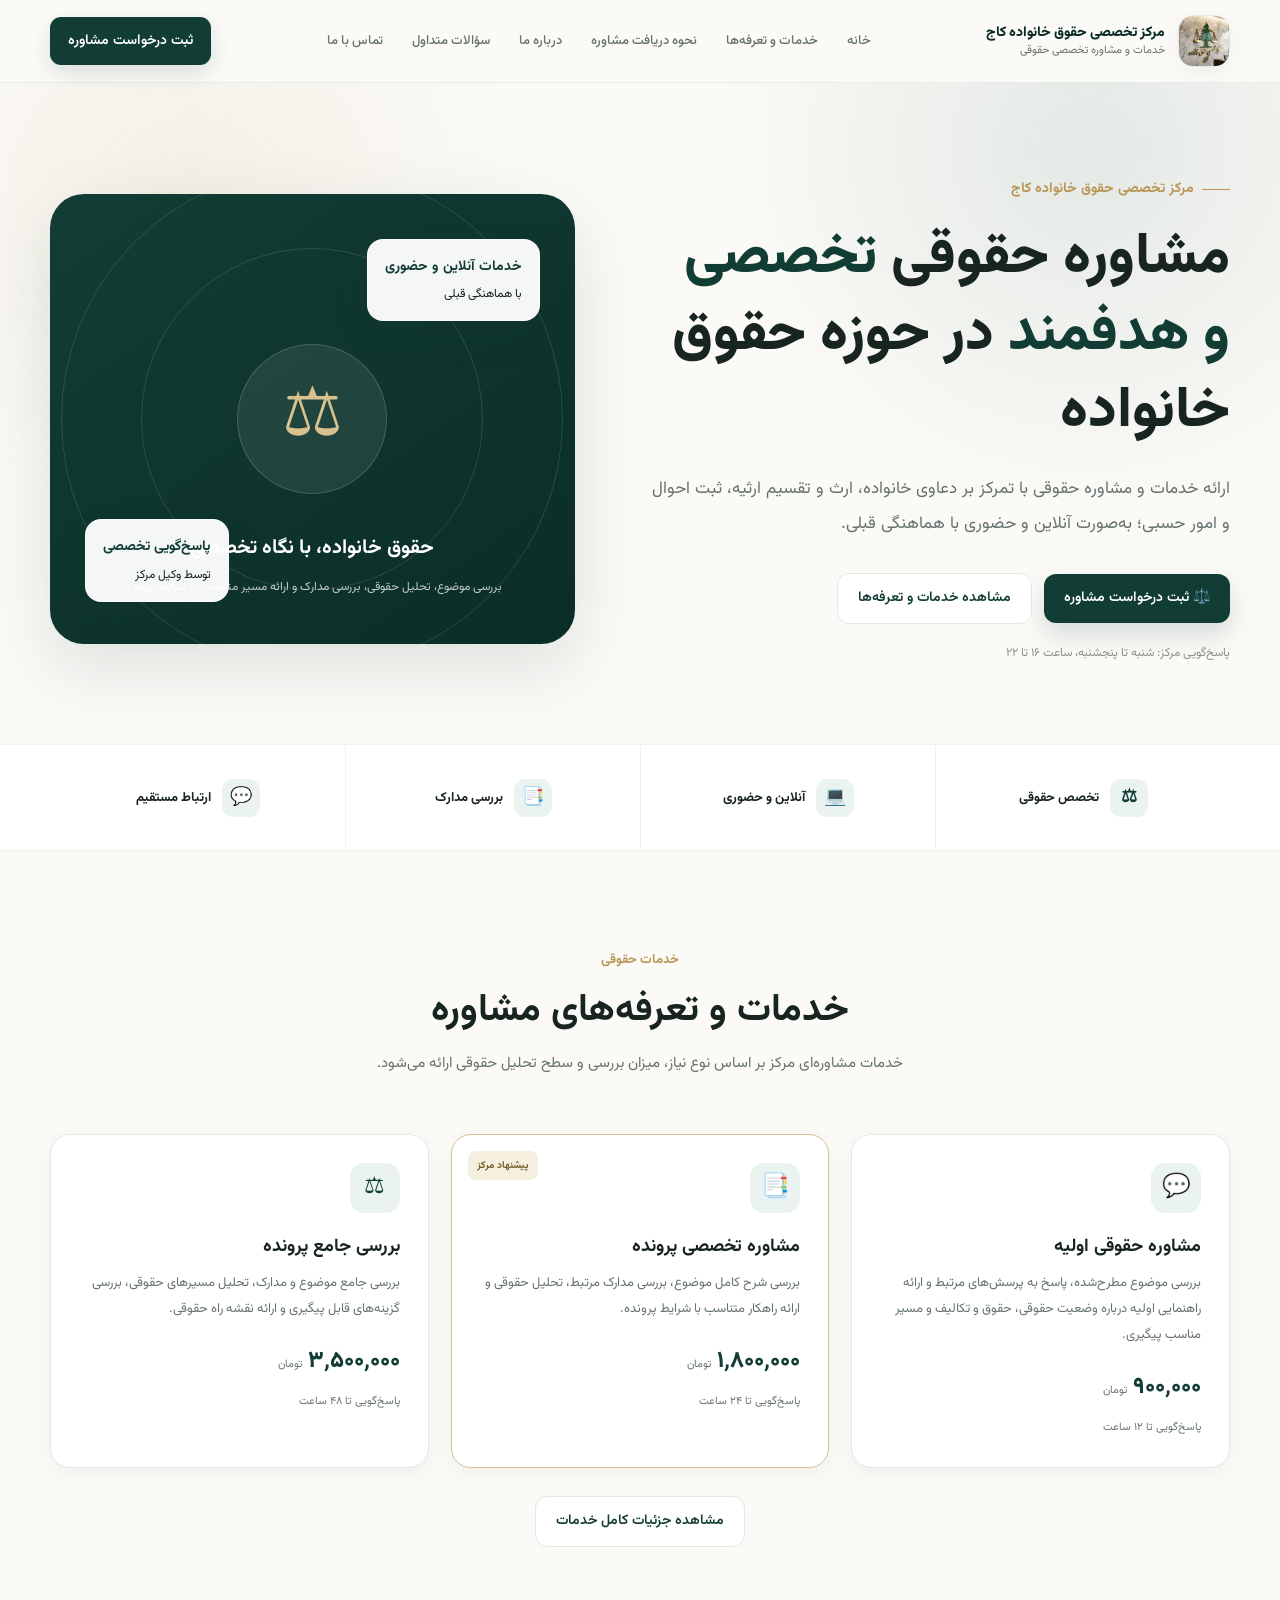
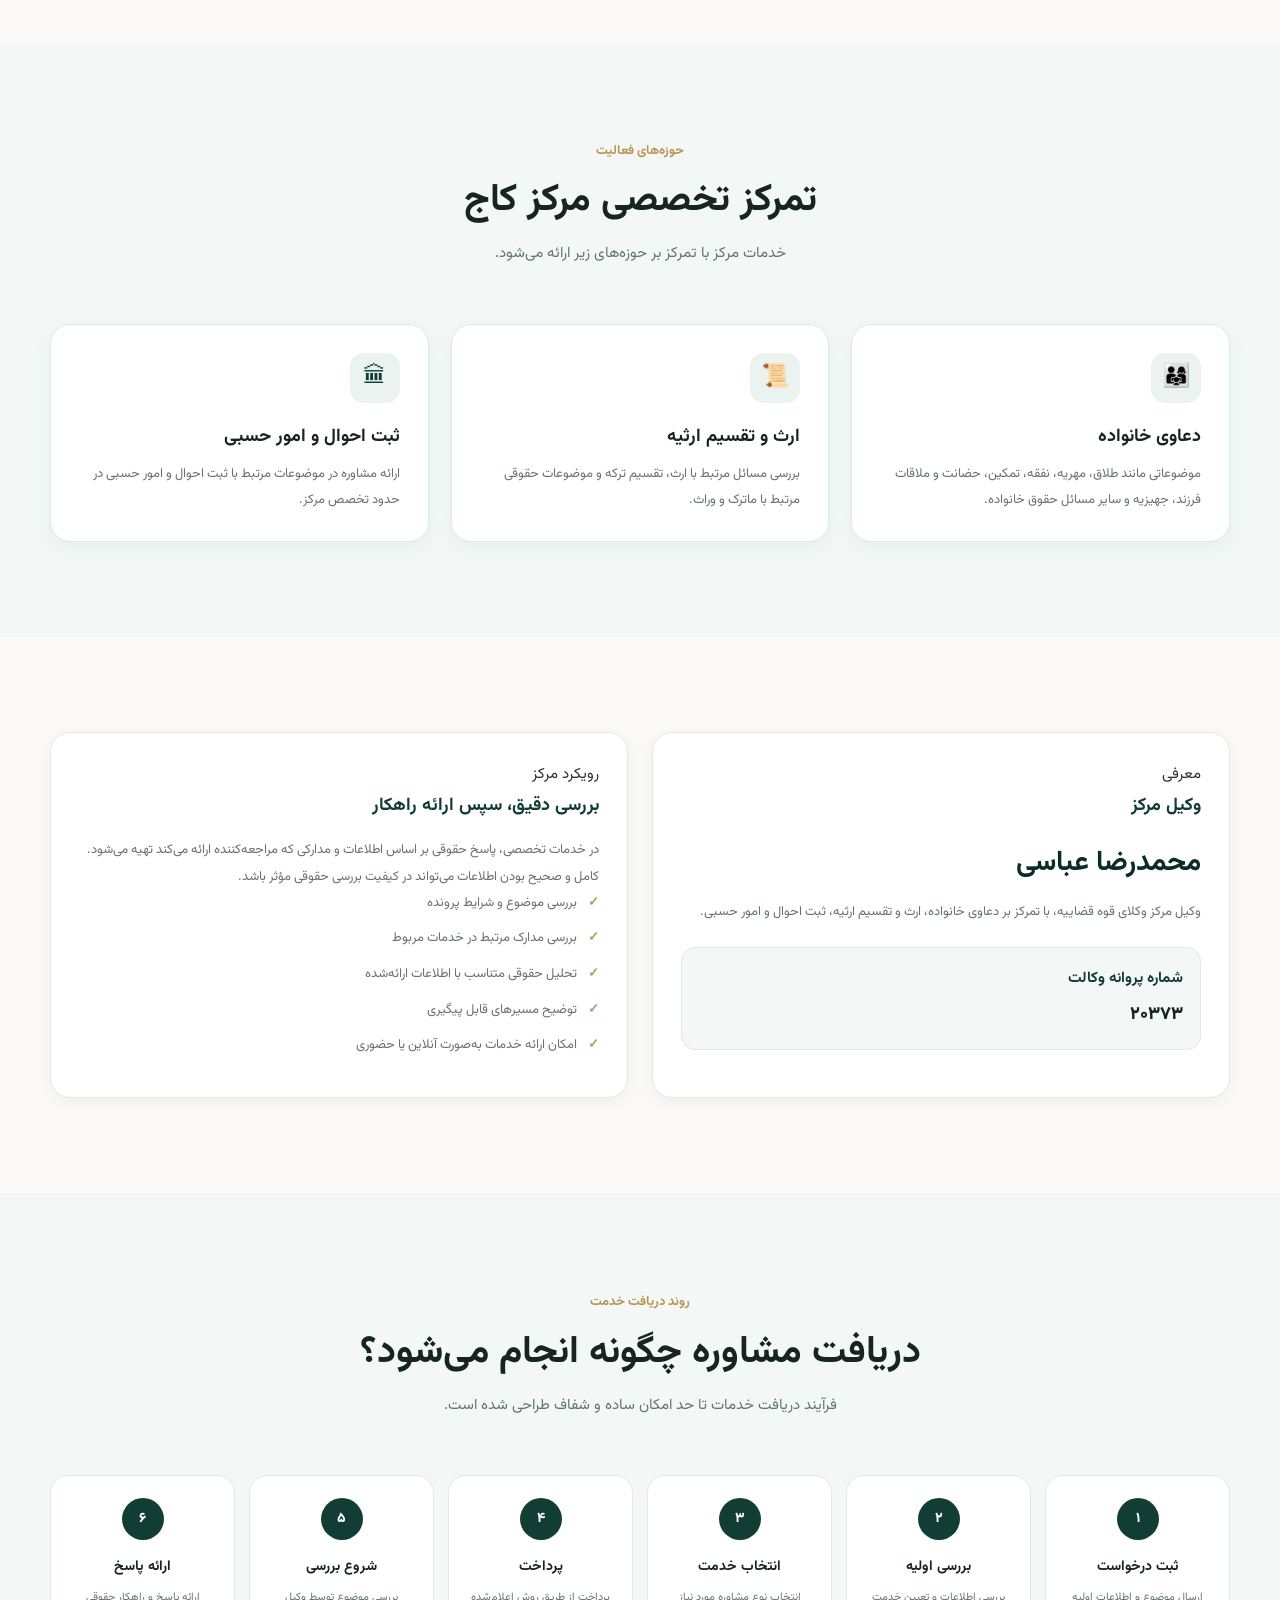
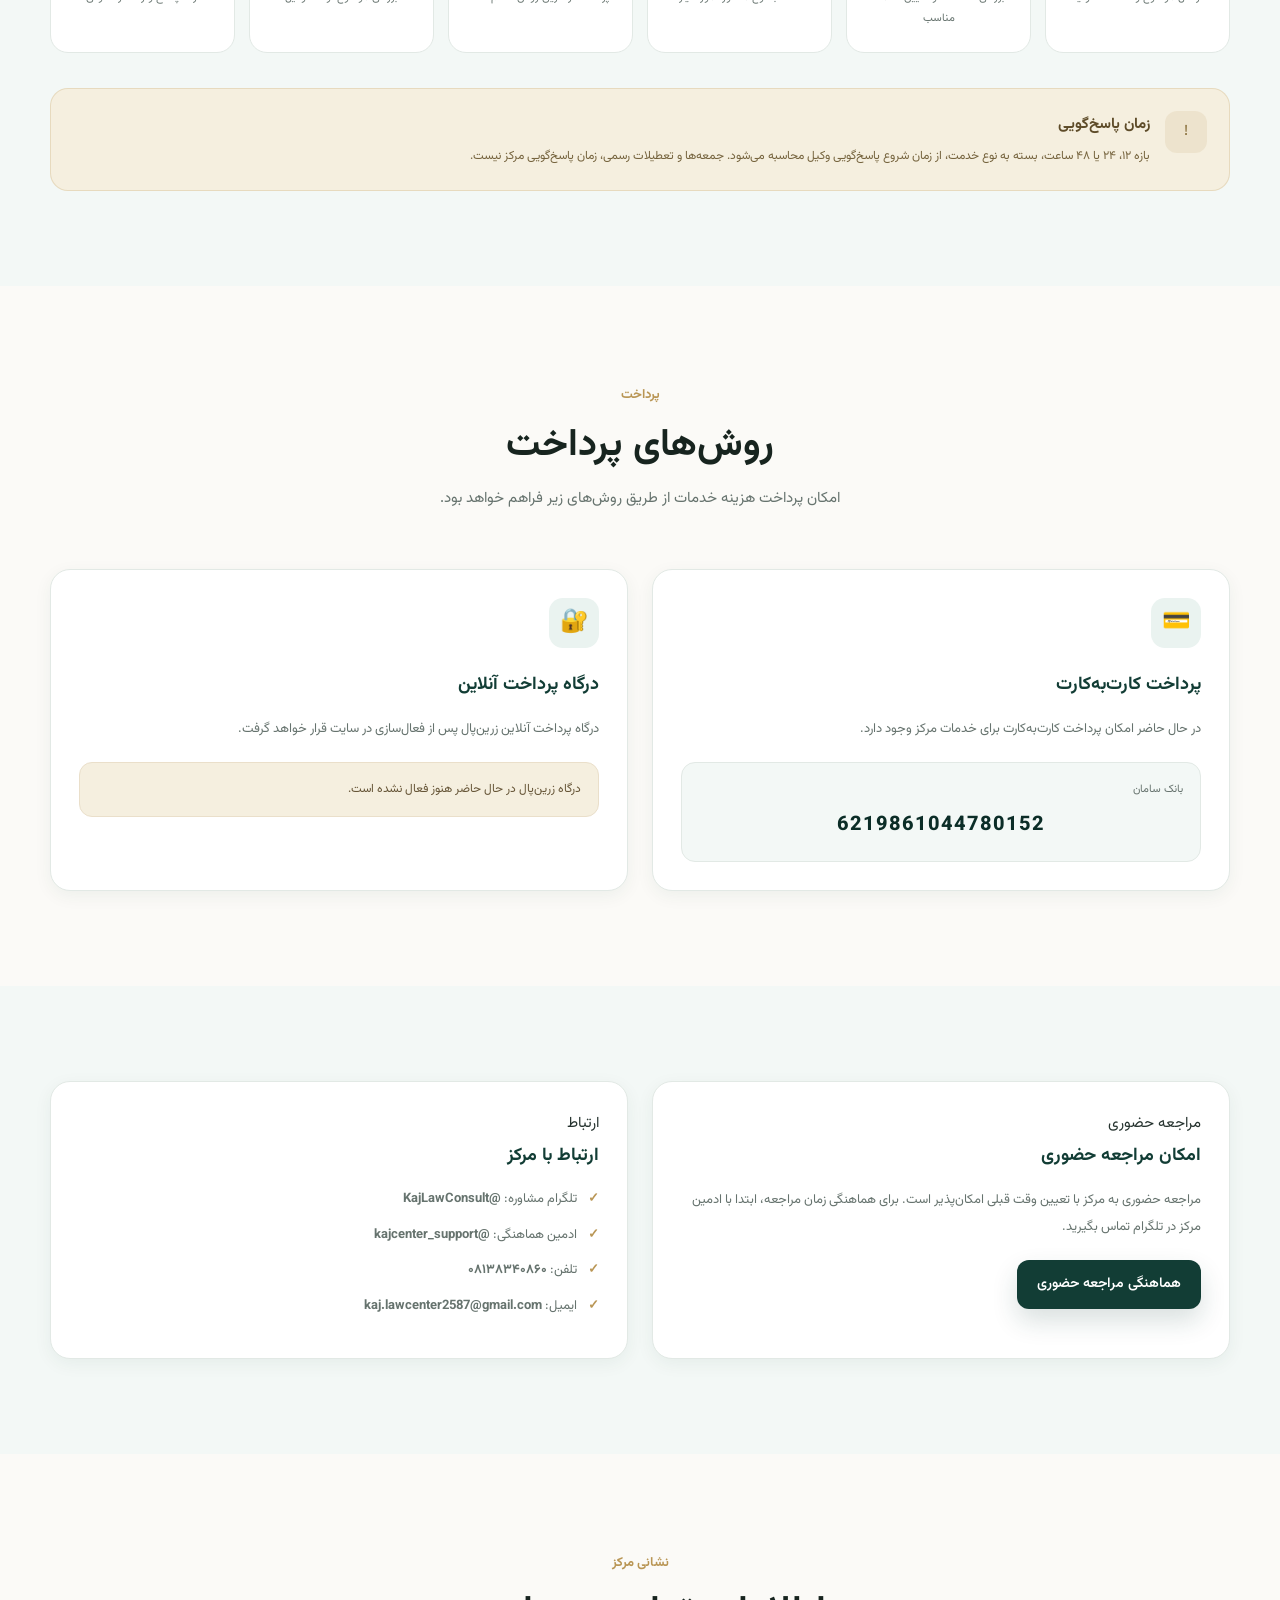
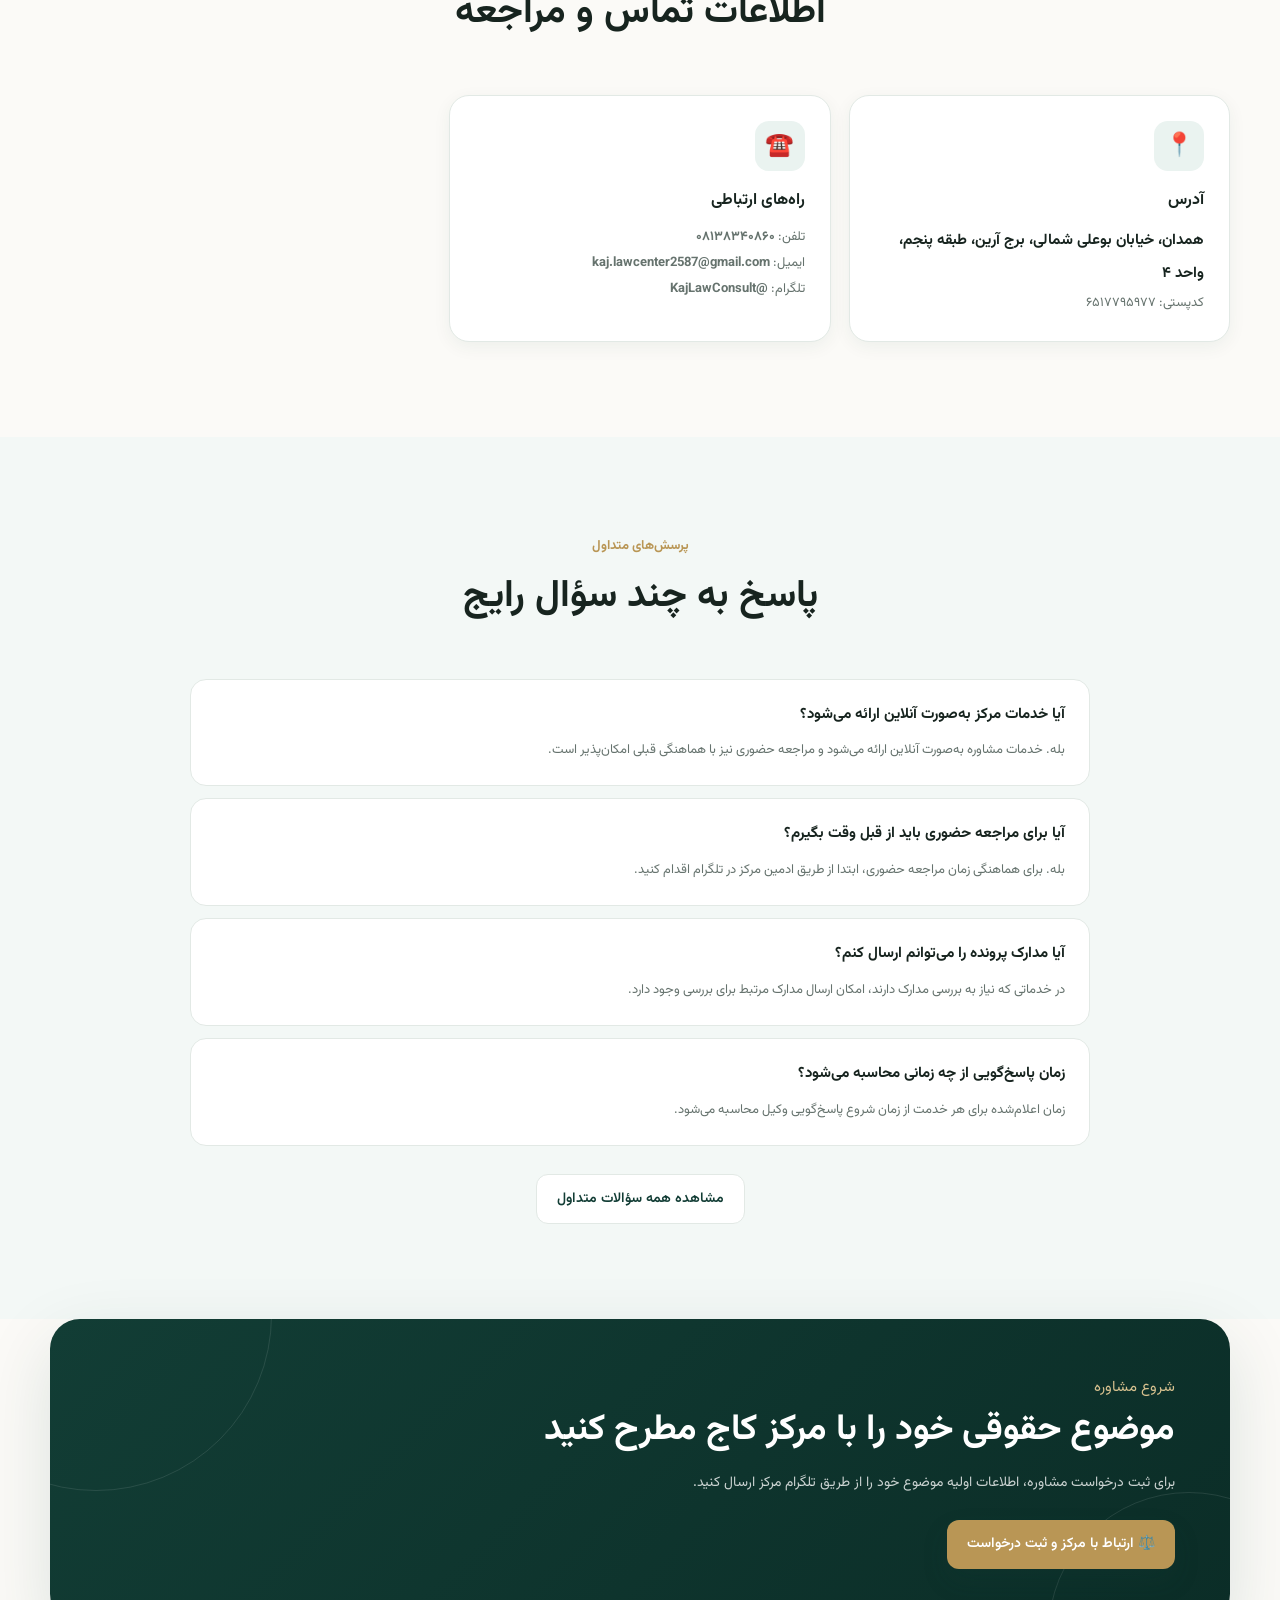
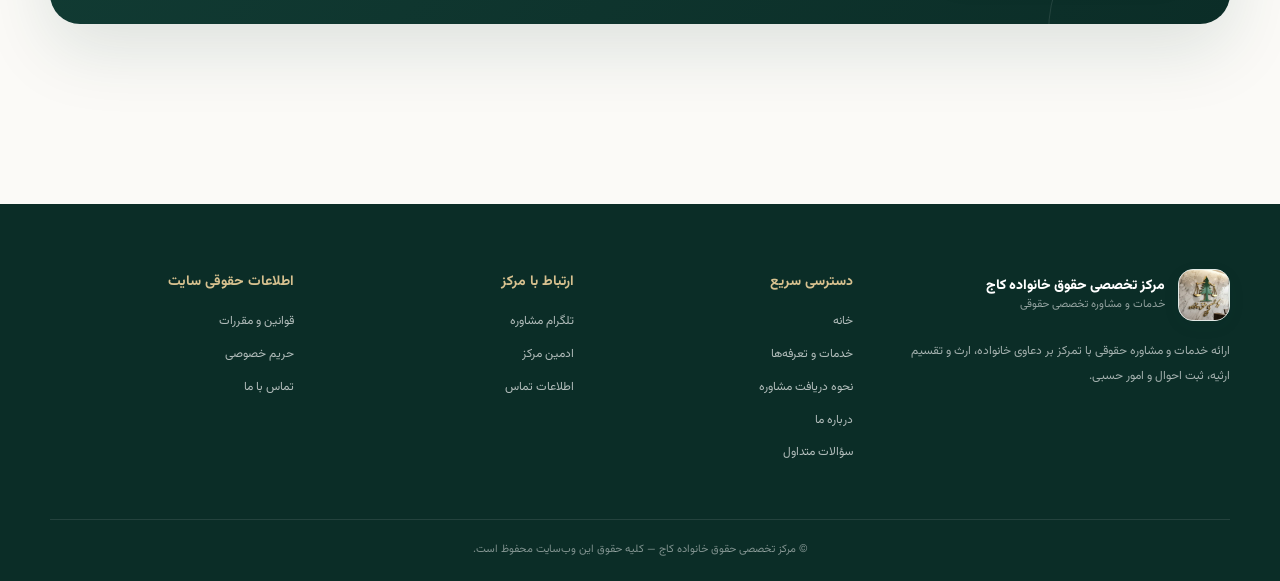
<file: index.html>
<!DOCTYPE html>
<html lang="fa" dir="rtl">

<head>
  <meta charset="UTF-8">
  <meta name="viewport" content="width=device-width, initial-scale=1.0">

  <title>مرکز تخصصی حقوق خانواده کاج | مشاوره حقوقی</title>

  <meta
    name="description"
    content="مرکز تخصصی حقوق خانواده کاج؛ ارائه خدمات و مشاوره حقوقی آنلاین و حضوری در زمینه دعاوی خانواده، ارث و تقسیم ارثیه، ثبت احوال و امور حسبی."
  >

  <link rel="stylesheet" href="style.css">
</head>

<body>

<!-- ==================================================
     HEADER
================================================== -->

<header class="site-header">

  <div class="container nav-wrap">

    <!-- BRAND -->

    <a href="index.html" class="brand">

      <div class="brand-mark">
        <img
          src="IMG_20260722_153449_247.jpg"
          alt="لوگوی مرکز تخصصی حقوق خانواده کاج"
        >
      </div>

      <div class="brand-text">

        <strong class="brand-title">
          مرکز تخصصی حقوق خانواده کاج
        </strong>

        <span class="brand-subtitle">
          خدمات و مشاوره تخصصی حقوقی
        </span>

      </div>

    </a>


    <!-- MAIN NAVIGATION -->

    <nav
      class="main-nav"
      aria-label="منوی اصلی سایت"
    >

      <a
        href="index.html"
        aria-label="صفحه اصلی"
      >
        خانه
      </a>

      <a
        href="services.html"
        aria-label="خدمات و تعرفه‌های مرکز"
      >
        خدمات و تعرفه‌ها
      </a>

      <a
        href="process.html"
        aria-label="نحوه دریافت مشاوره"
      >
        نحوه دریافت مشاوره
      </a>

      <a
        href="about.html"
        aria-label="درباره مرکز تخصصی حقوق خانواده کاج"
      >
        درباره ما
      </a>

      <a
        href="faq.html"
        aria-label="سؤالات متداول"
      >
        سؤالات متداول
      </a>

      <a
        href="contact.html"
        aria-label="تماس با مرکز"
      >
        تماس با ما
      </a>

    </nav>


    <!-- CONSULTATION BUTTON -->

    <a
      href="https://t.me/KajLawConsult"
      class="btn nav-button"
      target="_blank"
      rel="noopener noreferrer"
      aria-label="ثبت درخواست مشاوره در تلگرام"
    >
      ثبت درخواست مشاوره
    </a>

  </div>

</header>


<!-- ==================================================
     MAIN
================================================== -->

<main>


<!-- ==================================================
     HERO
================================================== -->

<section class="hero">

  <div class="container hero-grid">

    <!-- HERO CONTENT -->

    <div class="hero-content">

      <div class="hero-eyebrow">
        مرکز تخصصی حقوق خانواده کاج
      </div>

      <h1>
        مشاوره حقوقی
        <span>تخصصی و هدفمند</span>
        در حوزه حقوق خانواده
      </h1>

      <p class="hero-text">

        ارائه خدمات و مشاوره حقوقی با تمرکز بر
        دعاوی خانواده، ارث و تقسیم ارثیه،
        ثبت احوال و امور حسبی؛
        به‌صورت آنلاین و حضوری با هماهنگی قبلی.

      </p>

      <div class="hero-actions">

        <a
          href="https://t.me/KajLawConsult"
          class="btn btn-primary"
          target="_blank"
          rel="noopener noreferrer"
        >
          ⚖️ ثبت درخواست مشاوره
        </a>

        <a
          href="services.html"
          class="btn btn-secondary"
        >
          مشاهده خدمات و تعرفه‌ها
        </a>

      </div>

      <div class="hero-note">

        پاسخ‌گویی مرکز:
        شنبه تا پنجشنبه، ساعت ۱۶ تا ۲۲

      </div>

    </div>


    <!-- HERO VISUAL -->

    <div class="hero-visual">

      <div class="hero-card">

        <div class="hero-symbol">
          ⚖
        </div>

        <div
          style="
            position:absolute;
            z-index:3;
            bottom:45px;
            right:0;
            left:0;
            text-align:center;
            padding:0 30px;
          "
        >

          <h3
            style="
              color:#fff;
              font-size:20px;
              margin-bottom:8px;
            "
          >
            حقوق خانواده،
            با نگاه تخصصی
          </h3>

          <p
            style="
              color:rgba(255,255,255,.75);
              font-size:12px;
              line-height:2;
            "
          >
            بررسی موضوع، تحلیل حقوقی،
            بررسی مدارک و ارائه مسیر متناسب
            با شرایط پرونده.
          </p>

        </div>

      </div>


      <div class="floating-card float-one">

        <strong>
          خدمات آنلاین و حضوری
        </strong>

        <span>
          با هماهنگی قبلی
        </span>

      </div>


      <div class="floating-card float-two">

        <strong>
          پاسخ‌گویی تخصصی
        </strong>

        <span>
          توسط وکیل مرکز
        </span>

      </div>

    </div>

  </div>

</section>


<!-- ==================================================
     TRUST BAR
================================================== -->

<section class="trust-bar">

  <div class="container">

    <div class="trust-grid">

      <div class="trust-item">

        <div class="trust-icon">
          ⚖
        </div>

        <div>
          <strong>
            تخصص حقوقی
          </strong>
        </div>

      </div>


      <div class="trust-item">

        <div class="trust-icon">
          💻
        </div>

        <div>
          <strong>
            آنلاین و حضوری
          </strong>
        </div>

      </div>


      <div class="trust-item">

        <div class="trust-icon">
          📑
        </div>

        <div>
          <strong>
            بررسی مدارک
          </strong>
        </div>

      </div>


      <div class="trust-item">

        <div class="trust-icon">
          💬
        </div>

        <div>
          <strong>
            ارتباط مستقیم
          </strong>
        </div>

      </div>

    </div>

  </div>

</section>


<!-- ==================================================
     SERVICES
================================================== -->

<section class="section">

  <div class="container">

    <div class="section-title">

      <div class="eyebrow">
        خدمات حقوقی
      </div>

      <h2>
        خدمات و تعرفه‌های مشاوره
      </h2>

      <p>
        خدمات مشاوره‌ای مرکز بر اساس نوع نیاز،
        میزان بررسی و سطح تحلیل حقوقی ارائه می‌شود.
      </p>

    </div>


    <div class="cards">


      <!-- SERVICE 1 -->

      <article class="card price-card">

        <div class="card-icon">
          💬
        </div>

        <h3>
          مشاوره حقوقی اولیه
        </h3>

        <p>
          بررسی موضوع مطرح‌شده،
          پاسخ به پرسش‌های مرتبط و ارائه
          راهنمایی اولیه درباره وضعیت حقوقی،
          حقوق و تکالیف و مسیر مناسب پیگیری.
        </p>

        <div class="price">
          ۹۰۰٬۰۰۰
          <small>تومان</small>
        </div>

        <div
          style="
            margin-top:8px;
            color:var(--muted);
            font-size:11px;
          "
        >
          پاسخ‌گویی تا ۱۲ ساعت
        </div>

      </article>


      <!-- SERVICE 2 -->

      <article class="card price-card featured">

        <div class="card-icon">
          📑
        </div>

        <h3>
          مشاوره تخصصی پرونده
        </h3>

        <p>
          بررسی شرح کامل موضوع،
          بررسی مدارک مرتبط،
          تحلیل حقوقی و ارائه راهکار
          متناسب با شرایط پرونده.
        </p>

        <div class="price">
          ۱٬۸۰۰٬۰۰۰
          <small>تومان</small>
        </div>

        <div
          style="
            margin-top:8px;
            color:var(--muted);
            font-size:11px;
          "
        >
          پاسخ‌گویی تا ۲۴ ساعت
        </div>

      </article>


      <!-- SERVICE 3 -->

      <article class="card price-card">

        <div class="card-icon">
          ⚖
        </div>

        <h3>
          بررسی جامع پرونده
        </h3>

        <p>
          بررسی جامع موضوع و مدارک،
          تحلیل مسیرهای حقوقی،
          بررسی گزینه‌های قابل پیگیری
          و ارائه نقشه راه حقوقی.
        </p>

        <div class="price">
          ۳٬۵۰۰٬۰۰۰
          <small>تومان</small>
        </div>

        <div
          style="
            margin-top:8px;
            color:var(--muted);
            font-size:11px;
          "
        >
          پاسخ‌گویی تا ۴۸ ساعت
        </div>

      </article>

    </div>


    <div
      style="
        text-align:center;
        margin-top:28px;
      "
    >

      <a
        href="services.html"
        class="btn btn-secondary"
      >
        مشاهده جزئیات کامل خدمات
      </a>

    </div>

  </div>

</section>


<!-- ==================================================
     AREAS OF EXPERTISE
================================================== -->

<section class="section section-soft">

  <div class="container">

    <div class="section-title">

      <div class="eyebrow">
        حوزه‌های فعالیت
      </div>

      <h2>
        تمرکز تخصصی مرکز کاج
      </h2>

      <p>
        خدمات مرکز با تمرکز بر حوزه‌های زیر ارائه می‌شود.
      </p>

    </div>


    <div class="cards">


      <article class="card">

        <div class="card-icon">
          👨‍👩‍👧
        </div>

        <h3>
          دعاوی خانواده
        </h3>

        <p>
          موضوعاتی مانند طلاق،
          مهریه، نفقه، تمکین،
          حضانت و ملاقات فرزند،
          جهیزیه و سایر مسائل حقوق خانواده.
        </p>

      </article>


      <article class="card">

        <div class="card-icon">
          📜
        </div>

        <h3>
          ارث و تقسیم ارثیه
        </h3>

        <p>
          بررسی مسائل مرتبط با ارث،
          تقسیم ترکه و موضوعات حقوقی
          مرتبط با ماترک و وراث.
        </p>

      </article>


      <article class="card">

        <div class="card-icon">
          🏛
        </div>

        <h3>
          ثبت احوال و امور حسبی
        </h3>

        <p>
          ارائه مشاوره در موضوعات
          مرتبط با ثبت احوال و
          امور حسبی در حدود تخصص مرکز.
        </p>

      </article>

    </div>

  </div>

</section>


<!-- ==================================================
     LAWYER / CENTER INTRO
================================================== -->

<section class="section">

  <div class="container info-grid">


    <div class="info-box">

      <div class="eyebrow">
        معرفی
      </div>

      <h3>
        وکیل مرکز
      </h3>

      <h2
        style="
          color:var(--green-dark);
          font-size:28px;
          margin-bottom:8px;
        "
      >
        محمدرضا عباسی
      </h2>

      <p>
        وکیل مرکز وکلای قوه قضاییه،
        با تمرکز بر دعاوی خانواده،
        ارث و تقسیم ارثیه،
        ثبت احوال و امور حسبی.
      </p>

      <div
        style="
          margin-top:22px;
          padding:17px;
          background:var(--green-4);
          border-radius:14px;
          border:1px solid var(--border);
        "
      >

        <strong style="color:var(--green);">
          شماره پروانه وکالت
        </strong>

        <div
          style="
            color:var(--text-dark);
            font-size:18px;
            font-weight:800;
            margin-top:4px;
          "
        >
          ۲۰۳۷۳
        </div>

      </div>

    </div>


    <div class="info-box">

      <div class="eyebrow">
        رویکرد مرکز
      </div>

      <h3>
        بررسی دقیق، سپس ارائه راهکار
      </h3>

      <p>
        در خدمات تخصصی، پاسخ حقوقی بر اساس
        اطلاعات و مدارکی که مراجعه‌کننده
        ارائه می‌کند تهیه می‌شود.
        کامل و صحیح بودن اطلاعات می‌تواند
        در کیفیت بررسی حقوقی مؤثر باشد.
      </p>

      <ul class="info-list">

        <li>
          بررسی موضوع و شرایط پرونده
        </li>

        <li>
          بررسی مدارک مرتبط در خدمات مربوط
        </li>

        <li>
          تحلیل حقوقی متناسب با اطلاعات ارائه‌شده
        </li>

        <li>
          توضیح مسیرهای قابل پیگیری
        </li>

        <li>
          امکان ارائه خدمات به‌صورت آنلاین یا حضوری
        </li>

      </ul>

    </div>

  </div>

</section>


<!-- ==================================================
     PROCESS
================================================== -->

<section class="section section-soft">

  <div class="container">

    <div class="section-title">

      <div class="eyebrow">
        روند دریافت خدمت
      </div>

      <h2>
        دریافت مشاوره چگونه انجام می‌شود؟
      </h2>

      <p>
        فرآیند دریافت خدمات تا حد امکان ساده و شفاف طراحی شده است.
      </p>

    </div>


    <div class="steps">


      <div class="step">

        <div class="step-number">
          ۱
        </div>

        <h3>
          ثبت درخواست
        </h3>

        <p>
          ارسال موضوع و اطلاعات اولیه
        </p>

      </div>


      <div class="step">

        <div class="step-number">
          ۲
        </div>

        <h3>
          بررسی اولیه
        </h3>

        <p>
          بررسی اطلاعات و تعیین خدمت مناسب
        </p>

      </div>


      <div class="step">

        <div class="step-number">
          ۳
        </div>

        <h3>
          انتخاب خدمت
        </h3>

        <p>
          انتخاب نوع مشاوره مورد نیاز
        </p>

      </div>


      <div class="step">

        <div class="step-number">
          ۴
        </div>

        <h3>
          پرداخت
        </h3>

        <p>
          پرداخت از طریق روش اعلام‌شده
        </p>

      </div>


      <div class="step">

        <div class="step-number">
          ۵
        </div>

        <h3>
          شروع بررسی
        </h3>

        <p>
          بررسی موضوع توسط وکیل
        </p>

      </div>


      <div class="step">

        <div class="step-number">
          ۶
        </div>

        <h3>
          ارائه پاسخ
        </h3>

        <p>
          ارائه پاسخ و راهکار حقوقی
        </p>

      </div>

    </div>


    <div style="margin-top:35px;">

      <div class="notice">

        <div class="notice-icon">
          !
        </div>

        <div>

          <h3>
            زمان پاسخ‌گویی
          </h3>

          <p>
            بازه ۱۲، ۲۴ یا ۴۸ ساعت،
            بسته به نوع خدمت، از زمان شروع پاسخ‌گویی وکیل محاسبه می‌شود.
            جمعه‌ها و تعطیلات رسمی، زمان پاسخ‌گویی مرکز نیست.
          </p>

        </div>

      </div>

    </div>

  </div>

</section>


<!-- ==================================================
     PAYMENT
================================================== -->

<section class="section">

  <div class="container">

    <div class="section-title">

      <div class="eyebrow">
        پرداخت
      </div>

      <h2>
        روش‌های پرداخت
      </h2>

      <p>
        امکان پرداخت هزینه خدمات از طریق روش‌های زیر فراهم خواهد بود.
      </p>

    </div>


    <div class="info-grid">


      <div class="info-box">

        <div class="card-icon">
          💳
        </div>

        <h3>
          پرداخت کارت‌به‌کارت
        </h3>

        <p>
          در حال حاضر امکان پرداخت کارت‌به‌کارت
          برای خدمات مرکز وجود دارد.
        </p>

        <div
          style="
            margin-top:20px;
            padding:17px;
            background:var(--green-4);
            border:1px solid var(--border);
            border-radius:14px;
          "
        >

          <div style="font-size:11px; color:var(--muted);">
            بانک سامان
          </div>

          <div
            style="
              direction:ltr;
              text-align:center;
              color:var(--green-dark);
              font-size:20px;
              font-weight:800;
              letter-spacing:1px;
              margin-top:5px;
            "
          >
            6219861044780152
          </div>

        </div>

      </div>


      <div class="info-box">

        <div class="card-icon">
          🔐
        </div>

        <h3>
          درگاه پرداخت آنلاین
        </h3>

        <p>
          درگاه پرداخت آنلاین زرین‌پال
          پس از فعال‌سازی در سایت قرار خواهد گرفت.
        </p>

        <div
          style="
            margin-top:20px;
            padding:15px 17px;
            background:var(--gold-soft);
            border:1px solid #eadfca;
            border-radius:13px;
            color:#665537;
            font-size:12px;
          "
        >
          درگاه زرین‌پال در حال حاضر
          هنوز فعال نشده است.
        </div>

      </div>

    </div>

  </div>

</section>


<!-- ==================================================
     IN-PERSON
================================================== -->

<section class="section section-soft">

  <div class="container info-grid">


    <div class="info-box">

      <div class="eyebrow">
        مراجعه حضوری
      </div>

      <h3>
        امکان مراجعه حضوری
      </h3>

      <p>
        مراجعه حضوری به مرکز با تعیین وقت قبلی
        امکان‌پذیر است.
        برای هماهنگی زمان مراجعه، ابتدا
        با ادمین مرکز در تلگرام تماس بگیرید.
      </p>

      <a
        href="https://t.me/kajcenter_support"
        class="btn btn-primary"
        target="_blank"
        rel="noopener noreferrer"
        style="margin-top:20px;"
      >
        هماهنگی مراجعه حضوری
      </a>

    </div>


    <div class="info-box">

      <div class="eyebrow">
        ارتباط
      </div>

      <h3>
        ارتباط با مرکز
      </h3>

      <ul class="info-list">

        <li>
          تلگرام مشاوره:
          <strong>@KajLawConsult</strong>
        </li>

        <li>
          ادمین هماهنگی:
          <strong>@kajcenter_support</strong>
        </li>

        <li>
          تلفن:
          <strong>۰۸۱۳۸۳۴۰۸۶۰</strong>
        </li>

        <li>
          ایمیل:
          <strong>kaj.lawcenter2587@gmail.com</strong>
        </li>

      </ul>

    </div>

  </div>

</section>


<!-- ==================================================
     ADDRESS
================================================== -->

<section class="section">

  <div class="container">

    <div class="section-title">

      <div class="eyebrow">
        نشانی مرکز
      </div>

      <h2>
        اطلاعات تماس و مراجعه
      </h2>

    </div>


    <div class="contact-grid">


      <div class="contact-card">

        <div class="card-icon">
          📍
        </div>

        <h3>
          آدرس
        </h3>

        <p
          style="
            color:var(--text-dark);
            font-size:15px;
            font-weight:700;
            line-height:2.2;
          "
        >
          همدان، خیابان بوعلی شمالی،
          برج آرین، طبقه پنجم، واحد ۴
        </p>

        <p>
          کدپستی:
          ۶۵۱۷۷۹۵۹۷۷
        </p>

      </div>


      <div class="contact-card">

        <div class="card-icon">
          ☎️
        </div>

        <h3>
          راه‌های ارتباطی
        </h3>

        <p>
          تلفن:
          <strong>۰۸۱۳۸۳۴۰۸۶۰</strong>
        </p>

        <p>
          ایمیل:
          <strong>
            kaj.lawcenter2587@gmail.com
          </strong>
        </p>

        <p>
          تلگرام:
          <strong>
            @KajLawConsult
          </strong>
        </p>

      </div>

    </div>

  </div>

</section>


<!-- ==================================================
     FAQ
================================================== -->

<section class="section section-soft">

  <div class="container">

    <div class="section-title">

      <div class="eyebrow">
        پرسش‌های متداول
      </div>

      <h2>
        پاسخ به چند سؤال رایج
      </h2>

    </div>


    <div class="faq-list">


      <div class="faq-item">

        <h3>
          آیا خدمات مرکز به‌صورت آنلاین ارائه می‌شود؟
        </h3>

        <p>
          بله. خدمات مشاوره به‌صورت آنلاین ارائه می‌شود
          و مراجعه حضوری نیز با هماهنگی قبلی امکان‌پذیر است.
        </p>

      </div>


      <div class="faq-item">

        <h3>
          آیا برای مراجعه حضوری باید از قبل وقت بگیرم؟
        </h3>

        <p>
          بله. برای هماهنگی زمان مراجعه حضوری،
          ابتدا از طریق ادمین مرکز در تلگرام اقدام کنید.
        </p>

      </div>


      <div class="faq-item">

        <h3>
          آیا مدارک پرونده را می‌توانم ارسال کنم؟
        </h3>

        <p>
          در خدماتی که نیاز به بررسی مدارک دارند،
          امکان ارسال مدارک مرتبط برای بررسی وجود دارد.
        </p>

      </div>


      <div class="faq-item">

        <h3>
          زمان پاسخ‌گویی از چه زمانی محاسبه می‌شود؟
        </h3>

        <p>
          زمان اعلام‌شده برای هر خدمت از زمان شروع پاسخ‌گویی
          وکیل محاسبه می‌شود.
        </p>

      </div>

    </div>


    <div
      style="
        text-align:center;
        margin-top:28px;
      "
    >

      <a
        href="faq.html"
        class="btn btn-secondary"
      >
        مشاهده همه سؤالات متداول
      </a>

    </div>

  </div>

</section>


<!-- ==================================================
     FINAL CTA
================================================== -->

<section
  style="
    padding:0 0 90px;
  "
>

  <div class="container">

    <div class="cta">

      <div class="cta-content">

        <div
          class="eyebrow"
          style="color:var(--gold-light);"
        >
          شروع مشاوره
        </div>

        <h2>
          موضوع حقوقی خود را با مرکز کاج مطرح کنید
        </h2>

        <p>
          برای ثبت درخواست مشاوره،
          اطلاعات اولیه موضوع خود را از طریق
          تلگرام مرکز ارسال کنید.
        </p>

        <a
          href="https://t.me/KajLawConsult"
          class="btn btn-primary"
          target="_blank"
          rel="noopener noreferrer"
        >
          ⚖️ ارتباط با مرکز و ثبت درخواست
        </a>

      </div>

    </div>

  </div>

</section>


</main>


<!-- ==================================================
     FOOTER
================================================== -->

<footer class="site-footer">

  <div class="container">

    <div class="footer-grid">


      <!-- FOOTER BRAND -->

      <div class="footer-brand">

        <a
          href="index.html"
          class="brand"
        >

          <div class="brand-mark">
            <img
              src="IMG_20260722_153449_247.jpg"
              alt="لوگوی مرکز تخصصی حقوق خانواده کاج"
            >
          </div>

          <div class="brand-text">

            <strong>
              مرکز تخصصی حقوق خانواده کاج
            </strong>

            <span>
              خدمات و مشاوره تخصصی حقوقی
            </span>

          </div>

        </a>

        <p class="footer-description">
          ارائه خدمات و مشاوره حقوقی
          با تمرکز بر دعاوی خانواده،
          ارث و تقسیم ارثیه،
          ثبت احوال و امور حسبی.
        </p>

      </div>


      <!-- QUICK ACCESS -->

      <div class="footer-column">

        <h3>
          دسترسی سریع
        </h3>

        <a href="index.html">
          خانه
        </a>

        <a href="services.html">
          خدمات و تعرفه‌ها
        </a>

        <a href="process.html">
          نحوه دریافت مشاوره
        </a>

        <a href="about.html">
          درباره ما
        </a>

        <a href="faq.html">
          سؤالات متداول
        </a>

      </div>


      <!-- CONTACT -->

      <div class="footer-column">

        <h3>
          ارتباط با مرکز
        </h3>

        <a
          href="https://t.me/KajLawConsult"
          target="_blank"
          rel="noopener noreferrer"
        >
          تلگرام مشاوره
        </a>

        <a
          href="https://t.me/kajcenter_support"
          target="_blank"
          rel="noopener noreferrer"
        >
          ادمین مرکز
        </a>

        <a href="contact.html">
          اطلاعات تماس
        </a>

      </div>


      <!-- LEGAL -->

      <div class="footer-column">

        <h3>
          اطلاعات حقوقی سایت
        </h3>

        <a href="terms.html">
          قوانین و مقررات
        </a>

        <a href="privacy.html">
          حریم خصوصی
        </a>

        <a href="contact.html">
          تماس با ما
        </a>

      </div>

    </div>


    <div class="footer-bottom">

      © مرکز تخصصی حقوق خانواده کاج —
      کلیه حقوق این وب‌سایت محفوظ است.

    </div>

  </div>

</footer>


</body>
</html>
</file>
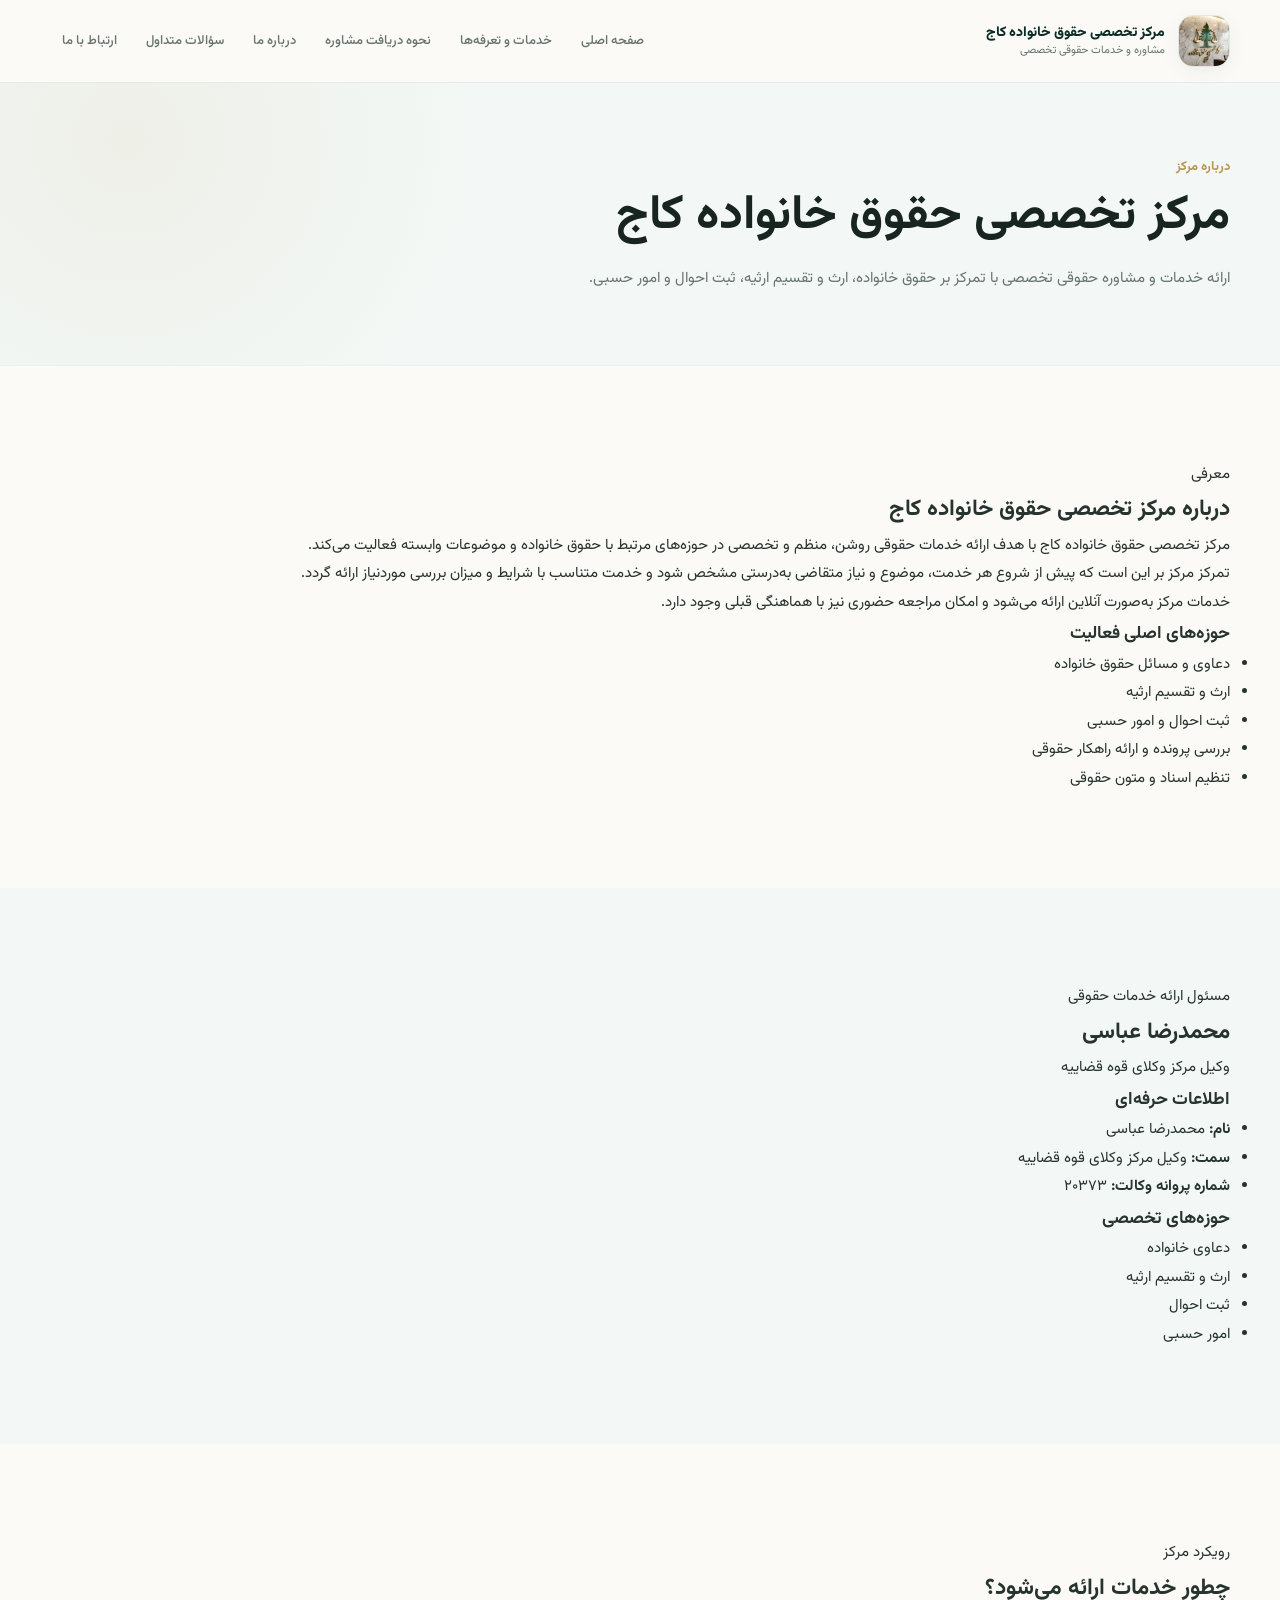
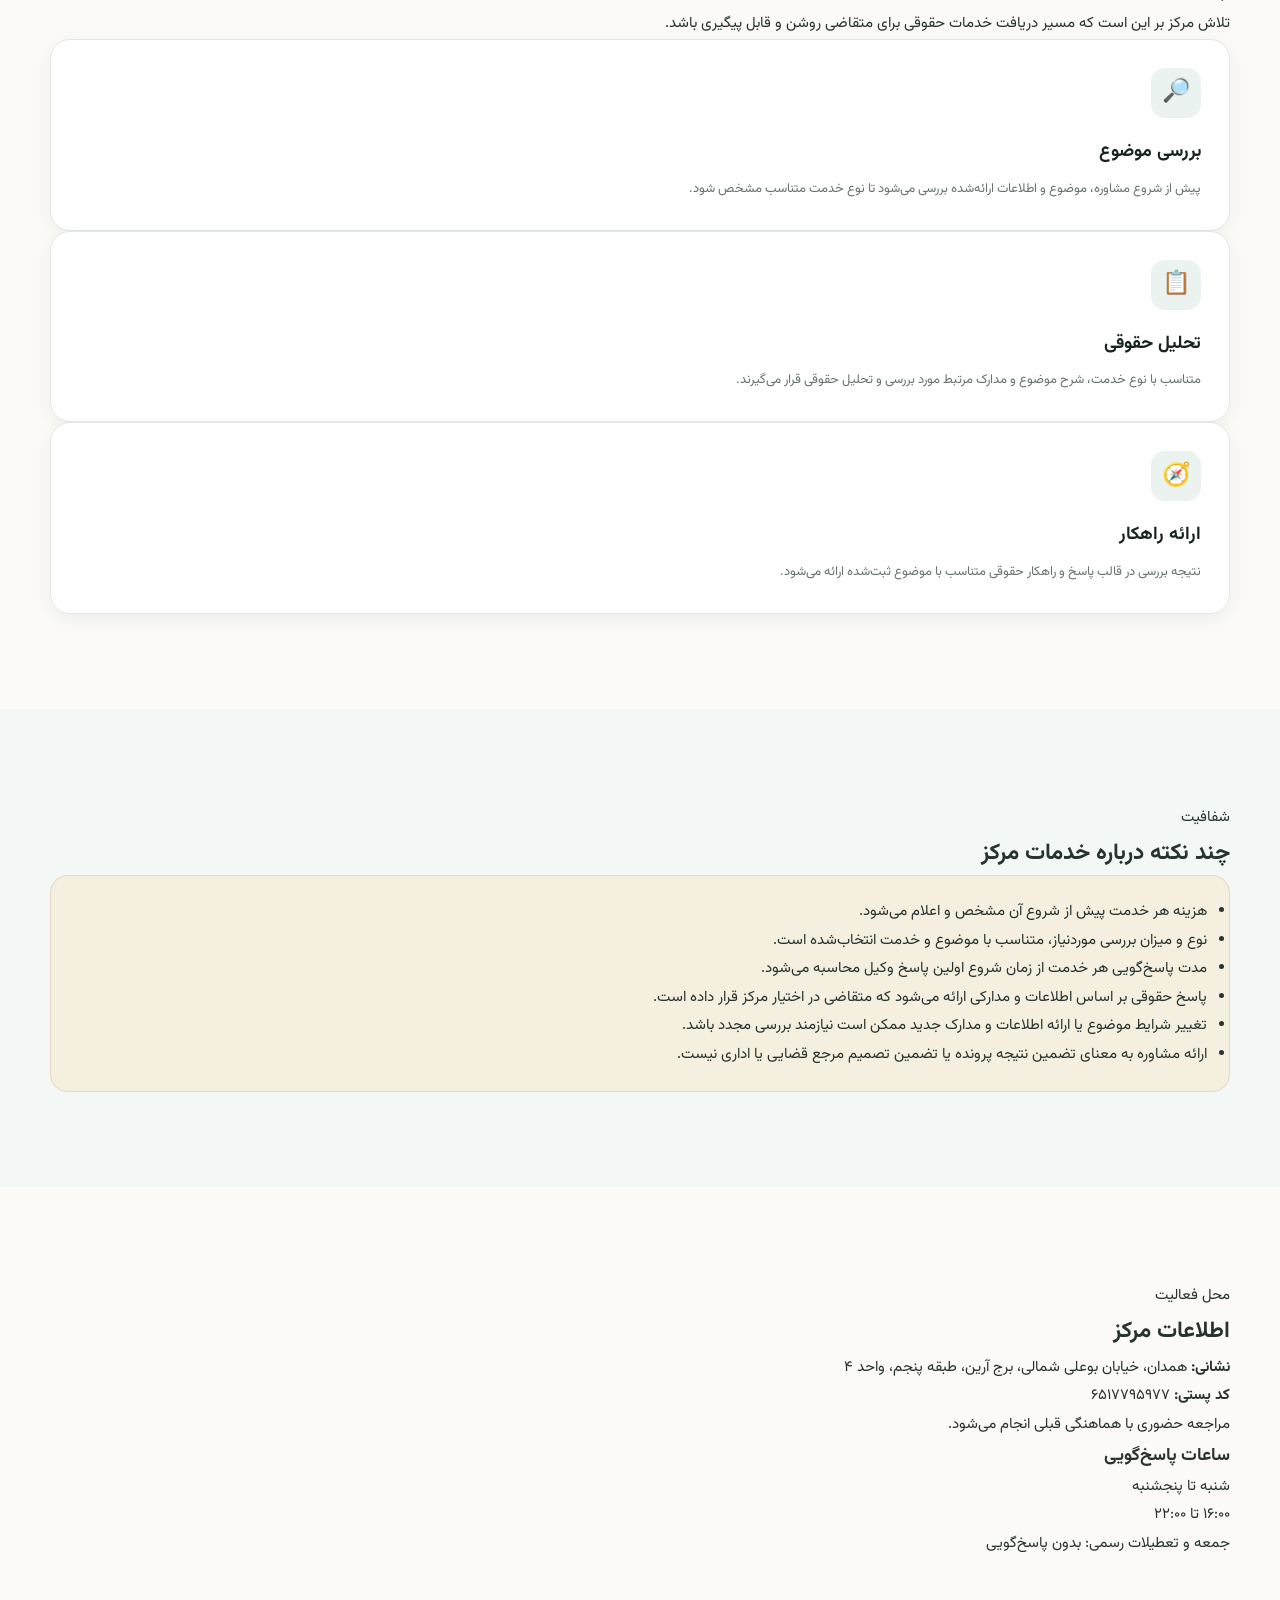
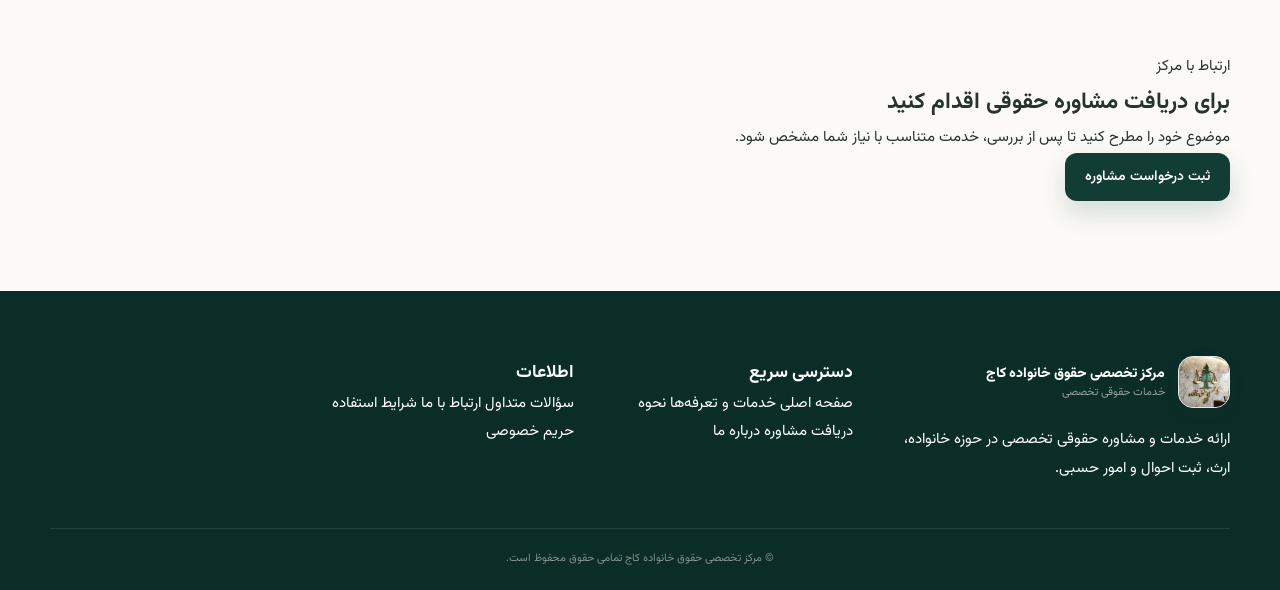
<file: about.html>
<!DOCTYPE html>
<html lang="fa" dir="rtl">
<head>
    <meta charset="UTF-8">
    <meta name="viewport" content="width=device-width, initial-scale=1.0">

    <title>درباره ما | مرکز تخصصی حقوق خانواده کاج</title>

    <meta name="description" content="آشنایی با مرکز تخصصی حقوق خانواده کاج، حوزه‌های فعالیت، اطلاعات وکیل مرکز و راه‌های ارتباطی.">

    <link rel="stylesheet" href="style.css">
</head>

<body>

<header class="site-header">
    <div class="container nav-wrap">

        <a href="index.html" class="brand">
            <div class="brand-mark">
                <img src="IMG_20260722_153449_247.jpg"
                     alt="لوگوی مرکز تخصصی حقوق خانواده کاج">
            </div>

            <div class="brand-text">
                <strong>مرکز تخصصی حقوق خانواده کاج</strong>
                <span>مشاوره و خدمات حقوقی تخصصی</span>
            </div>
        </a>

        <nav class="main-nav">
            <a href="index.html">صفحه اصلی</a>
            <a href="services.html">خدمات و تعرفه‌ها</a>
            <a href="process.html">نحوه دریافت مشاوره</a>
            <a href="about.html" class="active">درباره ما</a>
            <a href="faq.html">سؤالات متداول</a>
            <a href="contact.html">ارتباط با ما</a>
        </nav>

    </div>
</header>


<main>

    <!-- Page Hero -->
    <section class="page-hero">
        <div class="container">

            <span class="eyebrow">درباره مرکز</span>

            <h1>مرکز تخصصی حقوق خانواده کاج</h1>

            <p>
                ارائه خدمات و مشاوره حقوقی تخصصی با تمرکز بر حقوق خانواده،
                ارث و تقسیم ارثیه، ثبت احوال و امور حسبی.
            </p>

        </div>
    </section>


    <!-- About Center -->
    <section class="section">

        <div class="container two-col">

            <div>

                <span class="eyebrow">معرفی</span>

                <h2>درباره مرکز تخصصی حقوق خانواده کاج</h2>

                <p>
                    مرکز تخصصی حقوق خانواده کاج با هدف ارائه خدمات حقوقی
                    روشن، منظم و تخصصی در حوزه‌های مرتبط با حقوق خانواده
                    و موضوعات وابسته فعالیت می‌کند.
                </p>

                <p>
                    تمرکز مرکز بر این است که پیش از شروع هر خدمت،
                    موضوع و نیاز متقاضی به‌درستی مشخص شود و خدمت متناسب
                    با شرایط و میزان بررسی موردنیاز ارائه گردد.
                </p>

                <p>
                    خدمات مرکز به‌صورت آنلاین ارائه می‌شود و امکان مراجعه
                    حضوری نیز با هماهنگی قبلی وجود دارد.
                </p>

            </div>


            <div class="info-card">

                <h3>حوزه‌های اصلی فعالیت</h3>

                <ul class="feature-list">

                    <li>
                        دعاوی و مسائل حقوق خانواده
                    </li>

                    <li>
                        ارث و تقسیم ارثیه
                    </li>

                    <li>
                        ثبت احوال و امور حسبی
                    </li>

                    <li>
                        بررسی پرونده و ارائه راهکار حقوقی
                    </li>

                    <li>
                        تنظیم اسناد و متون حقوقی
                    </li>

                </ul>

            </div>

        </div>

    </section>


    <!-- Lawyer -->
    <section class="section section-soft">

        <div class="container">

            <div class="section-heading">

                <span class="eyebrow">مسئول ارائه خدمات حقوقی</span>

                <h2>محمدرضا عباسی</h2>

                <p>
                    وکیل مرکز وکلای قوه قضاییه
                </p>

            </div>


            <div class="two-col">

                <div class="info-card">

                    <h3>اطلاعات حرفه‌ای</h3>

                    <ul class="feature-list">

                        <li>
                            <strong>نام:</strong>
                            محمدرضا عباسی
                        </li>

                        <li>
                            <strong>سمت:</strong>
                            وکیل مرکز وکلای قوه قضاییه
                        </li>

                        <li>
                            <strong>شماره پروانه وکالت:</strong>
                            ۲۰۳۷۳
                        </li>

                    </ul>

                </div>


                <div class="info-card">

                    <h3>حوزه‌های تخصصی</h3>

                    <ul class="feature-list">

                        <li>
                            دعاوی خانواده
                        </li>

                        <li>
                            ارث و تقسیم ارثیه
                        </li>

                        <li>
                            ثبت احوال
                        </li>

                        <li>
                            امور حسبی
                        </li>

                    </ul>

                </div>

            </div>

        </div>

    </section>


    <!-- Approach -->
    <section class="section">

        <div class="container">

            <div class="section-heading">

                <span class="eyebrow">رویکرد مرکز</span>

                <h2>چطور خدمات ارائه می‌شود؟</h2>

                <p>
                    تلاش مرکز بر این است که مسیر دریافت خدمات حقوقی
                    برای متقاضی روشن و قابل پیگیری باشد.
                </p>

            </div>


            <div class="cards-3">

                <div class="card">

                    <div class="card-icon">🔎</div>

                    <h3>بررسی موضوع</h3>

                    <p>
                        پیش از شروع مشاوره، موضوع و اطلاعات ارائه‌شده
                        بررسی می‌شود تا نوع خدمت متناسب مشخص شود.
                    </p>

                </div>


                <div class="card">

                    <div class="card-icon">📋</div>

                    <h3>تحلیل حقوقی</h3>

                    <p>
                        متناسب با نوع خدمت، شرح موضوع و مدارک مرتبط
                        مورد بررسی و تحلیل حقوقی قرار می‌گیرند.
                    </p>

                </div>


                <div class="card">

                    <div class="card-icon">🧭</div>

                    <h3>ارائه راهکار</h3>

                    <p>
                        نتیجه بررسی در قالب پاسخ و راهکار حقوقی متناسب
                        با موضوع ثبت‌شده ارائه می‌شود.
                    </p>

                </div>

            </div>

        </div>

    </section>


    <!-- Transparency -->
    <section class="section section-soft">

        <div class="container">

            <div class="section-heading">

                <span class="eyebrow">شفافیت</span>

                <h2>چند نکته درباره خدمات مرکز</h2>

            </div>


            <div class="notice">

                <ul class="feature-list">

                    <li>
                        هزینه هر خدمت پیش از شروع آن مشخص و اعلام می‌شود.
                    </li>

                    <li>
                        نوع و میزان بررسی موردنیاز، متناسب با موضوع و خدمت انتخاب‌شده است.
                    </li>

                    <li>
                        مدت پاسخ‌گویی هر خدمت از زمان شروع اولین پاسخ وکیل محاسبه می‌شود.
                    </li>

                    <li>
                        پاسخ حقوقی بر اساس اطلاعات و مدارکی ارائه می‌شود
                        که متقاضی در اختیار مرکز قرار داده است.
                    </li>

                    <li>
                        تغییر شرایط موضوع یا ارائه اطلاعات و مدارک جدید
                        ممکن است نیازمند بررسی مجدد باشد.
                    </li>

                    <li>
                        ارائه مشاوره به معنای تضمین نتیجه پرونده یا تضمین
                        تصمیم مرجع قضایی یا اداری نیست.
                    </li>

                </ul>

            </div>

        </div>

    </section>


    <!-- Location -->
    <section class="section">

        <div class="container two-col">

            <div>

                <span class="eyebrow">محل فعالیت</span>

                <h2>اطلاعات مرکز</h2>

                <p>
                    <strong>نشانی:</strong>
                    همدان، خیابان بوعلی شمالی، برج آرین،
                    طبقه پنجم، واحد ۴
                </p>

                <p>
                    <strong>کد پستی:</strong>
                    ۶۵۱۷۷۹۵۹۷۷
                </p>

                <p>
                    مراجعه حضوری با هماهنگی قبلی انجام می‌شود.
                </p>

            </div>


            <div class="info-card">

                <h3>ساعات پاسخ‌گویی</h3>

                <p class="contact-value">
                    شنبه تا پنجشنبه
                </p>

                <p>
                    ۱۶:۰۰ تا ۲۲:۰۰
                </p>

                <p>
                    جمعه و تعطیلات رسمی:
                    بدون پاسخ‌گویی
                </p>

            </div>

        </div>

    </section>


    <!-- CTA -->
    <section class="cta-section">

        <div class="container">

            <div class="cta-box">

                <span class="eyebrow">ارتباط با مرکز</span>

                <h2>برای دریافت مشاوره حقوقی اقدام کنید</h2>

                <p>
                    موضوع خود را مطرح کنید تا پس از بررسی،
                    خدمت متناسب با نیاز شما مشخص شود.
                </p>

                <a href="https://t.me/KajLawConsult"
                   class="btn btn-primary">
                    ثبت درخواست مشاوره
                </a>

            </div>

        </div>

    </section>

</main>


<footer class="site-footer">

    <div class="container footer-grid">

        <div class="footer-brand">

            <div class="brand">

                <div class="brand-mark">
                    <img src="IMG_20260722_153449_247.jpg"
                         alt="لوگوی مرکز تخصصی حقوق خانواده کاج">
                </div>

                <div class="brand-text">
                    <strong>مرکز تخصصی حقوق خانواده کاج</strong>
                    <span>خدمات حقوقی تخصصی</span>
                </div>

            </div>

            <p>
                ارائه خدمات و مشاوره حقوقی تخصصی در حوزه خانواده،
                ارث، ثبت احوال و امور حسبی.
            </p>

        </div>


        <div class="footer-col">

            <h3>دسترسی سریع</h3>

            <a href="index.html">صفحه اصلی</a>
            <a href="services.html">خدمات و تعرفه‌ها</a>
            <a href="process.html">نحوه دریافت مشاوره</a>
            <a href="about.html">درباره ما</a>

        </div>


        <div class="footer-col">

            <h3>اطلاعات</h3>

            <a href="faq.html">سؤالات متداول</a>
            <a href="contact.html">ارتباط با ما</a>
            <a href="terms.html">شرایط استفاده</a>
            <a href="privacy.html">حریم خصوصی</a>

        </div>

    </div>


    <div class="container footer-bottom">

        <span>
            © مرکز تخصصی حقوق خانواده کاج
        </span>

        <span>
            تمامی حقوق محفوظ است.
        </span>

    </div>

</footer>

</body>
</html>
</file>
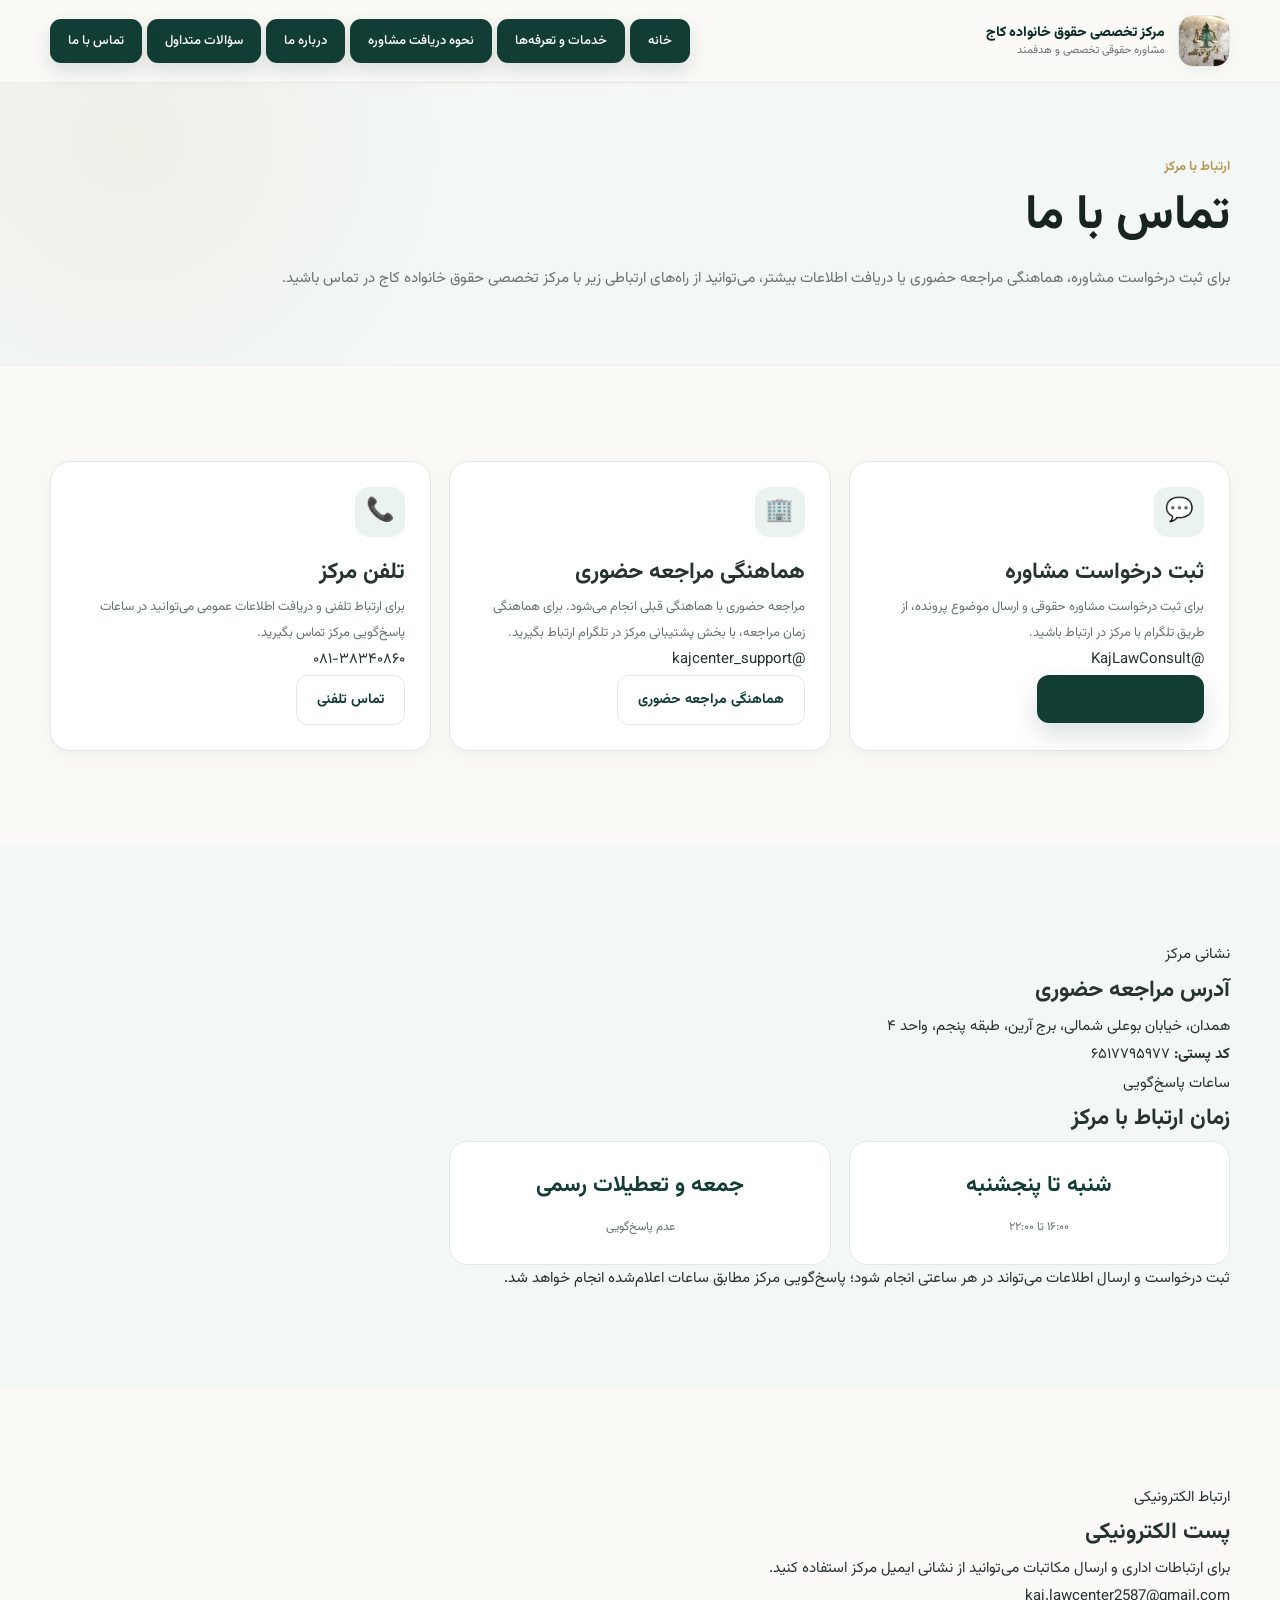
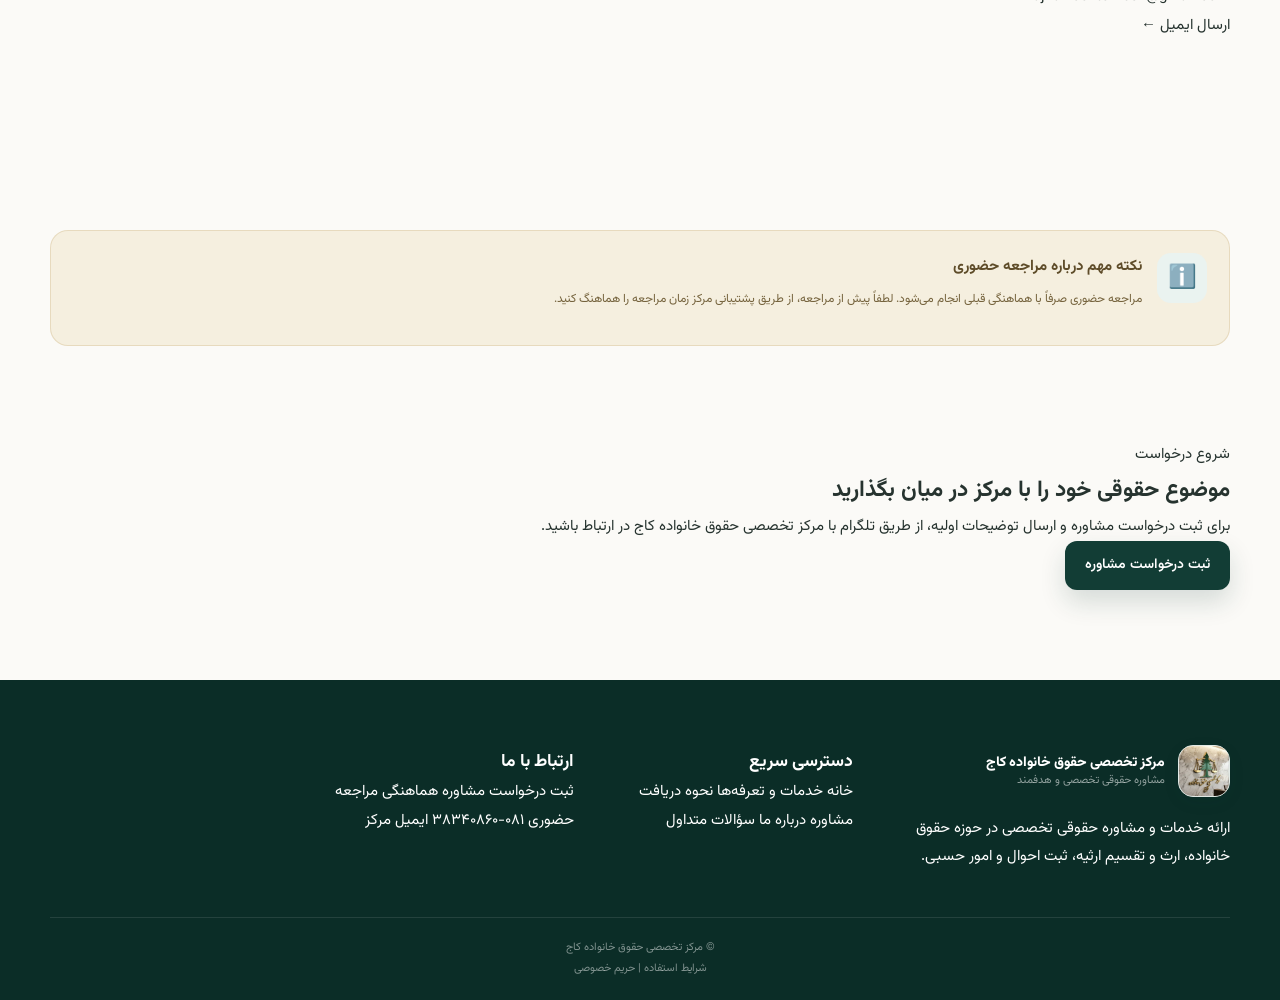
<file: contact.html>
<!DOCTYPE html>
<html lang="fa" dir="rtl">
<head>
    <meta charset="UTF-8">
    <meta name="viewport" content="width=device-width, initial-scale=1.0">

    <title>تماس با ما | مرکز تخصصی حقوق خانواده کاج</title>
    <meta name="description" content="اطلاعات تماس، آدرس، ساعات پاسخ‌گویی و راه‌های ارتباط با مرکز تخصصی حقوق خانواده کاج.">

    <link rel="stylesheet" href="style.css">
</head>

<body>

<header class="site-header">
    <div class="container nav-wrap">

        <a href="index.html" class="brand">
            <div class="brand-mark">
                <img src="IMG_20260722_153449_247.jpg" alt="لوگوی مرکز تخصصی حقوق خانواده کاج">
            </div>

            <div class="brand-text">
                <strong>مرکز تخصصی حقوق خانواده کاج</strong>
                <span>مشاوره حقوقی تخصصی و هدفمند</span>
            </div>
        </a>

        <nav class="main-nav">
            <a href="index.html" class="nav-button">خانه</a>
            <a href="services.html" class="nav-button">خدمات و تعرفه‌ها</a>
            <a href="process.html" class="nav-button">نحوه دریافت مشاوره</a>
            <a href="about.html" class="nav-button">درباره ما</a>
            <a href="faq.html" class="nav-button">سؤالات متداول</a>
            <a href="contact.html" class="nav-button active">تماس با ما</a>
        </nav>

    </div>
</header>


<main>

    <!-- Page Hero -->
    <section class="page-hero">
        <div class="container">
            <div class="page-hero-content">

                <span class="eyebrow">ارتباط با مرکز</span>

                <h1>تماس با ما</h1>

                <p>
                    برای ثبت درخواست مشاوره، هماهنگی مراجعه حضوری
                    یا دریافت اطلاعات بیشتر، می‌توانید از راه‌های ارتباطی
                    زیر با مرکز تخصصی حقوق خانواده کاج در تماس باشید.
                </p>

            </div>
        </div>
    </section>


    <!-- Contact Cards -->
    <section class="section">
        <div class="container">

            <div class="contact-grid">

                <div class="contact-card">

                    <div class="card-icon">💬</div>

                    <h2>ثبت درخواست مشاوره</h2>

                    <p>
                        برای ثبت درخواست مشاوره حقوقی و ارسال موضوع پرونده،
                        از طریق تلگرام با مرکز در ارتباط باشید.
                    </p>

                    <div class="contact-value">
                        @KajLawConsult
                    </div>

                    <a
                        href="https://t.me/KajLawConsult"
                        target="_blank"
                        rel="noopener noreferrer"
                        class="btn btn-primary"
                    >
                        ثبت درخواست مشاوره
                    </a>

                </div>


                <div class="contact-card">

                    <div class="card-icon">🏢</div>

                    <h2>هماهنگی مراجعه حضوری</h2>

                    <p>
                        مراجعه حضوری با هماهنگی قبلی انجام می‌شود.
                        برای هماهنگی زمان مراجعه، با بخش پشتیبانی مرکز
                        در تلگرام ارتباط بگیرید.
                    </p>

                    <div class="contact-value">
                        @kajcenter_support
                    </div>

                    <a
                        href="https://t.me/kajcenter_support"
                        target="_blank"
                        rel="noopener noreferrer"
                        class="btn btn-secondary"
                    >
                        هماهنگی مراجعه حضوری
                    </a>

                </div>


                <div class="contact-card">

                    <div class="card-icon">📞</div>

                    <h2>تلفن مرکز</h2>

                    <p>
                        برای ارتباط تلفنی و دریافت اطلاعات عمومی
                        می‌توانید در ساعات پاسخ‌گویی مرکز تماس بگیرید.
                    </p>

                    <div class="contact-value">
                        ۰۸۱-۳۸۳۴۰۸۶۰
                    </div>

                    <a
                        href="tel:08138340860"
                        class="btn btn-secondary"
                    >
                        تماس تلفنی
                    </a>

                </div>

            </div>

        </div>
    </section>


    <!-- Address & Hours -->
    <section class="section section-soft">
        <div class="container">

            <div class="two-col">

                <div class="info-card">

                    <span class="eyebrow">نشانی مرکز</span>

                    <h2>آدرس مراجعه حضوری</h2>

                    <p>
                        همدان، خیابان بوعلی شمالی،
                        برج آرین، طبقه پنجم، واحد ۴
                    </p>

                    <div class="info-row">
                        <strong>کد پستی:</strong>
                        <span>۶۵۱۷۷۹۵۹۷۷</span>
                    </div>

                </div>


                <div class="info-card">

                    <span class="eyebrow">ساعات پاسخ‌گویی</span>

                    <h2>زمان ارتباط با مرکز</h2>

                    <div class="timing-grid">

                        <div class="timing-card">
                            <strong>شنبه تا پنجشنبه</strong>
                            <span>۱۶:۰۰ تا ۲۲:۰۰</span>
                        </div>

                        <div class="timing-card">
                            <strong>جمعه و تعطیلات رسمی</strong>
                            <span>عدم پاسخ‌گویی</span>
                        </div>

                    </div>

                    <p class="muted">
                        ثبت درخواست و ارسال اطلاعات می‌تواند در هر ساعتی
                        انجام شود؛ پاسخ‌گویی مرکز مطابق ساعات اعلام‌شده انجام خواهد شد.
                    </p>

                </div>

            </div>

        </div>
    </section>


    <!-- Email -->
    <section class="section">
        <div class="container content-narrow">

            <div class="content-block">

                <span class="eyebrow">ارتباط الکترونیکی</span>

                <h2>پست الکترونیکی</h2>

                <p>
                    برای ارتباطات اداری و ارسال مکاتبات می‌توانید
                    از نشانی ایمیل مرکز استفاده کنید.
                </p>

                <div class="contact-value">
                    kaj.lawcenter2587@gmail.com
                </div>

                <a
                    href="mailto:kaj.lawcenter2587@gmail.com"
                    class="text-link"
                >
                    ارسال ایمیل ←
                </a>

            </div>

        </div>
    </section>


    <!-- Important Notice -->
    <section class="section">
        <div class="container">

            <div class="notice">

                <div class="card-icon">ℹ️</div>

                <div>
                    <h3>نکته مهم درباره مراجعه حضوری</h3>

                    <p>
                        مراجعه حضوری صرفاً با هماهنگی قبلی انجام می‌شود.
                        لطفاً پیش از مراجعه، از طریق
                        <a href="https://t.me/kajcenter_support"
                           target="_blank"
                           rel="noopener noreferrer">
                            پشتیبانی مرکز
                        </a>
                        زمان مراجعه را هماهنگ کنید.
                    </p>
                </div>

            </div>

        </div>
    </section>


    <!-- Final CTA -->
    <section class="cta-section">

        <div class="container">

            <div class="cta-box">

                <div>
                    <span class="eyebrow">شروع درخواست</span>

                    <h2>
                        موضوع حقوقی خود را با مرکز در میان بگذارید
                    </h2>

                    <p>
                        برای ثبت درخواست مشاوره و ارسال توضیحات اولیه،
                        از طریق تلگرام با مرکز تخصصی حقوق خانواده کاج در ارتباط باشید.
                    </p>
                </div>

                <a
                    href="https://t.me/KajLawConsult"
                    target="_blank"
                    rel="noopener noreferrer"
                    class="btn btn-primary"
                >
                    ثبت درخواست مشاوره
                </a>

            </div>

        </div>

    </section>

</main>


<footer class="site-footer">

    <div class="container footer-grid">

        <div class="footer-brand">

            <div class="brand">
                <div class="brand-mark">
                    <img src="IMG_20260722_153449_247.jpg" alt="لوگوی مرکز تخصصی حقوق خانواده کاج">
                </div>

                <div class="brand-text">
                    <strong>مرکز تخصصی حقوق خانواده کاج</strong>
                    <span>مشاوره حقوقی تخصصی و هدفمند</span>
                </div>
            </div>

            <p>
                ارائه خدمات و مشاوره حقوقی تخصصی در حوزه
                حقوق خانواده، ارث و تقسیم ارثیه، ثبت احوال و امور حسبی.
            </p>

        </div>


        <div class="footer-col">

            <h3>دسترسی سریع</h3>

            <a href="index.html">خانه</a>
            <a href="services.html">خدمات و تعرفه‌ها</a>
            <a href="process.html">نحوه دریافت مشاوره</a>
            <a href="about.html">درباره ما</a>
            <a href="faq.html">سؤالات متداول</a>

        </div>


        <div class="footer-col">

            <h3>ارتباط با ما</h3>

            <a href="https://t.me/KajLawConsult"
               target="_blank"
               rel="noopener noreferrer">
                ثبت درخواست مشاوره
            </a>

            <a href="https://t.me/kajcenter_support"
               target="_blank"
               rel="noopener noreferrer">
                هماهنگی مراجعه حضوری
            </a>

            <a href="tel:08138340860">
                ۰۸۱-۳۸۳۴۰۸۶۰
            </a>

            <a href="mailto:kaj.lawcenter2587@gmail.com">
                ایمیل مرکز
            </a>

        </div>

    </div>


    <div class="container footer-bottom">

        <span>
            © مرکز تخصصی حقوق خانواده کاج
        </span>

        <div>
            <a href="terms.html">شرایط استفاده</a>
            <span> | </span>
            <a href="privacy.html">حریم خصوصی</a>
        </div>

    </div>

</footer>

</body>
</html>
</file>
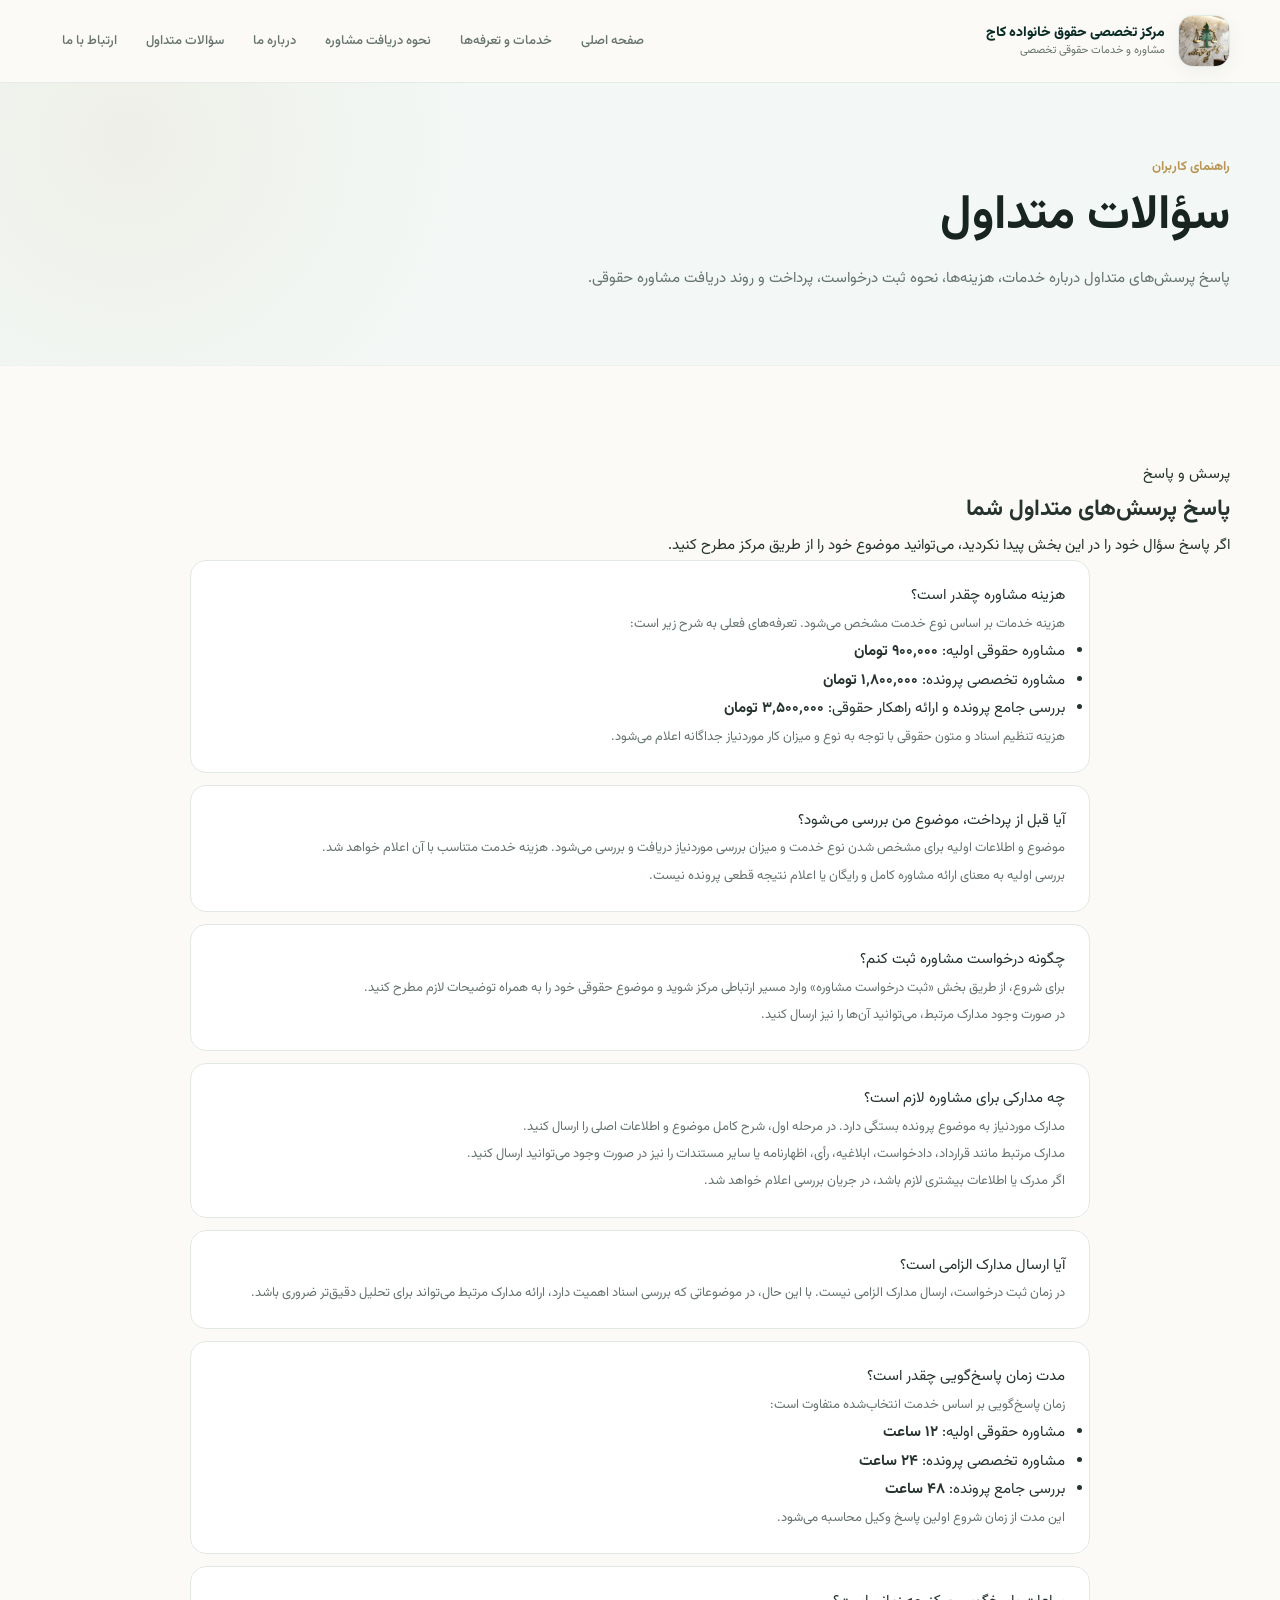
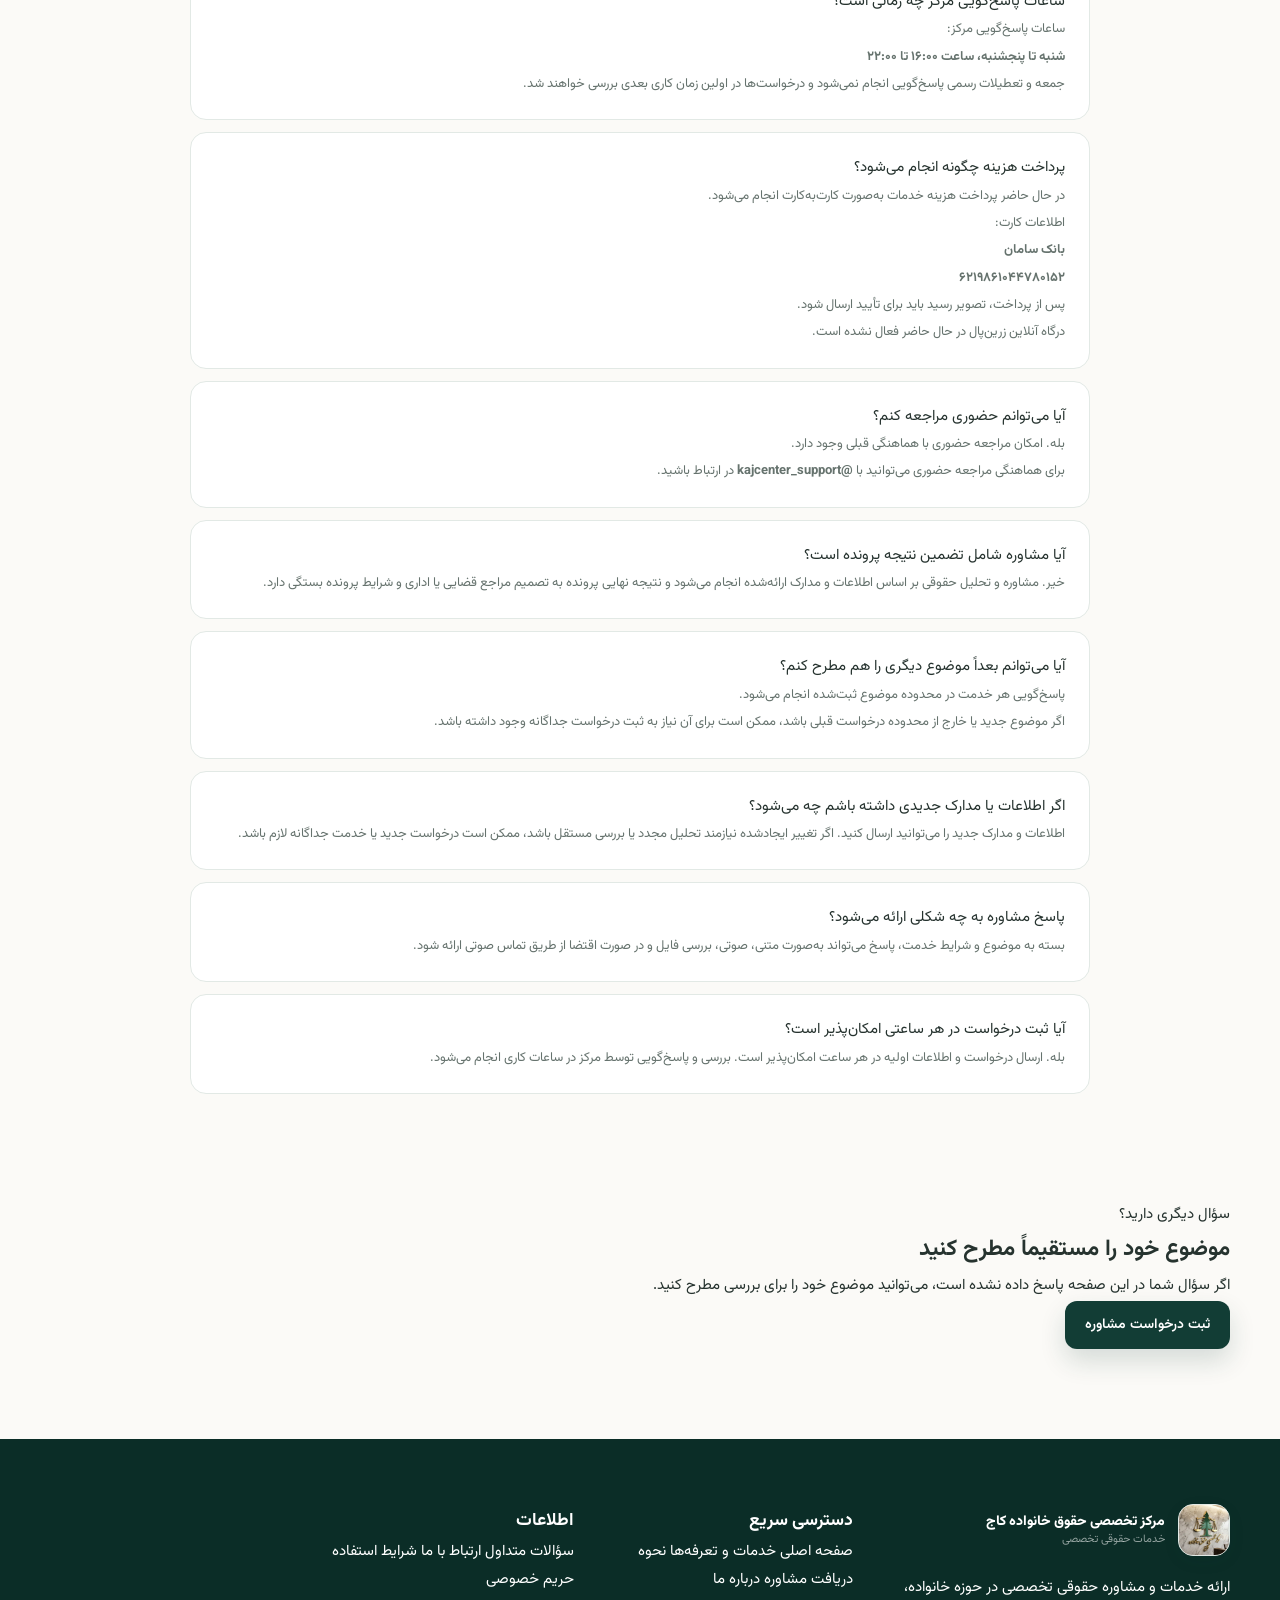
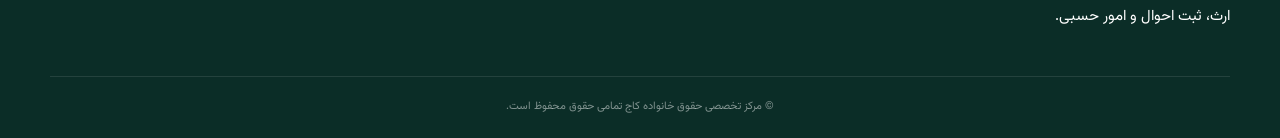
<file: faq.html>
<!DOCTYPE html>
<html lang="fa" dir="rtl">
<head>
    <meta charset="UTF-8">
    <meta name="viewport" content="width=device-width, initial-scale=1.0">

    <title>سؤالات متداول | مرکز تخصصی حقوق خانواده کاج</title>

    <meta name="description" content="پاسخ به سؤالات متداول درباره خدمات، تعرفه‌ها، نحوه ثبت درخواست، پرداخت و زمان پاسخ‌گویی مرکز تخصصی حقوق خانواده کاج.">

    <link rel="stylesheet" href="style.css">
</head>

<body>

<header class="site-header">
    <div class="container nav-wrap">

        <a href="index.html" class="brand">
            <div class="brand-mark">
                <img src="IMG_20260722_153449_247.jpg"
                     alt="لوگوی مرکز تخصصی حقوق خانواده کاج">
            </div>

            <div class="brand-text">
                <strong>مرکز تخصصی حقوق خانواده کاج</strong>
                <span>مشاوره و خدمات حقوقی تخصصی</span>
            </div>
        </a>

        <nav class="main-nav">
            <a href="index.html">صفحه اصلی</a>
            <a href="services.html">خدمات و تعرفه‌ها</a>
            <a href="process.html">نحوه دریافت مشاوره</a>
            <a href="about.html">درباره ما</a>
            <a href="faq.html" class="active">سؤالات متداول</a>
            <a href="contact.html">ارتباط با ما</a>
        </nav>

    </div>
</header>


<main>

    <!-- Page Hero -->
    <section class="page-hero">
        <div class="container">

            <span class="eyebrow">راهنمای کاربران</span>

            <h1>سؤالات متداول</h1>

            <p>
                پاسخ پرسش‌های متداول درباره خدمات، هزینه‌ها،
                نحوه ثبت درخواست، پرداخت و روند دریافت مشاوره حقوقی.
            </p>

        </div>
    </section>


    <!-- FAQ -->
    <section class="section">

        <div class="container content-narrow">

            <div class="section-heading">

                <span class="eyebrow">پرسش و پاسخ</span>

                <h2>پاسخ پرسش‌های متداول شما</h2>

                <p>
                    اگر پاسخ سؤال خود را در این بخش پیدا نکردید،
                    می‌توانید موضوع خود را از طریق مرکز مطرح کنید.
                </p>

            </div>


            <div class="faq-list">


                <!-- FAQ 1 -->
                <div class="faq-item">

                    <div class="faq-question">
                        هزینه مشاوره چقدر است؟
                    </div>

                    <div class="faq-answer">

                        <p>
                            هزینه خدمات بر اساس نوع خدمت مشخص می‌شود.
                            تعرفه‌های فعلی به شرح زیر است:
                        </p>

                        <ul class="feature-list">

                            <li>
                                مشاوره حقوقی اولیه:
                                <strong>۹۰۰٬۰۰۰ تومان</strong>
                            </li>

                            <li>
                                مشاوره تخصصی پرونده:
                                <strong>۱٬۸۰۰٬۰۰۰ تومان</strong>
                            </li>

                            <li>
                                بررسی جامع پرونده و ارائه راهکار حقوقی:
                                <strong>۳٬۵۰۰٬۰۰۰ تومان</strong>
                            </li>

                        </ul>

                        <p>
                            هزینه تنظیم اسناد و متون حقوقی با توجه به نوع
                            و میزان کار موردنیاز جداگانه اعلام می‌شود.
                        </p>

                    </div>

                </div>


                <!-- FAQ 2 -->
                <div class="faq-item">

                    <div class="faq-question">
                        آیا قبل از پرداخت، موضوع من بررسی می‌شود؟
                    </div>

                    <div class="faq-answer">

                        <p>
                            موضوع و اطلاعات اولیه برای مشخص شدن نوع خدمت
                            و میزان بررسی موردنیاز دریافت و بررسی می‌شود.
                            هزینه خدمت متناسب با آن اعلام خواهد شد.
                        </p>

                        <p>
                            بررسی اولیه به معنای ارائه مشاوره کامل و رایگان
                            یا اعلام نتیجه قطعی پرونده نیست.
                        </p>

                    </div>

                </div>


                <!-- FAQ 3 -->
                <div class="faq-item">

                    <div class="faq-question">
                        چگونه درخواست مشاوره ثبت کنم؟
                    </div>

                    <div class="faq-answer">

                        <p>
                            برای شروع، از طریق بخش
                            «ثبت درخواست مشاوره» وارد مسیر ارتباطی مرکز شوید
                            و موضوع حقوقی خود را به همراه توضیحات لازم مطرح کنید.
                        </p>

                        <p>
                            در صورت وجود مدارک مرتبط، می‌توانید آن‌ها را نیز ارسال کنید.
                        </p>

                    </div>

                </div>


                <!-- FAQ 4 -->
                <div class="faq-item">

                    <div class="faq-question">
                        چه مدارکی برای مشاوره لازم است؟
                    </div>

                    <div class="faq-answer">

                        <p>
                            مدارک موردنیاز به موضوع پرونده بستگی دارد.
                            در مرحله اول، شرح کامل موضوع و اطلاعات اصلی را ارسال کنید.
                        </p>

                        <p>
                            مدارک مرتبط مانند قرارداد، دادخواست، ابلاغیه،
                            رأی، اظهارنامه یا سایر مستندات را نیز در صورت وجود
                            می‌توانید ارسال کنید.
                        </p>

                        <p>
                            اگر مدرک یا اطلاعات بیشتری لازم باشد،
                            در جریان بررسی اعلام خواهد شد.
                        </p>

                    </div>

                </div>


                <!-- FAQ 5 -->
                <div class="faq-item">

                    <div class="faq-question">
                        آیا ارسال مدارک الزامی است؟
                    </div>

                    <div class="faq-answer">

                        <p>
                            در زمان ثبت درخواست، ارسال مدارک الزامی نیست.
                            با این حال، در موضوعاتی که بررسی اسناد اهمیت دارد،
                            ارائه مدارک مرتبط می‌تواند برای تحلیل دقیق‌تر ضروری باشد.
                        </p>

                    </div>

                </div>


                <!-- FAQ 6 -->
                <div class="faq-item">

                    <div class="faq-question">
                        مدت زمان پاسخ‌گویی چقدر است؟
                    </div>

                    <div class="faq-answer">

                        <p>
                            زمان پاسخ‌گویی بر اساس خدمت انتخاب‌شده متفاوت است:
                        </p>

                        <ul class="feature-list">

                            <li>
                                مشاوره حقوقی اولیه:
                                <strong>۱۲ ساعت</strong>
                            </li>

                            <li>
                                مشاوره تخصصی پرونده:
                                <strong>۲۴ ساعت</strong>
                            </li>

                            <li>
                                بررسی جامع پرونده:
                                <strong>۴۸ ساعت</strong>
                            </li>

                        </ul>

                        <p>
                            این مدت از زمان شروع اولین پاسخ وکیل محاسبه می‌شود.
                        </p>

                    </div>

                </div>


                <!-- FAQ 7 -->
                <div class="faq-item">

                    <div class="faq-question">
                        ساعات پاسخ‌گویی مرکز چه زمانی است؟
                    </div>

                    <div class="faq-answer">

                        <p>
                            ساعات پاسخ‌گویی مرکز:
                        </p>

                        <p>
                            <strong>
                                شنبه تا پنجشنبه، ساعت ۱۶:۰۰ تا ۲۲:۰۰
                            </strong>
                        </p>

                        <p>
                            جمعه و تعطیلات رسمی پاسخ‌گویی انجام نمی‌شود
                            و درخواست‌ها در اولین زمان کاری بعدی بررسی خواهند شد.
                        </p>

                    </div>

                </div>


                <!-- FAQ 8 -->
                <div class="faq-item">

                    <div class="faq-question">
                        پرداخت هزینه چگونه انجام می‌شود؟
                    </div>

                    <div class="faq-answer">

                        <p>
                            در حال حاضر پرداخت هزینه خدمات به‌صورت کارت‌به‌کارت انجام می‌شود.
                        </p>

                        <p>
                            اطلاعات کارت:
                        </p>

                        <p>
                            <strong>بانک سامان</strong><br>
                            <strong>۶۲۱۹۸۶۱۰۴۴۷۸۰۱۵۲</strong>
                        </p>

                        <p>
                            پس از پرداخت، تصویر رسید باید برای تأیید ارسال شود.
                        </p>

                        <p>
                            درگاه آنلاین زرین‌پال در حال حاضر فعال نشده است.
                        </p>

                    </div>

                </div>


                <!-- FAQ 9 -->
                <div class="faq-item">

                    <div class="faq-question">
                        آیا می‌توانم حضوری مراجعه کنم؟
                    </div>

                    <div class="faq-answer">

                        <p>
                            بله. امکان مراجعه حضوری با هماهنگی قبلی وجود دارد.
                        </p>

                        <p>
                            برای هماهنگی مراجعه حضوری می‌توانید با
                            <strong>@kajcenter_support</strong>
                            در ارتباط باشید.
                        </p>

                    </div>

                </div>


                <!-- FAQ 10 -->
                <div class="faq-item">

                    <div class="faq-question">
                        آیا مشاوره شامل تضمین نتیجه پرونده است؟
                    </div>

                    <div class="faq-answer">

                        <p>
                            خیر. مشاوره و تحلیل حقوقی بر اساس اطلاعات و مدارک
                            ارائه‌شده انجام می‌شود و نتیجه نهایی پرونده به تصمیم
                            مراجع قضایی یا اداری و شرایط پرونده بستگی دارد.
                        </p>

                    </div>

                </div>


                <!-- FAQ 11 -->
                <div class="faq-item">

                    <div class="faq-question">
                        آیا می‌توانم بعداً موضوع دیگری را هم مطرح کنم؟
                    </div>

                    <div class="faq-answer">

                        <p>
                            پاسخ‌گویی هر خدمت در محدوده موضوع ثبت‌شده انجام می‌شود.
                        </p>

                        <p>
                            اگر موضوع جدید یا خارج از محدوده درخواست قبلی باشد،
                            ممکن است برای آن نیاز به ثبت درخواست جداگانه وجود داشته باشد.
                        </p>

                    </div>

                </div>


                <!-- FAQ 12 -->
                <div class="faq-item">

                    <div class="faq-question">
                        اگر اطلاعات یا مدارک جدیدی داشته باشم چه می‌شود؟
                    </div>

                    <div class="faq-answer">

                        <p>
                            اطلاعات و مدارک جدید را می‌توانید ارسال کنید.
                            اگر تغییر ایجادشده نیازمند تحلیل مجدد یا بررسی مستقل باشد،
                            ممکن است درخواست جدید یا خدمت جداگانه لازم باشد.
                        </p>

                    </div>

                </div>


                <!-- FAQ 13 -->
                <div class="faq-item">

                    <div class="faq-question">
                        پاسخ مشاوره به چه شکلی ارائه می‌شود؟
                    </div>

                    <div class="faq-answer">

                        <p>
                            بسته به موضوع و شرایط خدمت، پاسخ می‌تواند به‌صورت
                            متنی، صوتی، بررسی فایل و در صورت اقتضا از طریق تماس صوتی ارائه شود.
                        </p>

                    </div>

                </div>


                <!-- FAQ 14 -->
                <div class="faq-item">

                    <div class="faq-question">
                        آیا ثبت درخواست در هر ساعتی امکان‌پذیر است؟
                    </div>

                    <div class="faq-answer">

                        <p>
                            بله. ارسال درخواست و اطلاعات اولیه در هر ساعت امکان‌پذیر است.
                            بررسی و پاسخ‌گویی توسط مرکز در ساعات کاری انجام می‌شود.
                        </p>

                    </div>

                </div>


            </div>

        </div>

    </section>


    <!-- CTA -->
    <section class="cta-section">

        <div class="container">

            <div class="cta-box">

                <span class="eyebrow">سؤال دیگری دارید؟</span>

                <h2>موضوع خود را مستقیماً مطرح کنید</h2>

                <p>
                    اگر سؤال شما در این صفحه پاسخ داده نشده است،
                    می‌توانید موضوع خود را برای بررسی مطرح کنید.
                </p>

                <a href="https://t.me/KajLawConsult"
                   class="btn btn-primary">
                    ثبت درخواست مشاوره
                </a>

            </div>

        </div>

    </section>

</main>


<footer class="site-footer">

    <div class="container footer-grid">

        <div class="footer-brand">

            <div class="brand">

                <div class="brand-mark">
                    <img src="IMG_20260722_153449_247.jpg"
                         alt="لوگوی مرکز تخصصی حقوق خانواده کاج">
                </div>

                <div class="brand-text">
                    <strong>مرکز تخصصی حقوق خانواده کاج</strong>
                    <span>خدمات حقوقی تخصصی</span>
                </div>

            </div>

            <p>
                ارائه خدمات و مشاوره حقوقی تخصصی در حوزه خانواده،
                ارث، ثبت احوال و امور حسبی.
            </p>

        </div>


        <div class="footer-col">

            <h3>دسترسی سریع</h3>

            <a href="index.html">صفحه اصلی</a>
            <a href="services.html">خدمات و تعرفه‌ها</a>
            <a href="process.html">نحوه دریافت مشاوره</a>
            <a href="about.html">درباره ما</a>

        </div>


        <div class="footer-col">

            <h3>اطلاعات</h3>

            <a href="faq.html">سؤالات متداول</a>
            <a href="contact.html">ارتباط با ما</a>
            <a href="terms.html">شرایط استفاده</a>
            <a href="privacy.html">حریم خصوصی</a>

        </div>

    </div>


    <div class="container footer-bottom">

        <span>
            © مرکز تخصصی حقوق خانواده کاج
        </span>

        <span>
            تمامی حقوق محفوظ است.
        </span>

    </div>

</footer>

</body>
</html>
</file>
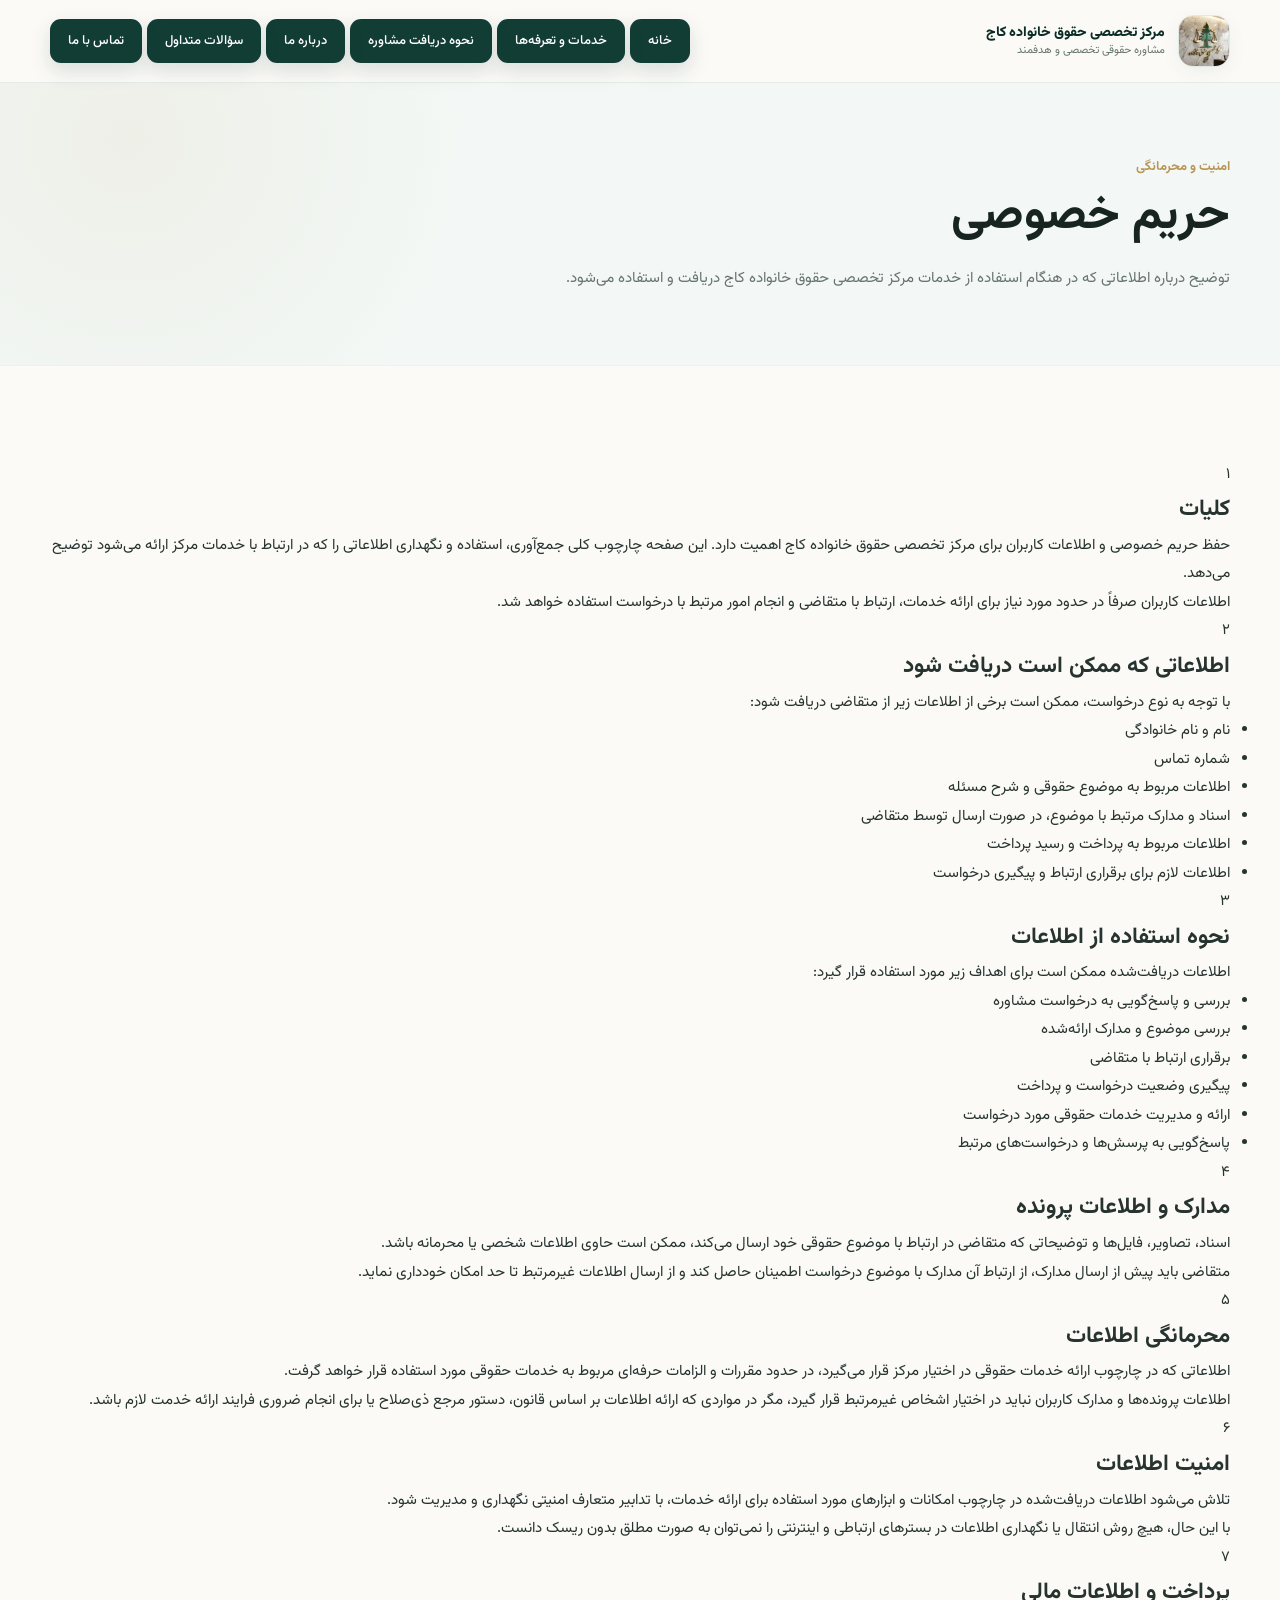
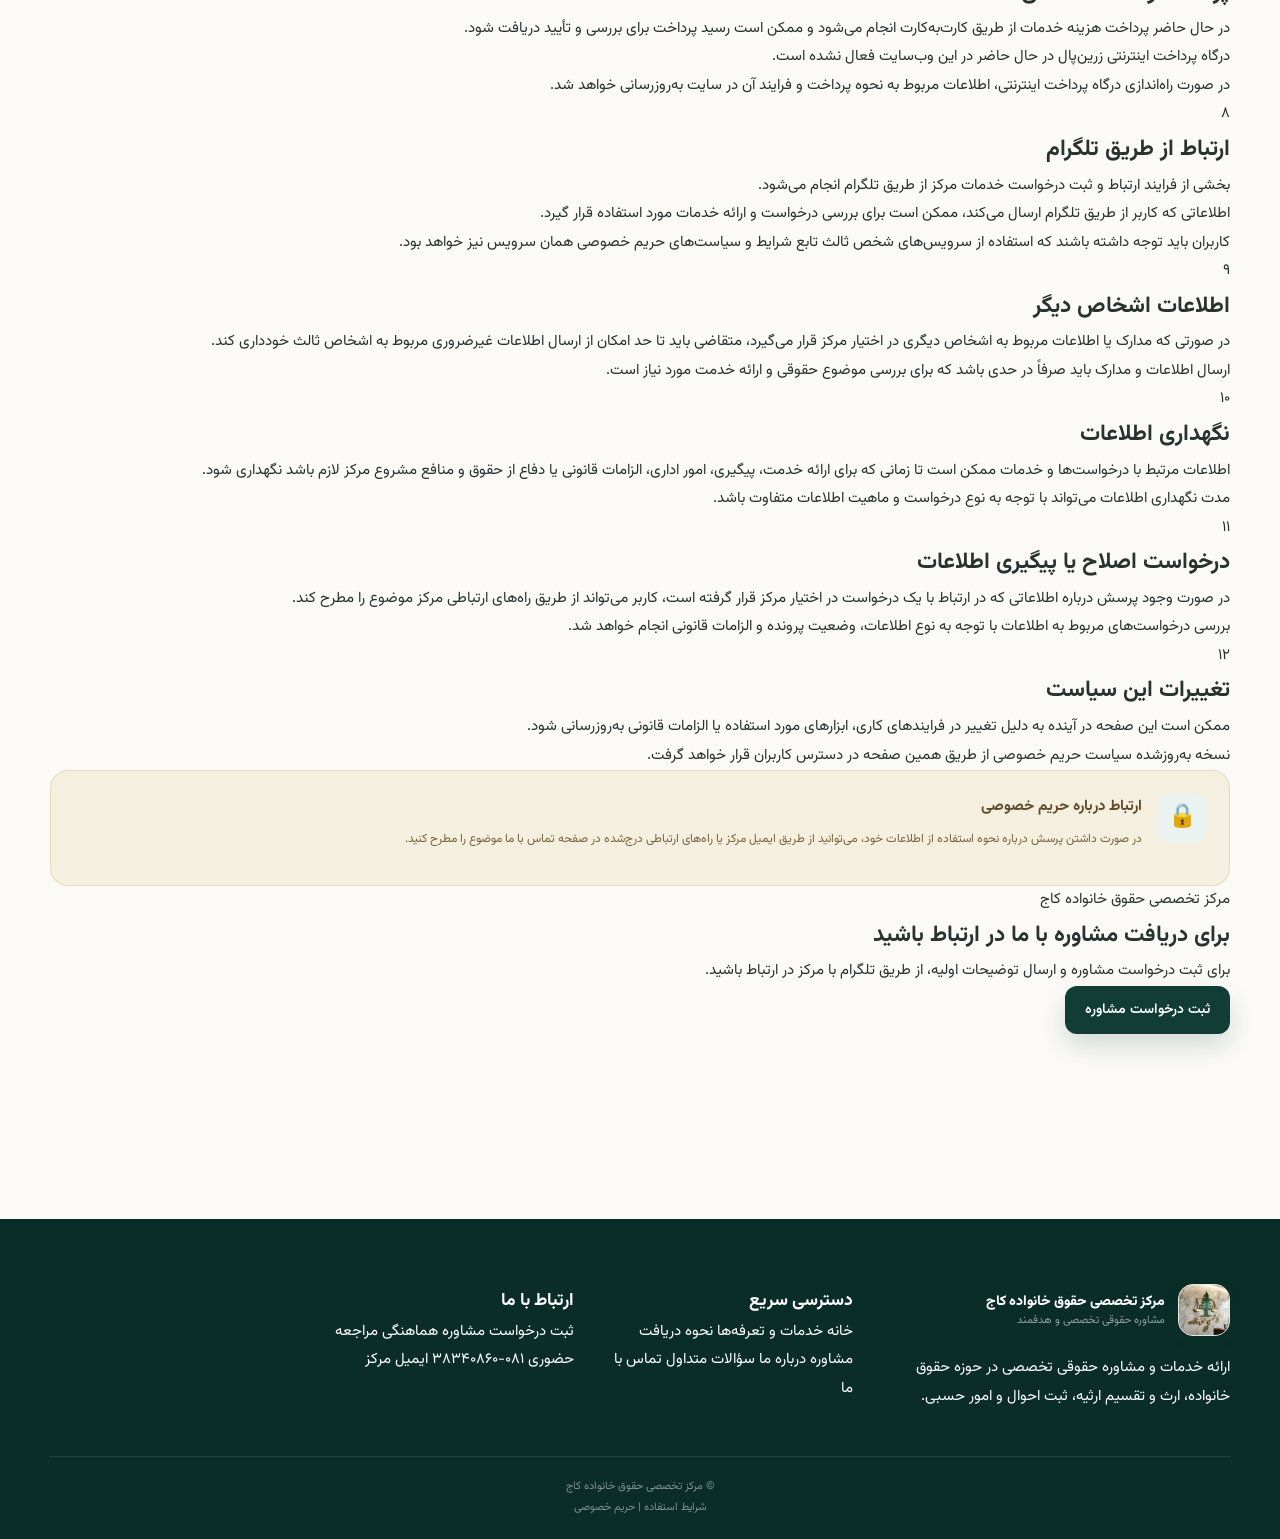
<file: privacy.html>
<!DOCTYPE html>
<html lang="fa" dir="rtl">
<head>
    <meta charset="UTF-8">
    <meta name="viewport" content="width=device-width, initial-scale=1.0">

    <title>حریم خصوصی | مرکز تخصصی حقوق خانواده کاج</title>
    <meta name="description" content="سیاست حریم خصوصی و نحوه استفاده از اطلاعات کاربران در مرکز تخصصی حقوق خانواده کاج.">

    <link rel="stylesheet" href="style.css">
</head>

<body>

<header class="site-header">
    <div class="container nav-wrap">

        <a href="index.html" class="brand">
            <div class="brand-mark">
                <img src="IMG_20260722_153449_247.jpg"
                     alt="لوگوی مرکز تخصصی حقوق خانواده کاج">
            </div>

            <div class="brand-text">
                <strong>مرکز تخصصی حقوق خانواده کاج</strong>
                <span>مشاوره حقوقی تخصصی و هدفمند</span>
            </div>
        </a>

        <nav class="main-nav">
            <a href="index.html" class="nav-button">خانه</a>
            <a href="services.html" class="nav-button">خدمات و تعرفه‌ها</a>
            <a href="process.html" class="nav-button">نحوه دریافت مشاوره</a>
            <a href="about.html" class="nav-button">درباره ما</a>
            <a href="faq.html" class="nav-button">سؤالات متداول</a>
            <a href="contact.html" class="nav-button">تماس با ما</a>
        </nav>

    </div>
</header>


<main>

    <!-- Page Hero -->
    <section class="page-hero">
        <div class="container">
            <div class="page-hero-content">

                <span class="eyebrow">امنیت و محرمانگی</span>

                <h1>حریم خصوصی</h1>

                <p>
                    توضیح درباره اطلاعاتی که در هنگام استفاده از خدمات
                    مرکز تخصصی حقوق خانواده کاج دریافت و استفاده می‌شود.
                </p>

            </div>
        </div>
    </section>


    <section class="section">
        <div class="container content-narrow">


            <!-- 1 -->
            <div class="content-block">

                <span class="eyebrow">۱</span>

                <h2>کلیات</h2>

                <p>
                    حفظ حریم خصوصی و اطلاعات کاربران برای مرکز تخصصی
                    حقوق خانواده کاج اهمیت دارد. این صفحه چارچوب کلی
                    جمع‌آوری، استفاده و نگهداری اطلاعاتی را که در
                    ارتباط با خدمات مرکز ارائه می‌شود توضیح می‌دهد.
                </p>

                <p>
                    اطلاعات کاربران صرفاً در حدود مورد نیاز برای ارائه
                    خدمات، ارتباط با متقاضی و انجام امور مرتبط با درخواست
                    استفاده خواهد شد.
                </p>

            </div>


            <!-- 2 -->
            <div class="content-block">

                <span class="eyebrow">۲</span>

                <h2>اطلاعاتی که ممکن است دریافت شود</h2>

                <p>
                    با توجه به نوع درخواست، ممکن است برخی از اطلاعات
                    زیر از متقاضی دریافت شود:
                </p>

                <ul class="feature-list">

                    <li>
                        نام و نام خانوادگی
                    </li>

                    <li>
                        شماره تماس
                    </li>

                    <li>
                        اطلاعات مربوط به موضوع حقوقی و شرح مسئله
                    </li>

                    <li>
                        اسناد و مدارک مرتبط با موضوع، در صورت ارسال توسط متقاضی
                    </li>

                    <li>
                        اطلاعات مربوط به پرداخت و رسید پرداخت
                    </li>

                    <li>
                        اطلاعات لازم برای برقراری ارتباط و پیگیری درخواست
                    </li>

                </ul>

            </div>


            <!-- 3 -->
            <div class="content-block">

                <span class="eyebrow">۳</span>

                <h2>نحوه استفاده از اطلاعات</h2>

                <p>
                    اطلاعات دریافت‌شده ممکن است برای اهداف زیر مورد استفاده قرار گیرد:
                </p>

                <ul class="feature-list">

                    <li>
                        بررسی و پاسخ‌گویی به درخواست مشاوره
                    </li>

                    <li>
                        بررسی موضوع و مدارک ارائه‌شده
                    </li>

                    <li>
                        برقراری ارتباط با متقاضی
                    </li>

                    <li>
                        پیگیری وضعیت درخواست و پرداخت
                    </li>

                    <li>
                        ارائه و مدیریت خدمات حقوقی مورد درخواست
                    </li>

                    <li>
                        پاسخ‌گویی به پرسش‌ها و درخواست‌های مرتبط
                    </li>

                </ul>

            </div>


            <!-- 4 -->
            <div class="content-block">

                <span class="eyebrow">۴</span>

                <h2>مدارک و اطلاعات پرونده</h2>

                <p>
                    اسناد، تصاویر، فایل‌ها و توضیحاتی که متقاضی در ارتباط
                    با موضوع حقوقی خود ارسال می‌کند، ممکن است حاوی اطلاعات
                    شخصی یا محرمانه باشد.
                </p>

                <p>
                    متقاضی باید پیش از ارسال مدارک، از ارتباط آن مدارک
                    با موضوع درخواست اطمینان حاصل کند و از ارسال اطلاعات
                    غیرمرتبط تا حد امکان خودداری نماید.
                </p>

            </div>


            <!-- 5 -->
            <div class="content-block">

                <span class="eyebrow">۵</span>

                <h2>محرمانگی اطلاعات</h2>

                <p>
                    اطلاعاتی که در چارچوب ارائه خدمات حقوقی در اختیار
                    مرکز قرار می‌گیرد، در حدود مقررات و الزامات حرفه‌ای
                    مربوط به خدمات حقوقی مورد استفاده قرار خواهد گرفت.
                </p>

                <p>
                    اطلاعات پرونده‌ها و مدارک کاربران نباید در اختیار
                    اشخاص غیرمرتبط قرار گیرد، مگر در مواردی که ارائه
                    اطلاعات بر اساس قانون، دستور مرجع ذی‌صلاح یا برای
                    انجام ضروری فرایند ارائه خدمت لازم باشد.
                </p>

            </div>


            <!-- 6 -->
            <div class="content-block">

                <span class="eyebrow">۶</span>

                <h2>امنیت اطلاعات</h2>

                <p>
                    تلاش می‌شود اطلاعات دریافت‌شده در چارچوب امکانات
                    و ابزارهای مورد استفاده برای ارائه خدمات، با
                    تدابیر متعارف امنیتی نگهداری و مدیریت شود.
                </p>

                <p>
                    با این حال، هیچ روش انتقال یا نگهداری اطلاعات در
                    بسترهای ارتباطی و اینترنتی را نمی‌توان به صورت
                    مطلق بدون ریسک دانست.
                </p>

            </div>


            <!-- 7 -->
            <div class="content-block">

                <span class="eyebrow">۷</span>

                <h2>پرداخت و اطلاعات مالی</h2>

                <p>
                    در حال حاضر پرداخت هزینه خدمات از طریق کارت‌به‌کارت
                    انجام می‌شود و ممکن است رسید پرداخت برای بررسی
                    و تأیید دریافت شود.
                </p>

                <p>
                    درگاه پرداخت اینترنتی زرین‌پال در حال حاضر
                    در این وب‌سایت فعال نشده است.
                </p>

                <p>
                    در صورت راه‌اندازی درگاه پرداخت اینترنتی،
                    اطلاعات مربوط به نحوه پرداخت و فرایند آن
                    در سایت به‌روزرسانی خواهد شد.
                </p>

            </div>


            <!-- 8 -->
            <div class="content-block">

                <span class="eyebrow">۸</span>

                <h2>ارتباط از طریق تلگرام</h2>

                <p>
                    بخشی از فرایند ارتباط و ثبت درخواست خدمات مرکز
                    از طریق تلگرام انجام می‌شود.
                </p>

                <p>
                    اطلاعاتی که کاربر از طریق تلگرام ارسال می‌کند،
                    ممکن است برای بررسی درخواست و ارائه خدمات مورد
                    استفاده قرار گیرد.
                </p>

                <p>
                    کاربران باید توجه داشته باشند که استفاده از
                    سرویس‌های شخص ثالث تابع شرایط و سیاست‌های
                    حریم خصوصی همان سرویس نیز خواهد بود.
                </p>

            </div>


            <!-- 9 -->
            <div class="content-block">

                <span class="eyebrow">۹</span>

                <h2>اطلاعات اشخاص دیگر</h2>

                <p>
                    در صورتی که مدارک یا اطلاعات مربوط به اشخاص دیگری
                    در اختیار مرکز قرار می‌گیرد، متقاضی باید تا حد امکان
                    از ارسال اطلاعات غیرضروری مربوط به اشخاص ثالث خودداری کند.
                </p>

                <p>
                    ارسال اطلاعات و مدارک باید صرفاً در حدی باشد که
                    برای بررسی موضوع حقوقی و ارائه خدمت مورد نیاز است.
                </p>

            </div>


            <!-- 10 -->
            <div class="content-block">

                <span class="eyebrow">۱۰</span>

                <h2>نگهداری اطلاعات</h2>

                <p>
                    اطلاعات مرتبط با درخواست‌ها و خدمات ممکن است تا
                    زمانی که برای ارائه خدمت، پیگیری، امور اداری،
                    الزامات قانونی یا دفاع از حقوق و منافع مشروع
                    مرکز لازم باشد نگهداری شود.
                </p>

                <p>
                    مدت نگهداری اطلاعات می‌تواند با توجه به نوع
                    درخواست و ماهیت اطلاعات متفاوت باشد.
                </p>

            </div>


            <!-- 11 -->
            <div class="content-block">

                <span class="eyebrow">۱۱</span>

                <h2>درخواست اصلاح یا پیگیری اطلاعات</h2>

                <p>
                    در صورت وجود پرسش درباره اطلاعاتی که در ارتباط
                    با یک درخواست در اختیار مرکز قرار گرفته است،
                    کاربر می‌تواند از طریق راه‌های ارتباطی مرکز
                    موضوع را مطرح کند.
                </p>

                <p>
                    بررسی درخواست‌های مربوط به اطلاعات با توجه به
                    نوع اطلاعات، وضعیت پرونده و الزامات قانونی
                    انجام خواهد شد.
                </p>

            </div>


            <!-- 12 -->
            <div class="content-block">

                <span class="eyebrow">۱۲</span>

                <h2>تغییرات این سیاست</h2>

                <p>
                    ممکن است این صفحه در آینده به دلیل تغییر در
                    فرایندهای کاری، ابزارهای مورد استفاده یا الزامات
                    قانونی به‌روزرسانی شود.
                </p>

                <p>
                    نسخه به‌روزشده سیاست حریم خصوصی از طریق همین
                    صفحه در دسترس کاربران قرار خواهد گرفت.
                </p>

            </div>


            <!-- Contact -->
            <div class="notice">

                <div class="card-icon">🔒</div>

                <div>

                    <h3>ارتباط درباره حریم خصوصی</h3>

                    <p>
                        در صورت داشتن پرسش درباره نحوه استفاده از
                        اطلاعات خود، می‌توانید از طریق
                        <a href="mailto:kaj.lawcenter2587@gmail.com">
                            ایمیل مرکز
                        </a>
                        یا راه‌های ارتباطی درج‌شده در صفحه تماس با ما
                        موضوع را مطرح کنید.
                    </p>

                </div>

            </div>


            <!-- CTA -->
            <div class="cta-section">

                <div class="cta-box">

                    <div>

                        <span class="eyebrow">مرکز تخصصی حقوق خانواده کاج</span>

                        <h2>
                            برای دریافت مشاوره با ما در ارتباط باشید
                        </h2>

                        <p>
                            برای ثبت درخواست مشاوره و ارسال توضیحات اولیه،
                            از طریق تلگرام با مرکز در ارتباط باشید.
                        </p>

                    </div>

                    <a
                        href="https://t.me/KajLawConsult"
                        target="_blank"
                        rel="noopener noreferrer"
                        class="btn btn-primary"
                    >
                        ثبت درخواست مشاوره
                    </a>

                </div>

            </div>

        </div>
    </section>

</main>


<footer class="site-footer">

    <div class="container footer-grid">

        <div class="footer-brand">

            <div class="brand">

                <div class="brand-mark">
                    <img src="IMG_20260722_153449_247.jpg"
                         alt="لوگوی مرکز تخصصی حقوق خانواده کاج">
                </div>

                <div class="brand-text">
                    <strong>مرکز تخصصی حقوق خانواده کاج</strong>
                    <span>مشاوره حقوقی تخصصی و هدفمند</span>
                </div>

            </div>

            <p>
                ارائه خدمات و مشاوره حقوقی تخصصی در حوزه
                حقوق خانواده، ارث و تقسیم ارثیه، ثبت احوال و امور حسبی.
            </p>

        </div>


        <div class="footer-col">

            <h3>دسترسی سریع</h3>

            <a href="index.html">خانه</a>
            <a href="services.html">خدمات و تعرفه‌ها</a>
            <a href="process.html">نحوه دریافت مشاوره</a>
            <a href="about.html">درباره ما</a>
            <a href="faq.html">سؤالات متداول</a>
            <a href="contact.html">تماس با ما</a>

        </div>


        <div class="footer-col">

            <h3>ارتباط با ما</h3>

            <a href="https://t.me/KajLawConsult"
               target="_blank"
               rel="noopener noreferrer">
                ثبت درخواست مشاوره
            </a>

            <a href="https://t.me/kajcenter_support"
               target="_blank"
               rel="noopener noreferrer">
                هماهنگی مراجعه حضوری
            </a>

            <a href="tel:08138340860">
                ۰۸۱-۳۸۳۴۰۸۶۰
            </a>

            <a href="mailto:kaj.lawcenter2587@gmail.com">
                ایمیل مرکز
            </a>

        </div>

    </div>


    <div class="container footer-bottom">

        <span>
            © مرکز تخصصی حقوق خانواده کاج
        </span>

        <div>
            <a href="terms.html">شرایط استفاده</a>
            <span> | </span>
            <a href="privacy.html">حریم خصوصی</a>
        </div>

    </div>

</footer>

</body>
</html>
</file>
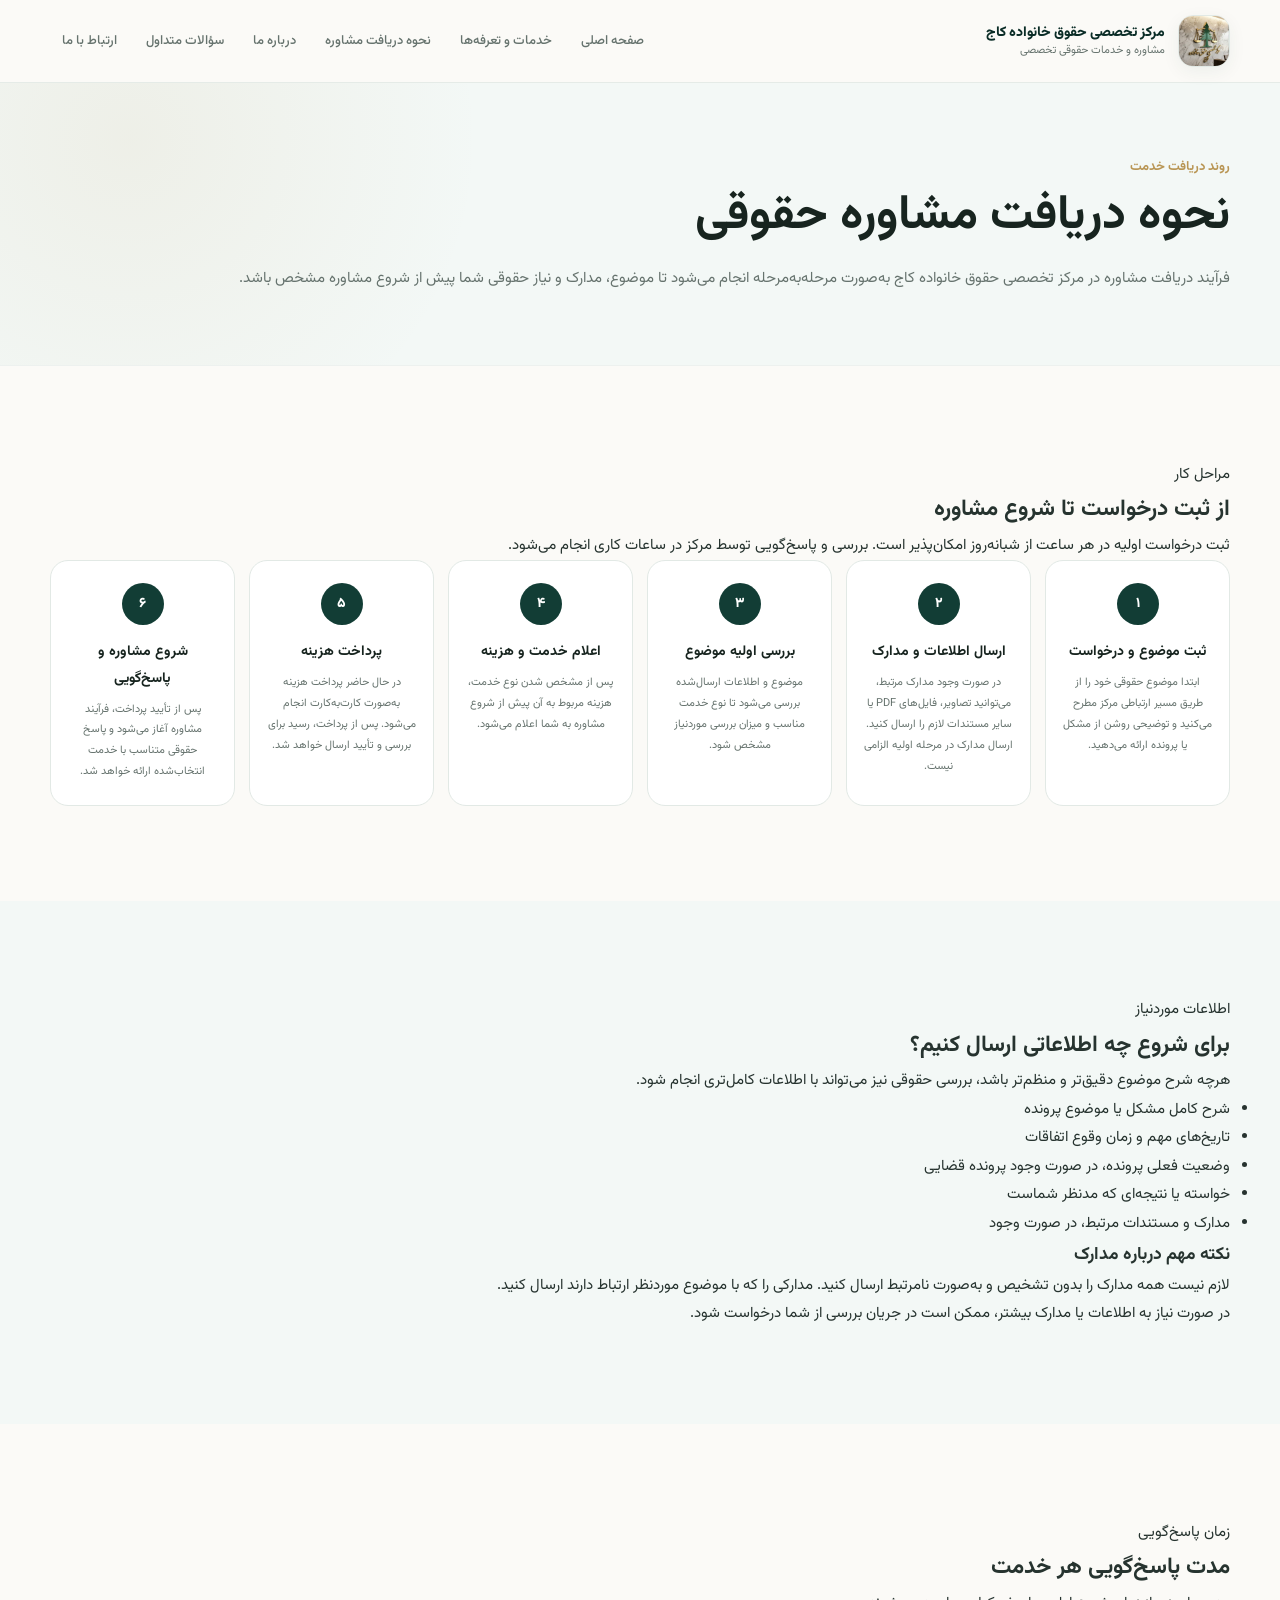
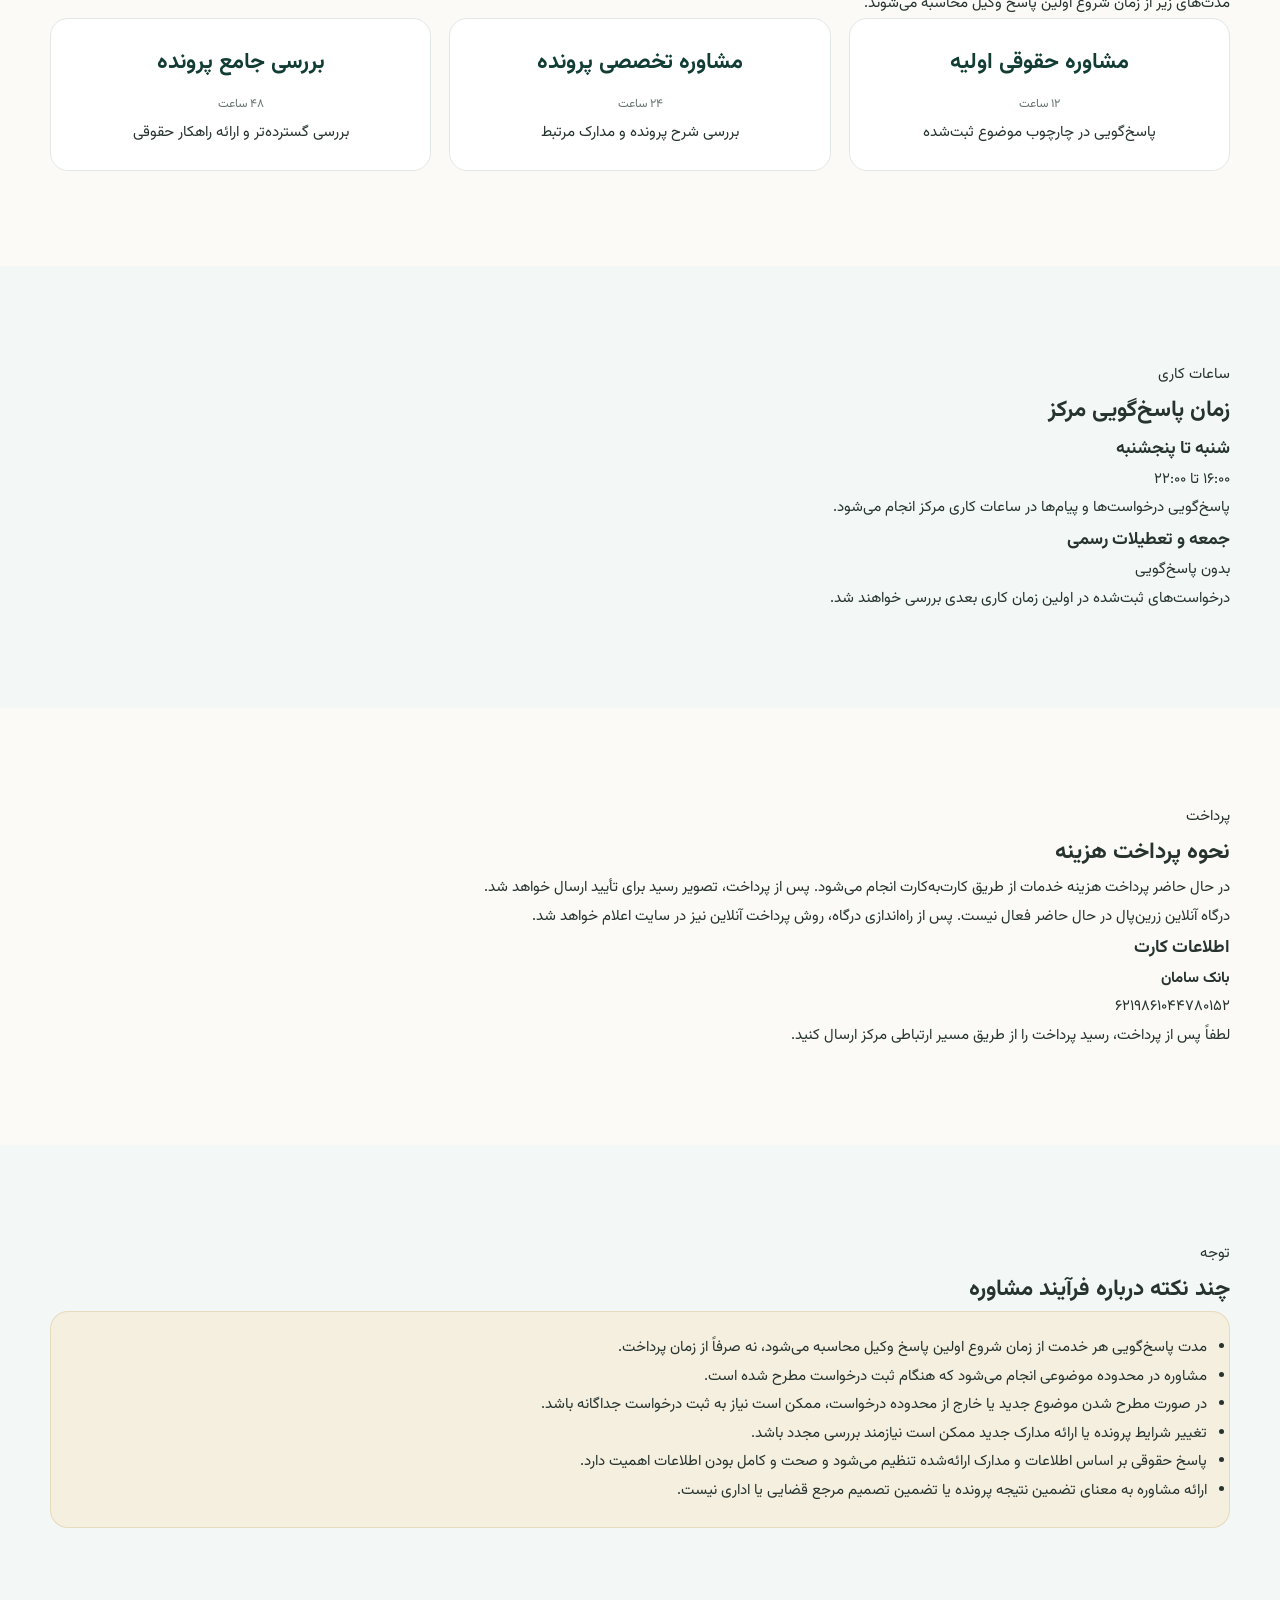
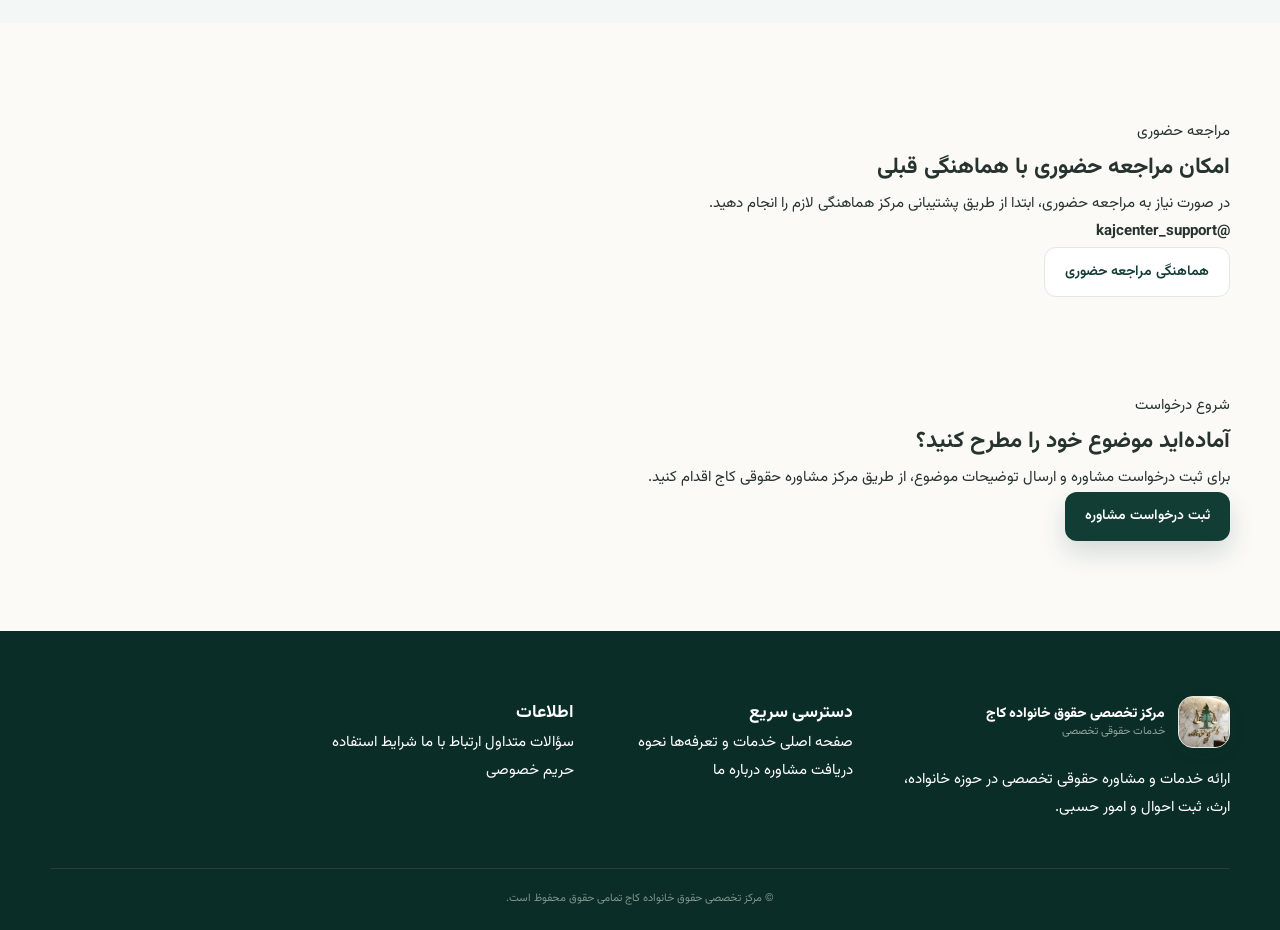
<file: process.html>
<!DOCTYPE html>
<html lang="fa" dir="rtl">
<head>
    <meta charset="UTF-8">
    <meta name="viewport" content="width=device-width, initial-scale=1.0">

    <title>نحوه دریافت مشاوره | مرکز تخصصی حقوق خانواده کاج</title>

    <meta name="description" content="مراحل ثبت درخواست، بررسی موضوع، اعلام هزینه، پرداخت و دریافت مشاوره حقوقی از مرکز تخصصی حقوق خانواده کاج.">

    <link rel="stylesheet" href="style.css">
</head>

<body>

<header class="site-header">
    <div class="container nav-wrap">

        <a href="index.html" class="brand">
            <div class="brand-mark">
                <img src="IMG_20260722_153449_247.jpg"
                     alt="لوگوی مرکز تخصصی حقوق خانواده کاج">
            </div>

            <div class="brand-text">
                <strong>مرکز تخصصی حقوق خانواده کاج</strong>
                <span>مشاوره و خدمات حقوقی تخصصی</span>
            </div>
        </a>

        <nav class="main-nav">
            <a href="index.html">صفحه اصلی</a>
            <a href="services.html">خدمات و تعرفه‌ها</a>
            <a href="process.html" class="active">نحوه دریافت مشاوره</a>
            <a href="about.html">درباره ما</a>
            <a href="faq.html">سؤالات متداول</a>
            <a href="contact.html">ارتباط با ما</a>
        </nav>

    </div>
</header>


<main>

    <!-- Page Hero -->
    <section class="page-hero">
        <div class="container">

            <span class="eyebrow">روند دریافت خدمت</span>

            <h1>نحوه دریافت مشاوره حقوقی</h1>

            <p>
                فرآیند دریافت مشاوره در مرکز تخصصی حقوق خانواده کاج
                به‌صورت مرحله‌به‌مرحله انجام می‌شود تا موضوع،
                مدارک و نیاز حقوقی شما پیش از شروع مشاوره مشخص باشد.
            </p>

        </div>
    </section>


    <!-- Main Process -->
    <section class="section">
        <div class="container">

            <div class="section-heading">

                <span class="eyebrow">مراحل کار</span>

                <h2>از ثبت درخواست تا شروع مشاوره</h2>

                <p>
                    ثبت درخواست اولیه در هر ساعت از شبانه‌روز امکان‌پذیر است.
                    بررسی و پاسخ‌گویی توسط مرکز در ساعات کاری انجام می‌شود.
                </p>

            </div>


            <div class="steps">

                <div class="step">

                    <div class="step-number">۱</div>

                    <div>
                        <h3>ثبت موضوع و درخواست</h3>

                        <p>
                            ابتدا موضوع حقوقی خود را از طریق مسیر ارتباطی مرکز
                            مطرح می‌کنید و توضیحی روشن از مشکل یا پرونده ارائه می‌دهید.
                        </p>
                    </div>

                </div>


                <div class="step">

                    <div class="step-number">۲</div>

                    <div>
                        <h3>ارسال اطلاعات و مدارک</h3>

                        <p>
                            در صورت وجود مدارک مرتبط، می‌توانید تصاویر، فایل‌های
                            PDF یا سایر مستندات لازم را ارسال کنید.
                            ارسال مدارک در مرحله اولیه الزامی نیست.
                        </p>
                    </div>

                </div>


                <div class="step">

                    <div class="step-number">۳</div>

                    <div>
                        <h3>بررسی اولیه موضوع</h3>

                        <p>
                            موضوع و اطلاعات ارسال‌شده بررسی می‌شود تا نوع خدمت
                            مناسب و میزان بررسی موردنیاز مشخص شود.
                        </p>
                    </div>

                </div>


                <div class="step">

                    <div class="step-number">۴</div>

                    <div>
                        <h3>اعلام خدمت و هزینه</h3>

                        <p>
                            پس از مشخص شدن نوع خدمت، هزینه مربوط به آن پیش از شروع
                            مشاوره به شما اعلام می‌شود.
                        </p>
                    </div>

                </div>


                <div class="step">

                    <div class="step-number">۵</div>

                    <div>
                        <h3>پرداخت هزینه</h3>

                        <p>
                            در حال حاضر پرداخت هزینه به‌صورت کارت‌به‌کارت انجام می‌شود.
                            پس از پرداخت، رسید برای بررسی و تأیید ارسال خواهد شد.
                        </p>
                    </div>

                </div>


                <div class="step">

                    <div class="step-number">۶</div>

                    <div>
                        <h3>شروع مشاوره و پاسخ‌گویی</h3>

                        <p>
                            پس از تأیید پرداخت، فرآیند مشاوره آغاز می‌شود و
                            پاسخ حقوقی متناسب با خدمت انتخاب‌شده ارائه خواهد شد.
                        </p>
                    </div>

                </div>

            </div>

        </div>
    </section>


    <!-- What to Send -->
    <section class="section section-soft">
        <div class="container two-col">

            <div>

                <span class="eyebrow">اطلاعات موردنیاز</span>

                <h2>برای شروع چه اطلاعاتی ارسال کنیم؟</h2>

                <p>
                    هرچه شرح موضوع دقیق‌تر و منظم‌تر باشد، بررسی حقوقی
                    نیز می‌تواند با اطلاعات کامل‌تری انجام شود.
                </p>

                <ul class="feature-list">

                    <li>
                        شرح کامل مشکل یا موضوع پرونده
                    </li>

                    <li>
                        تاریخ‌های مهم و زمان وقوع اتفاقات
                    </li>

                    <li>
                        وضعیت فعلی پرونده، در صورت وجود پرونده قضایی
                    </li>

                    <li>
                        خواسته یا نتیجه‌ای که مدنظر شماست
                    </li>

                    <li>
                        مدارک و مستندات مرتبط، در صورت وجود
                    </li>

                </ul>

            </div>


            <div class="info-card">

                <h3>نکته مهم درباره مدارک</h3>

                <p>
                    لازم نیست همه مدارک را بدون تشخیص و به‌صورت نامرتبط ارسال کنید.
                    مدارکی را که با موضوع موردنظر ارتباط دارند ارسال کنید.
                </p>

                <p>
                    در صورت نیاز به اطلاعات یا مدارک بیشتر،
                    ممکن است در جریان بررسی از شما درخواست شود.
                </p>

            </div>

        </div>
    </section>


    <!-- Response Times -->
    <section class="section">

        <div class="container">

            <div class="section-heading">

                <span class="eyebrow">زمان پاسخ‌گویی</span>

                <h2>مدت پاسخ‌گویی هر خدمت</h2>

                <p>
                    مدت‌های زیر از زمان شروع اولین پاسخ وکیل محاسبه می‌شوند.
                </p>

            </div>


            <div class="timing-grid">

                <div class="timing-card">

                    <strong>مشاوره حقوقی اولیه</strong>

                    <span>۱۲ ساعت</span>

                    <p>
                        پاسخ‌گویی در چارچوب موضوع ثبت‌شده
                    </p>

                </div>


                <div class="timing-card">

                    <strong>مشاوره تخصصی پرونده</strong>

                    <span>۲۴ ساعت</span>

                    <p>
                        بررسی شرح پرونده و مدارک مرتبط
                    </p>

                </div>


                <div class="timing-card">

                    <strong>بررسی جامع پرونده</strong>

                    <span>۴۸ ساعت</span>

                    <p>
                        بررسی گسترده‌تر و ارائه راهکار حقوقی
                    </p>

                </div>

            </div>

        </div>

    </section>


    <!-- Working Hours -->
    <section class="section section-soft">

        <div class="container">

            <div class="section-heading">

                <span class="eyebrow">ساعات کاری</span>

                <h2>زمان پاسخ‌گویی مرکز</h2>

            </div>


            <div class="two-col">

                <div class="info-card">

                    <h3>شنبه تا پنجشنبه</h3>

                    <p class="contact-value">
                        ۱۶:۰۰ تا ۲۲:۰۰
                    </p>

                    <p>
                        پاسخ‌گویی درخواست‌ها و پیام‌ها در ساعات کاری مرکز انجام می‌شود.
                    </p>

                </div>


                <div class="info-card">

                    <h3>جمعه و تعطیلات رسمی</h3>

                    <p class="contact-value">
                        بدون پاسخ‌گویی
                    </p>

                    <p>
                        درخواست‌های ثبت‌شده در اولین زمان کاری بعدی بررسی خواهند شد.
                    </p>

                </div>

            </div>

        </div>

    </section>


    <!-- Payment -->
    <section class="section">

        <div class="container two-col">

            <div>

                <span class="eyebrow">پرداخت</span>

                <h2>نحوه پرداخت هزینه</h2>

                <p>
                    در حال حاضر پرداخت هزینه خدمات از طریق کارت‌به‌کارت انجام می‌شود.
                    پس از پرداخت، تصویر رسید برای تأیید ارسال خواهد شد.
                </p>

                <p>
                    درگاه آنلاین زرین‌پال در حال حاضر فعال نیست.
                    پس از راه‌اندازی درگاه، روش پرداخت آنلاین نیز در سایت اعلام خواهد شد.
                </p>

            </div>


            <div class="info-card">

                <h3>اطلاعات کارت</h3>

                <p>
                    <strong>بانک سامان</strong>
                </p>

                <p class="contact-value">
                    ۶۲۱۹۸۶۱۰۴۴۷۸۰۱۵۲
                </p>

                <p>
                    لطفاً پس از پرداخت، رسید پرداخت را از طریق مسیر ارتباطی مرکز ارسال کنید.
                </p>

            </div>

        </div>

    </section>


    <!-- Important Notes -->
    <section class="section section-soft">

        <div class="container">

            <div class="section-heading">

                <span class="eyebrow">توجه</span>

                <h2>چند نکته درباره فرآیند مشاوره</h2>

            </div>


            <div class="notice">

                <ul class="feature-list">

                    <li>
                        مدت پاسخ‌گویی هر خدمت از زمان شروع اولین پاسخ وکیل محاسبه می‌شود،
                        نه صرفاً از زمان پرداخت.
                    </li>

                    <li>
                        مشاوره در محدوده موضوعی انجام می‌شود که هنگام ثبت درخواست مطرح شده است.
                    </li>

                    <li>
                        در صورت مطرح شدن موضوع جدید یا خارج از محدوده درخواست،
                        ممکن است نیاز به ثبت درخواست جداگانه باشد.
                    </li>

                    <li>
                        تغییر شرایط پرونده یا ارائه مدارک جدید ممکن است
                        نیازمند بررسی مجدد باشد.
                    </li>

                    <li>
                        پاسخ حقوقی بر اساس اطلاعات و مدارک ارائه‌شده تنظیم می‌شود
                        و صحت و کامل بودن اطلاعات اهمیت دارد.
                    </li>

                    <li>
                        ارائه مشاوره به معنای تضمین نتیجه پرونده یا تضمین تصمیم
                        مرجع قضایی یا اداری نیست.
                    </li>

                </ul>

            </div>

        </div>

    </section>


    <!-- In Person -->
    <section class="section">

        <div class="container">

            <div class="cta-box">

                <span class="eyebrow">مراجعه حضوری</span>

                <h2>امکان مراجعه حضوری با هماهنگی قبلی</h2>

                <p>
                    در صورت نیاز به مراجعه حضوری، ابتدا از طریق پشتیبانی مرکز
                    هماهنگی لازم را انجام دهید.
                </p>

                <p>
                    <strong>@kajcenter_support</strong>
                </p>

                <a href="https://t.me/kajcenter_support"
                   class="btn btn-secondary">
                    هماهنگی مراجعه حضوری
                </a>

            </div>

        </div>

    </section>


    <!-- Final CTA -->
    <section class="cta-section">

        <div class="container">

            <div class="cta-box">

                <span class="eyebrow">شروع درخواست</span>

                <h2>آماده‌اید موضوع خود را مطرح کنید؟</h2>

                <p>
                    برای ثبت درخواست مشاوره و ارسال توضیحات موضوع،
                    از طریق مرکز مشاوره حقوقی کاج اقدام کنید.
                </p>

                <a href="https://t.me/KajLawConsult"
                   class="btn btn-primary">
                    ثبت درخواست مشاوره
                </a>

            </div>

        </div>

    </section>

</main>


<footer class="site-footer">

    <div class="container footer-grid">

        <div class="footer-brand">

            <div class="brand">

                <div class="brand-mark">
                    <img src="IMG_20260722_153449_247.jpg"
                         alt="لوگوی مرکز تخصصی حقوق خانواده کاج">
                </div>

                <div class="brand-text">
                    <strong>مرکز تخصصی حقوق خانواده کاج</strong>
                    <span>خدمات حقوقی تخصصی</span>
                </div>

            </div>

            <p>
                ارائه خدمات و مشاوره حقوقی تخصصی در حوزه خانواده،
                ارث، ثبت احوال و امور حسبی.
            </p>

        </div>


        <div class="footer-col">

            <h3>دسترسی سریع</h3>

            <a href="index.html">صفحه اصلی</a>
            <a href="services.html">خدمات و تعرفه‌ها</a>
            <a href="process.html">نحوه دریافت مشاوره</a>
            <a href="about.html">درباره ما</a>

        </div>


        <div class="footer-col">

            <h3>اطلاعات</h3>

            <a href="faq.html">سؤالات متداول</a>
            <a href="contact.html">ارتباط با ما</a>
            <a href="terms.html">شرایط استفاده</a>
            <a href="privacy.html">حریم خصوصی</a>

        </div>

    </div>


    <div class="container footer-bottom">

        <span>
            © مرکز تخصصی حقوق خانواده کاج
        </span>

        <span>
            تمامی حقوق محفوظ است.
        </span>

    </div>

</footer>

</body>
</html>
</file>
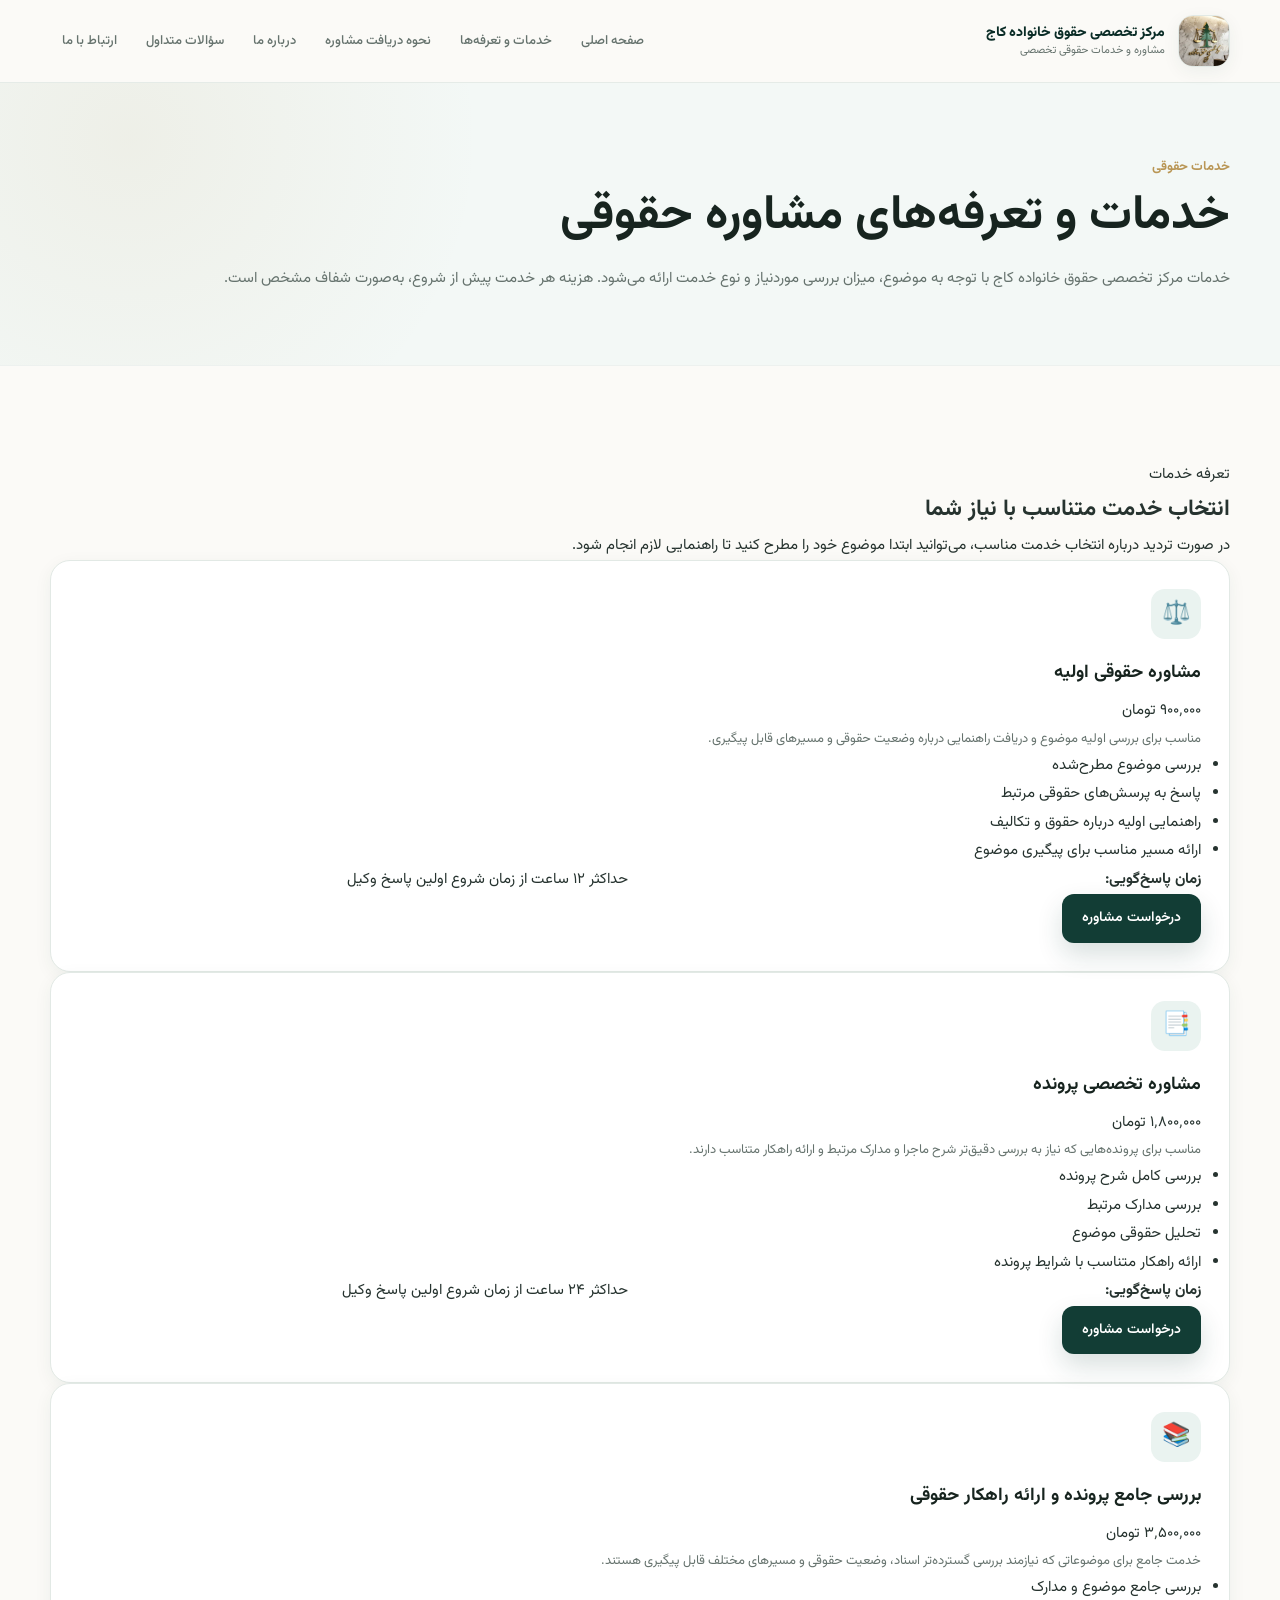
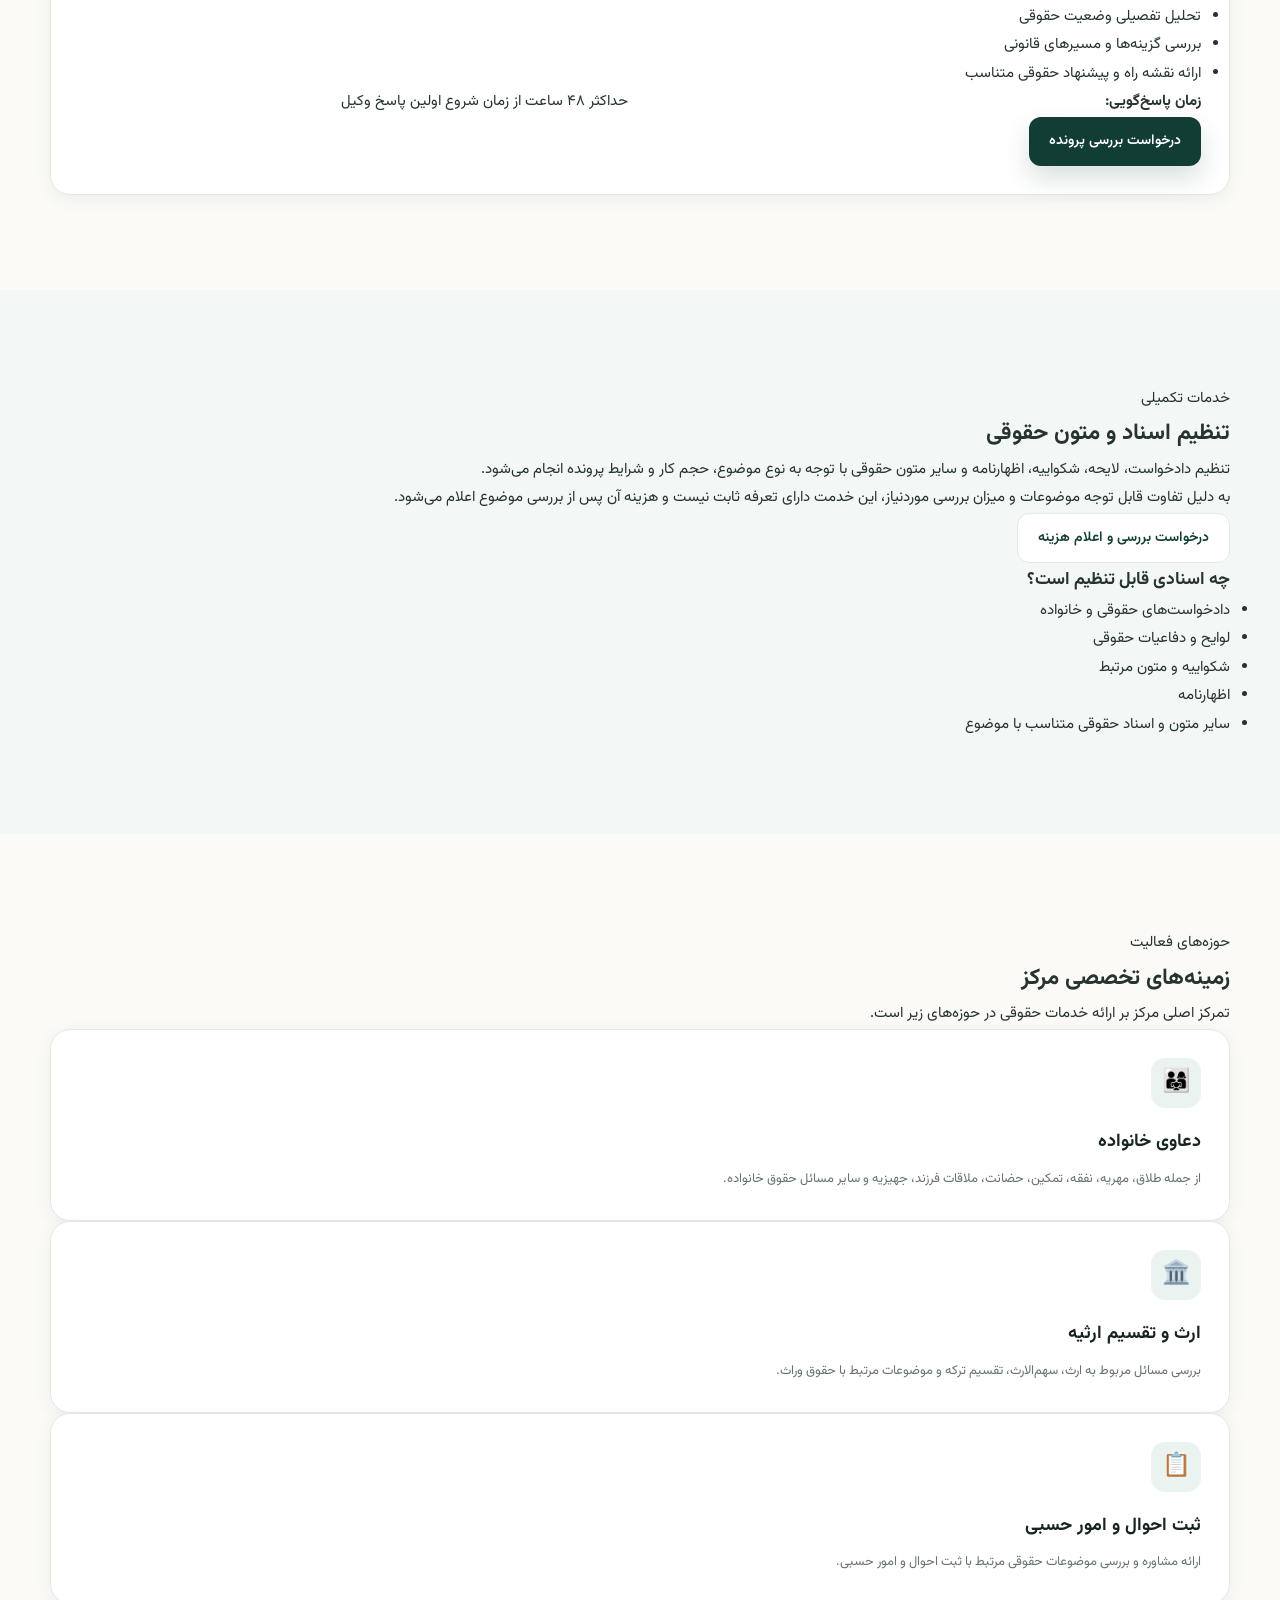
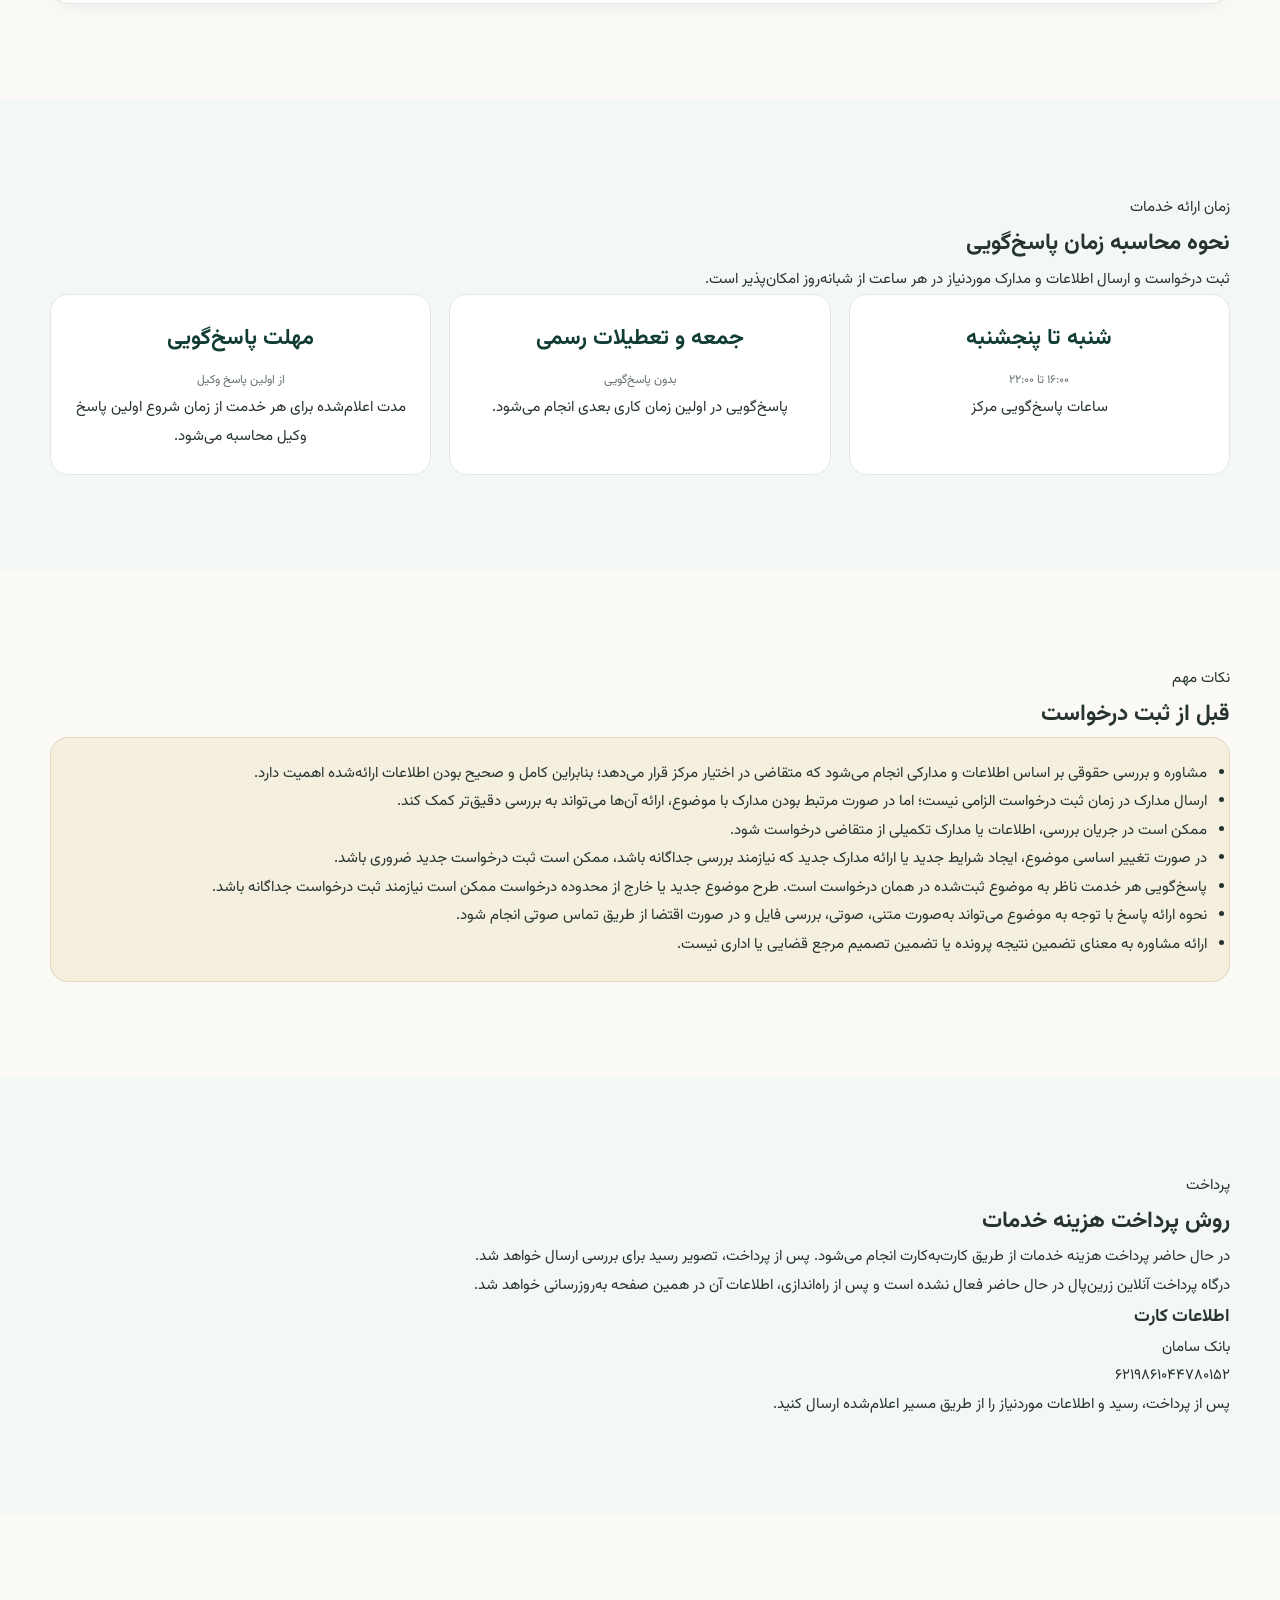
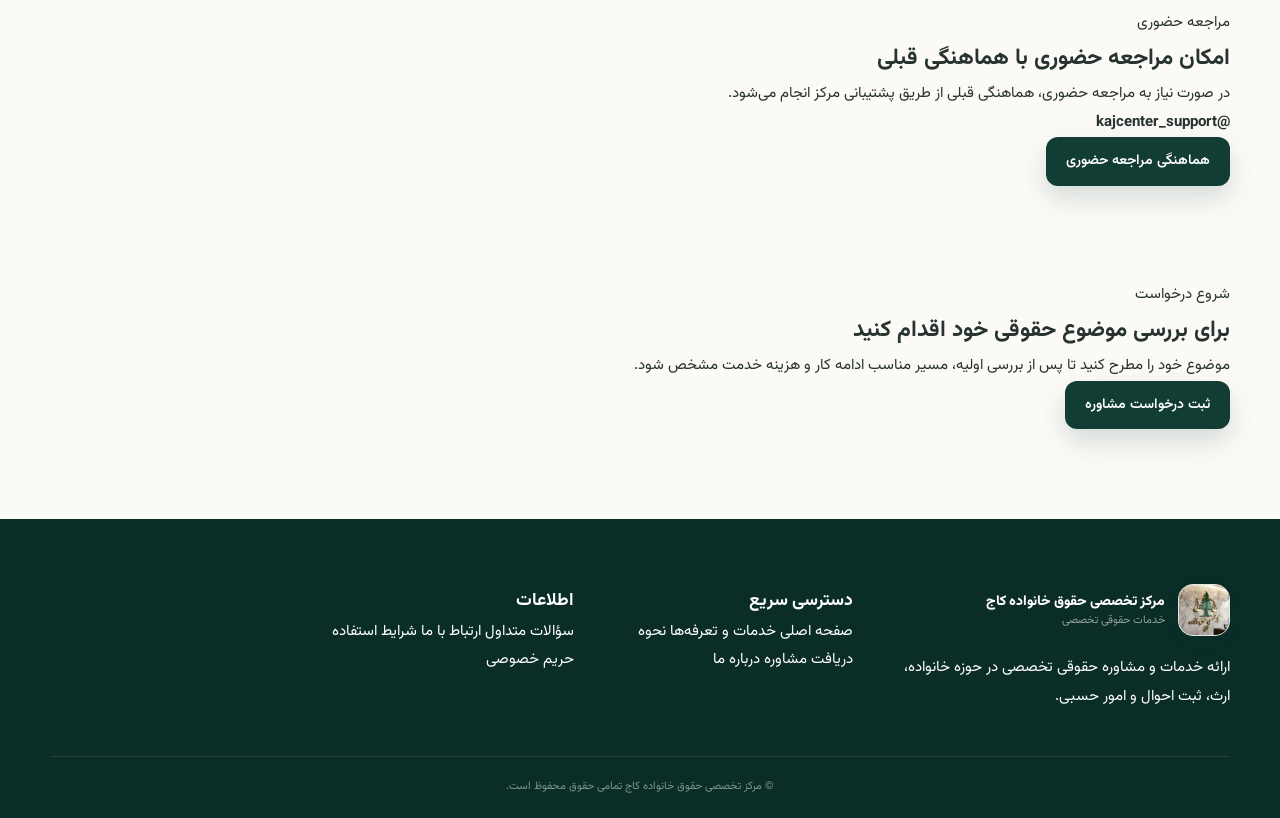
<file: services.html>
<!DOCTYPE html>
<html lang="fa" dir="rtl">
<head>
    <meta charset="UTF-8">
    <meta name="viewport" content="width=device-width, initial-scale=1.0">

    <title>خدمات و تعرفه‌ها | مرکز تخصصی حقوق خانواده کاج</title>

    <meta name="description" content="خدمات و تعرفه‌های مشاوره حقوقی مرکز تخصصی حقوق خانواده کاج در حوزه حقوق خانواده، ارث، ثبت احوال و امور حسبی.">

    <link rel="stylesheet" href="style.css">
</head>

<body>

<header class="site-header">
    <div class="container nav-wrap">

        <a href="index.html" class="brand">
            <div class="brand-mark">
                <img src="IMG_20260722_153449_247.jpg"
                     alt="لوگوی مرکز تخصصی حقوق خانواده کاج">
            </div>

            <div class="brand-text">
                <strong>مرکز تخصصی حقوق خانواده کاج</strong>
                <span>مشاوره و خدمات حقوقی تخصصی</span>
            </div>
        </a>

        <nav class="main-nav">
            <a href="index.html">صفحه اصلی</a>
            <a href="services.html" class="active">خدمات و تعرفه‌ها</a>
            <a href="process.html">نحوه دریافت مشاوره</a>
            <a href="about.html">درباره ما</a>
            <a href="faq.html">سؤالات متداول</a>
            <a href="contact.html">ارتباط با ما</a>
        </nav>

    </div>
</header>


<main>

    <!-- Page Hero -->
    <section class="page-hero">
        <div class="container">

            <span class="eyebrow">خدمات حقوقی</span>

            <h1>خدمات و تعرفه‌های مشاوره حقوقی</h1>

            <p>
                خدمات مرکز تخصصی حقوق خانواده کاج با توجه به موضوع،
                میزان بررسی موردنیاز و نوع خدمت ارائه می‌شود.
                هزینه هر خدمت پیش از شروع، به‌صورت شفاف مشخص است.
            </p>

        </div>
    </section>


    <!-- Services -->
    <section class="section">
        <div class="container">

            <div class="section-heading">
                <span class="eyebrow">تعرفه خدمات</span>

                <h2>انتخاب خدمت متناسب با نیاز شما</h2>

                <p>
                    در صورت تردید درباره انتخاب خدمت مناسب،
                    می‌توانید ابتدا موضوع خود را مطرح کنید تا راهنمایی لازم انجام شود.
                </p>
            </div>


            <div class="cards-3">

                <!-- Service 1 -->
                <article class="card service-card">

                    <div class="card-icon">⚖️</div>

                    <h3>مشاوره حقوقی اولیه</h3>

                    <div class="card-price">
                        ۹۰۰٬۰۰۰
                        <span>تومان</span>
                    </div>

                    <p>
                        مناسب برای بررسی اولیه موضوع و دریافت راهنمایی
                        درباره وضعیت حقوقی و مسیرهای قابل پیگیری.
                    </p>

                    <ul class="feature-list">
                        <li>بررسی موضوع مطرح‌شده</li>
                        <li>پاسخ به پرسش‌های حقوقی مرتبط</li>
                        <li>راهنمایی اولیه درباره حقوق و تکالیف</li>
                        <li>ارائه مسیر مناسب برای پیگیری موضوع</li>
                    </ul>

                    <div class="service-detail">
                        <strong>زمان پاسخ‌گویی:</strong>
                        حداکثر ۱۲ ساعت از زمان شروع اولین پاسخ وکیل
                    </div>

                    <a href="https://t.me/KajLawConsult"
                       class="btn btn-primary">
                        درخواست مشاوره
                    </a>

                </article>


                <!-- Service 2 -->
                <article class="card service-card">

                    <div class="card-icon">📑</div>

                    <h3>مشاوره تخصصی پرونده</h3>

                    <div class="card-price">
                        ۱٬۸۰۰٬۰۰۰
                        <span>تومان</span>
                    </div>

                    <p>
                        مناسب برای پرونده‌هایی که نیاز به بررسی دقیق‌تر
                        شرح ماجرا و مدارک مرتبط و ارائه راهکار متناسب دارند.
                    </p>

                    <ul class="feature-list">
                        <li>بررسی کامل شرح پرونده</li>
                        <li>بررسی مدارک مرتبط</li>
                        <li>تحلیل حقوقی موضوع</li>
                        <li>ارائه راهکار متناسب با شرایط پرونده</li>
                    </ul>

                    <div class="service-detail">
                        <strong>زمان پاسخ‌گویی:</strong>
                        حداکثر ۲۴ ساعت از زمان شروع اولین پاسخ وکیل
                    </div>

                    <a href="https://t.me/KajLawConsult"
                       class="btn btn-primary">
                        درخواست مشاوره
                    </a>

                </article>


                <!-- Service 3 -->
                <article class="card service-card">

                    <div class="card-icon">📚</div>

                    <h3>بررسی جامع پرونده و ارائه راهکار حقوقی</h3>

                    <div class="card-price">
                        ۳٬۵۰۰٬۰۰۰
                        <span>تومان</span>
                    </div>

                    <p>
                        خدمت جامع برای موضوعاتی که نیازمند بررسی گسترده‌تر
                        اسناد، وضعیت حقوقی و مسیرهای مختلف قابل پیگیری هستند.
                    </p>

                    <ul class="feature-list">
                        <li>بررسی جامع موضوع و مدارک</li>
                        <li>تحلیل تفصیلی وضعیت حقوقی</li>
                        <li>بررسی گزینه‌ها و مسیرهای قانونی</li>
                        <li>ارائه نقشه راه و پیشنهاد حقوقی متناسب</li>
                    </ul>

                    <div class="service-detail">
                        <strong>زمان پاسخ‌گویی:</strong>
                        حداکثر ۴۸ ساعت از زمان شروع اولین پاسخ وکیل
                    </div>

                    <a href="https://t.me/KajLawConsult"
                       class="btn btn-primary">
                        درخواست بررسی پرونده
                    </a>

                </article>

            </div>

        </div>
    </section>


    <!-- Document Services -->
    <section class="section section-soft">
        <div class="container two-col">

            <div>
                <span class="eyebrow">خدمات تکمیلی</span>

                <h2>تنظیم اسناد و متون حقوقی</h2>

                <p>
                    تنظیم دادخواست، لایحه، شکواییه، اظهارنامه و سایر متون
                    حقوقی با توجه به نوع موضوع، حجم کار و شرایط پرونده انجام می‌شود.
                </p>

                <p>
                    به دلیل تفاوت قابل توجه موضوعات و میزان بررسی موردنیاز،
                    این خدمت دارای تعرفه ثابت نیست و هزینه آن پس از بررسی موضوع
                    اعلام می‌شود.
                </p>

                <a href="https://t.me/KajLawConsult"
                   class="btn btn-secondary">
                    درخواست بررسی و اعلام هزینه
                </a>
            </div>


            <div class="info-card">

                <h3>چه اسنادی قابل تنظیم است؟</h3>

                <ul class="feature-list">
                    <li>دادخواست‌های حقوقی و خانواده</li>
                    <li>لوایح و دفاعیات حقوقی</li>
                    <li>شکواییه و متون مرتبط</li>
                    <li>اظهارنامه</li>
                    <li>سایر متون و اسناد حقوقی متناسب با موضوع</li>
                </ul>

            </div>

        </div>
    </section>


    <!-- Expertise -->
    <section class="section">
        <div class="container">

            <div class="section-heading">
                <span class="eyebrow">حوزه‌های فعالیت</span>

                <h2>زمینه‌های تخصصی مرکز</h2>

                <p>
                    تمرکز اصلی مرکز بر ارائه خدمات حقوقی در حوزه‌های زیر است.
                </p>
            </div>


            <div class="cards-3">

                <div class="card">
                    <div class="card-icon">👨‍👩‍👧</div>
                    <h3>دعاوی خانواده</h3>
                    <p>
                        از جمله طلاق، مهریه، نفقه، تمکین، حضانت،
                        ملاقات فرزند، جهیزیه و سایر مسائل حقوق خانواده.
                    </p>
                </div>


                <div class="card">
                    <div class="card-icon">🏛️</div>
                    <h3>ارث و تقسیم ارثیه</h3>
                    <p>
                        بررسی مسائل مربوط به ارث، سهم‌الارث،
                        تقسیم ترکه و موضوعات مرتبط با حقوق وراث.
                    </p>
                </div>


                <div class="card">
                    <div class="card-icon">📋</div>
                    <h3>ثبت احوال و امور حسبی</h3>
                    <p>
                        ارائه مشاوره و بررسی موضوعات حقوقی مرتبط
                        با ثبت احوال و امور حسبی.
                    </p>
                </div>

            </div>

        </div>
    </section>


    <!-- Timing -->
    <section class="section section-soft">
        <div class="container">

            <div class="section-heading">
                <span class="eyebrow">زمان ارائه خدمات</span>

                <h2>نحوه محاسبه زمان پاسخ‌گویی</h2>

                <p>
                    ثبت درخواست و ارسال اطلاعات و مدارک موردنیاز
                    در هر ساعت از شبانه‌روز امکان‌پذیر است.
                </p>
            </div>


            <div class="timing-grid">

                <div class="timing-card">
                    <strong>شنبه تا پنجشنبه</strong>
                    <span>۱۶:۰۰ تا ۲۲:۰۰</span>
                    <p>ساعات پاسخ‌گویی مرکز</p>
                </div>

                <div class="timing-card">
                    <strong>جمعه و تعطیلات رسمی</strong>
                    <span>بدون پاسخ‌گویی</span>
                    <p>پاسخ‌گویی در اولین زمان کاری بعدی انجام می‌شود.</p>
                </div>

                <div class="timing-card">
                    <strong>مهلت پاسخ‌گویی</strong>
                    <span>از اولین پاسخ وکیل</span>
                    <p>
                        مدت اعلام‌شده برای هر خدمت از زمان شروع
                        اولین پاسخ وکیل محاسبه می‌شود.
                    </p>
                </div>

            </div>

        </div>
    </section>


    <!-- Important Notes -->
    <section class="section">
        <div class="container">

            <div class="section-heading">
                <span class="eyebrow">نکات مهم</span>

                <h2>قبل از ثبت درخواست</h2>
            </div>


            <div class="notice">

                <ul class="feature-list">

                    <li>
                        مشاوره و بررسی حقوقی بر اساس اطلاعات و مدارکی انجام می‌شود
                        که متقاضی در اختیار مرکز قرار می‌دهد؛ بنابراین کامل و صحیح بودن
                        اطلاعات ارائه‌شده اهمیت دارد.
                    </li>

                    <li>
                        ارسال مدارک در زمان ثبت درخواست الزامی نیست؛
                        اما در صورت مرتبط بودن مدارک با موضوع، ارائه آن‌ها
                        می‌تواند به بررسی دقیق‌تر کمک کند.
                    </li>

                    <li>
                        ممکن است در جریان بررسی، اطلاعات یا مدارک تکمیلی
                        از متقاضی درخواست شود.
                    </li>

                    <li>
                        در صورت تغییر اساسی موضوع، ایجاد شرایط جدید یا ارائه
                        مدارک جدید که نیازمند بررسی جداگانه باشد، ممکن است
                        ثبت درخواست جدید ضروری باشد.
                    </li>

                    <li>
                        پاسخ‌گویی هر خدمت ناظر به موضوع ثبت‌شده در همان درخواست است.
                        طرح موضوع جدید یا خارج از محدوده درخواست ممکن است
                        نیازمند ثبت درخواست جداگانه باشد.
                    </li>

                    <li>
                        نحوه ارائه پاسخ با توجه به موضوع می‌تواند به‌صورت متنی،
                        صوتی، بررسی فایل و در صورت اقتضا از طریق تماس صوتی انجام شود.
                    </li>

                    <li>
                        ارائه مشاوره به معنای تضمین نتیجه پرونده یا تضمین تصمیم
                        مرجع قضایی یا اداری نیست.
                    </li>

                </ul>

            </div>

        </div>
    </section>


    <!-- Payment -->
    <section class="section section-soft">
        <div class="container two-col">

            <div>
                <span class="eyebrow">پرداخت</span>

                <h2>روش پرداخت هزینه خدمات</h2>

                <p>
                    در حال حاضر پرداخت هزینه خدمات از طریق کارت‌به‌کارت
                    انجام می‌شود. پس از پرداخت، تصویر رسید برای بررسی
                    ارسال خواهد شد.
                </p>

                <p>
                    درگاه پرداخت آنلاین زرین‌پال در حال حاضر فعال نشده است
                    و پس از راه‌اندازی، اطلاعات آن در همین صفحه به‌روزرسانی خواهد شد.
                </p>

            </div>


            <div class="info-card">

                <h3>اطلاعات کارت</h3>

                <p class="contact-value">
                    بانک سامان
                </p>

                <p class="contact-value">
                    ۶۲۱۹۸۶۱۰۴۴۷۸۰۱۵۲
                </p>

                <p>
                    پس از پرداخت، رسید و اطلاعات موردنیاز را
                    از طریق مسیر اعلام‌شده ارسال کنید.
                </p>

            </div>

        </div>
    </section>


    <!-- In-person -->
    <section class="section">
        <div class="container">

            <div class="cta-box">

                <span class="eyebrow">مراجعه حضوری</span>

                <h2>امکان مراجعه حضوری با هماهنگی قبلی</h2>

                <p>
                    در صورت نیاز به مراجعه حضوری، هماهنگی قبلی از طریق
                    پشتیبانی مرکز انجام می‌شود.
                </p>

                <p>
                    <strong>@kajcenter_support</strong>
                </p>

                <a href="https://t.me/kajcenter_support"
                   class="btn btn-primary">
                    هماهنگی مراجعه حضوری
                </a>

            </div>

        </div>
    </section>


    <!-- Final CTA -->
    <section class="cta-section">
        <div class="container">

            <div class="cta-box">

                <span class="eyebrow">شروع درخواست</span>

                <h2>برای بررسی موضوع حقوقی خود اقدام کنید</h2>

                <p>
                    موضوع خود را مطرح کنید تا پس از بررسی اولیه،
                    مسیر مناسب ادامه کار و هزینه خدمت مشخص شود.
                </p>

                <a href="https://t.me/KajLawConsult"
                   class="btn btn-primary">
                    ثبت درخواست مشاوره
                </a>

            </div>

        </div>
    </section>

</main>


<footer class="site-footer">

    <div class="container footer-grid">

        <div class="footer-brand">

            <div class="brand">
                <div class="brand-mark">
                    <img src="IMG_20260722_153449_247.jpg"
                         alt="لوگوی مرکز تخصصی حقوق خانواده کاج">
                </div>

                <div class="brand-text">
                    <strong>مرکز تخصصی حقوق خانواده کاج</strong>
                    <span>خدمات حقوقی تخصصی</span>
                </div>
            </div>

            <p>
                ارائه خدمات و مشاوره حقوقی تخصصی در حوزه خانواده،
                ارث، ثبت احوال و امور حسبی.
            </p>

        </div>


        <div class="footer-col">

            <h3>دسترسی سریع</h3>

            <a href="index.html">صفحه اصلی</a>
            <a href="services.html">خدمات و تعرفه‌ها</a>
            <a href="process.html">نحوه دریافت مشاوره</a>
            <a href="about.html">درباره ما</a>

        </div>


        <div class="footer-col">

            <h3>اطلاعات</h3>

            <a href="faq.html">سؤالات متداول</a>
            <a href="contact.html">ارتباط با ما</a>
            <a href="terms.html">شرایط استفاده</a>
            <a href="privacy.html">حریم خصوصی</a>

        </div>

    </div>


    <div class="container footer-bottom">

        <span>
            © مرکز تخصصی حقوق خانواده کاج
        </span>

        <span>
            تمامی حقوق محفوظ است.
        </span>

    </div>

</footer>

</body>
</html>
</file>
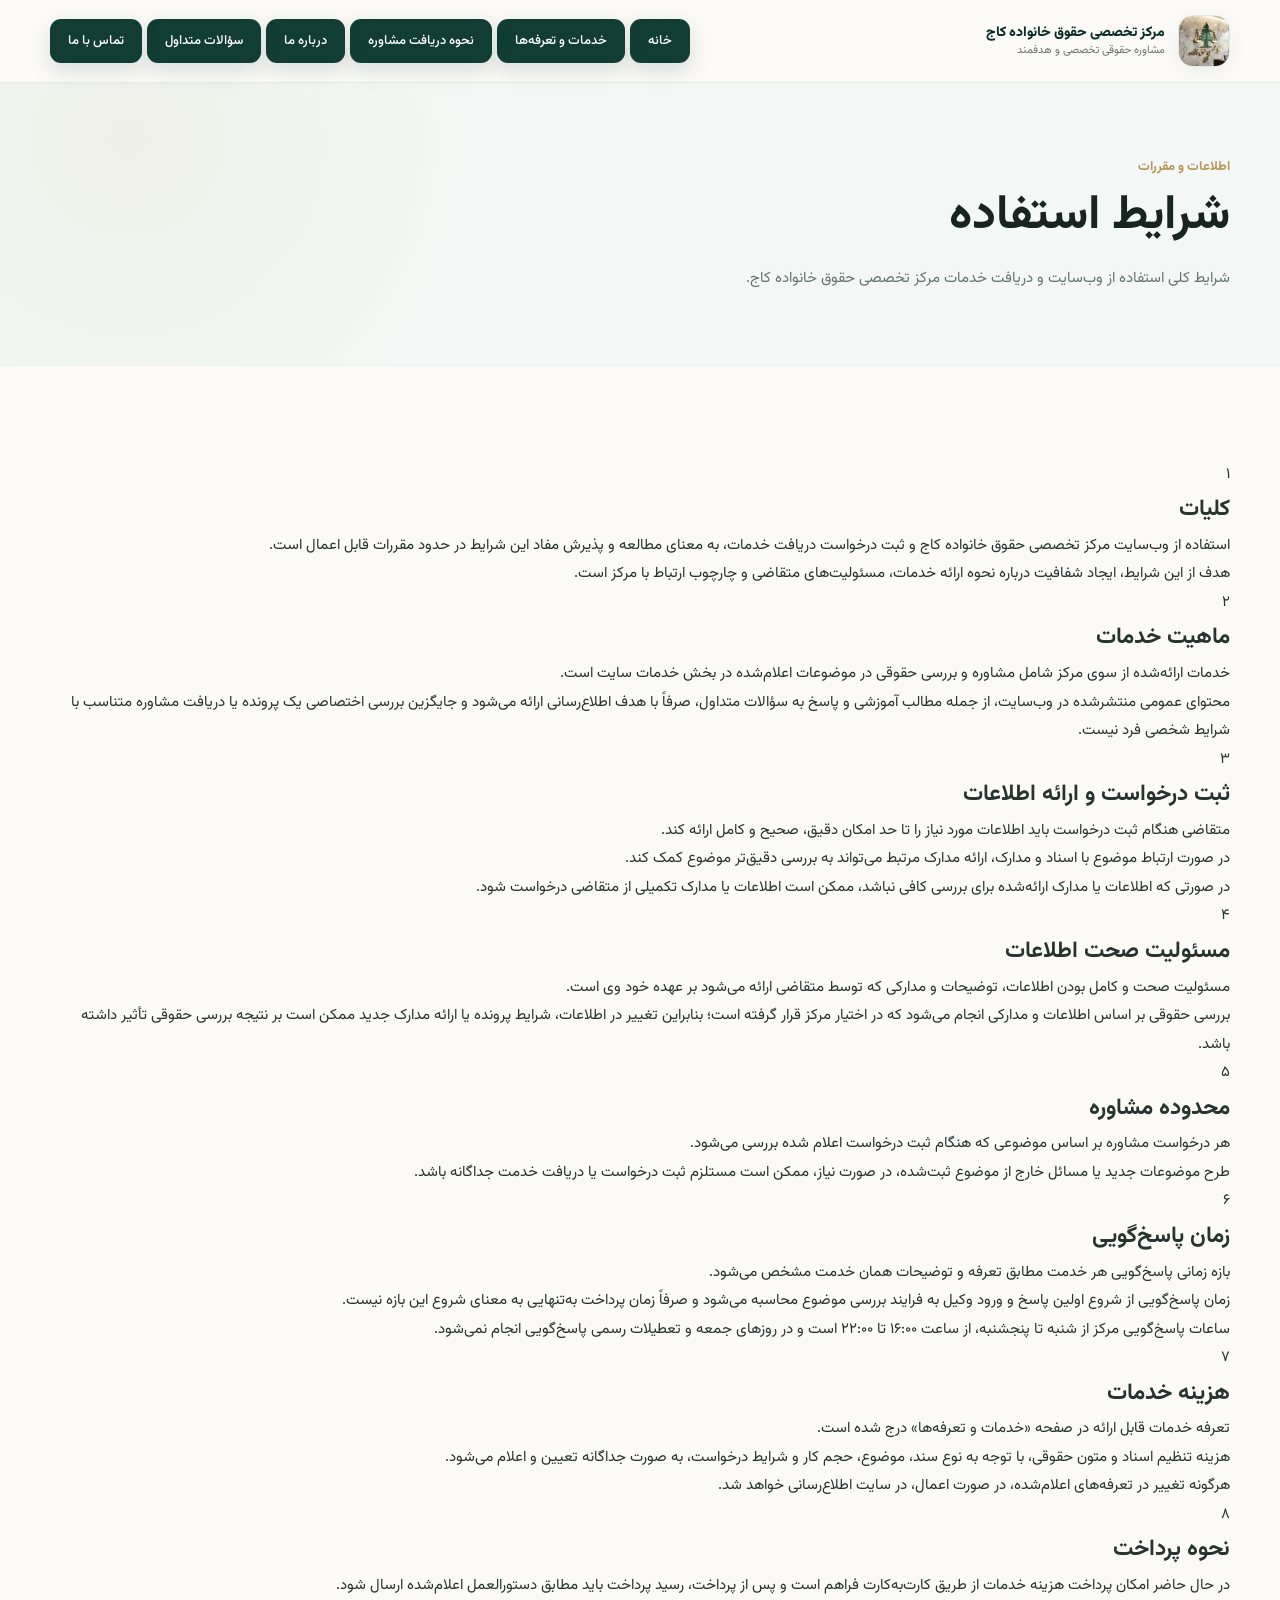
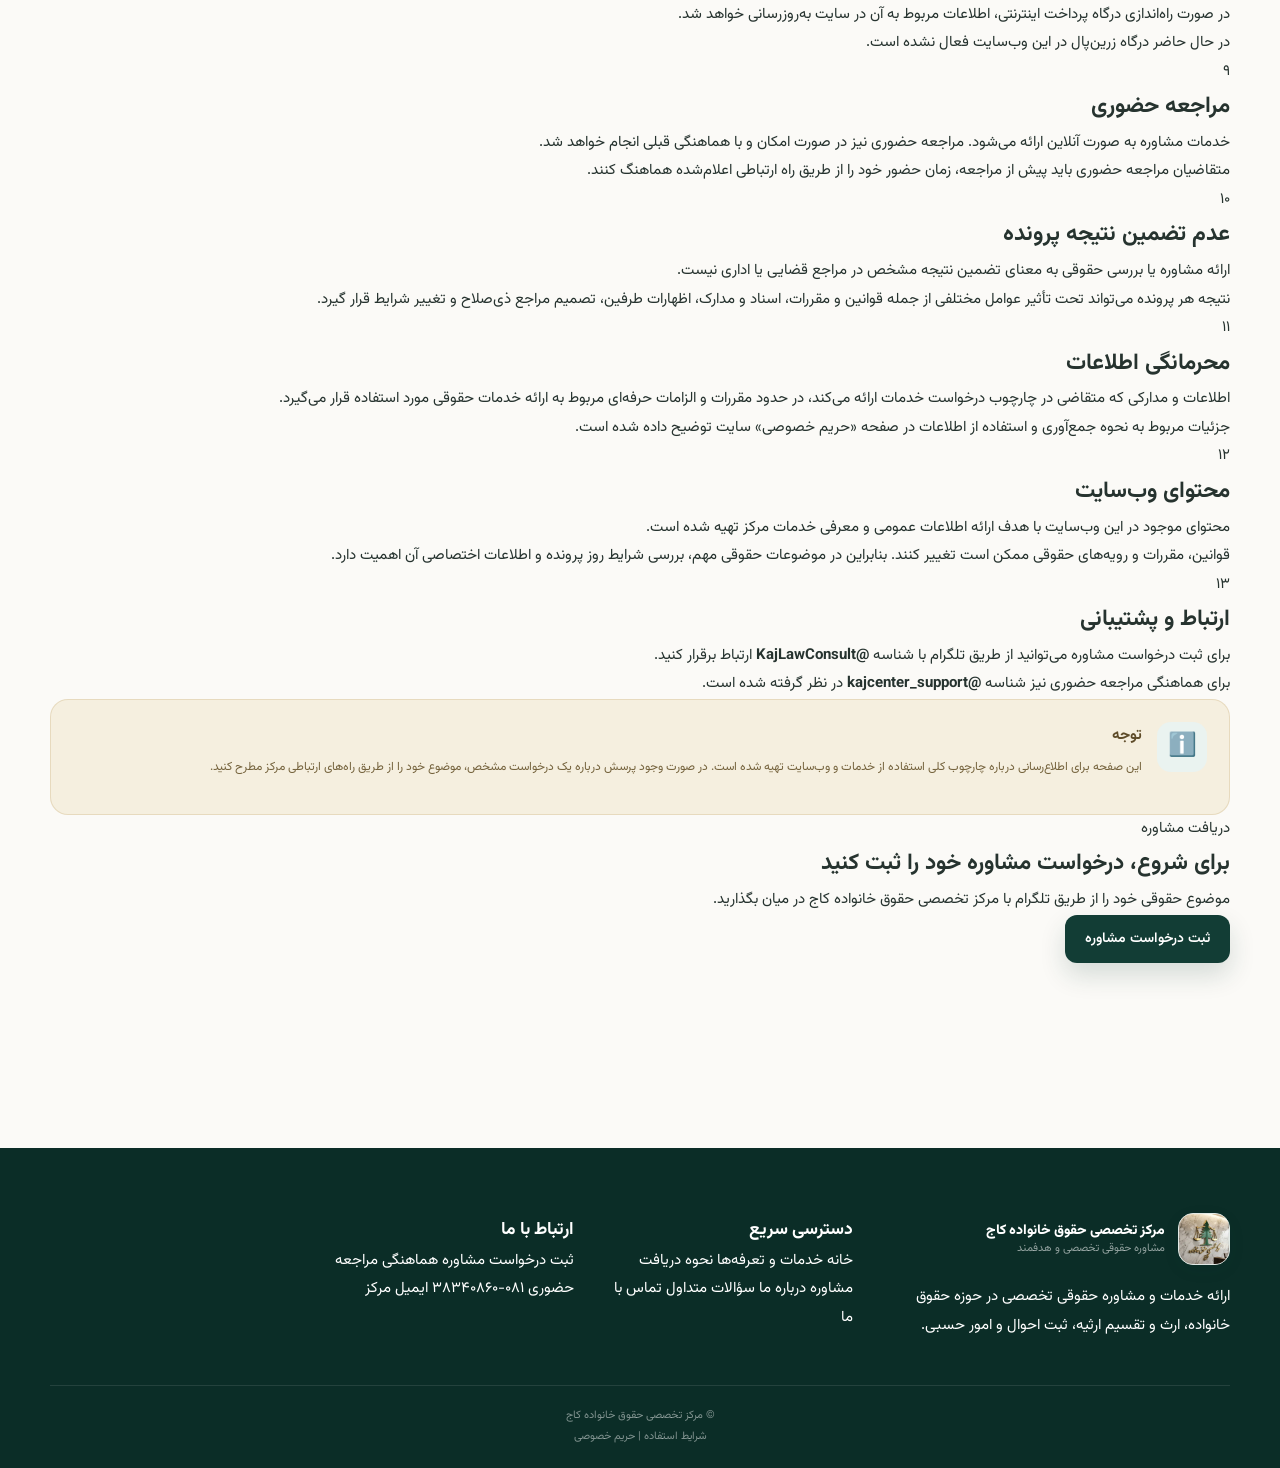
<file: terms.html>
<!DOCTYPE html>
<html lang="fa" dir="rtl">
<head>
    <meta charset="UTF-8">
    <meta name="viewport" content="width=device-width, initial-scale=1.0">

    <title>شرایط استفاده | مرکز تخصصی حقوق خانواده کاج</title>
    <meta name="description" content="شرایط استفاده از خدمات و وب‌سایت مرکز تخصصی حقوق خانواده کاج.">

    <link rel="stylesheet" href="style.css">
</head>

<body>

<header class="site-header">
    <div class="container nav-wrap">

        <a href="index.html" class="brand">
            <div class="brand-mark">
                <img src="IMG_20260722_153449_247.jpg"
                     alt="لوگوی مرکز تخصصی حقوق خانواده کاج">
            </div>

            <div class="brand-text">
                <strong>مرکز تخصصی حقوق خانواده کاج</strong>
                <span>مشاوره حقوقی تخصصی و هدفمند</span>
            </div>
        </a>

        <nav class="main-nav">
            <a href="index.html" class="nav-button">خانه</a>
            <a href="services.html" class="nav-button">خدمات و تعرفه‌ها</a>
            <a href="process.html" class="nav-button">نحوه دریافت مشاوره</a>
            <a href="about.html" class="nav-button">درباره ما</a>
            <a href="faq.html" class="nav-button">سؤالات متداول</a>
            <a href="contact.html" class="nav-button">تماس با ما</a>
        </nav>

    </div>
</header>


<main>

    <!-- Page Hero -->
    <section class="page-hero">
        <div class="container">
            <div class="page-hero-content">

                <span class="eyebrow">اطلاعات و مقررات</span>

                <h1>شرایط استفاده</h1>

                <p>
                    شرایط کلی استفاده از وب‌سایت و دریافت خدمات
                    مرکز تخصصی حقوق خانواده کاج.
                </p>

            </div>
        </div>
    </section>


    <section class="section">
        <div class="container content-narrow">


            <!-- 1 -->
            <div class="content-block">

                <span class="eyebrow">۱</span>

                <h2>کلیات</h2>

                <p>
                    استفاده از وب‌سایت مرکز تخصصی حقوق خانواده کاج
                    و ثبت درخواست دریافت خدمات، به معنای مطالعه و
                    پذیرش مفاد این شرایط در حدود مقررات قابل اعمال است.
                </p>

                <p>
                    هدف از این شرایط، ایجاد شفافیت درباره نحوه ارائه
                    خدمات، مسئولیت‌های متقاضی و چارچوب ارتباط با مرکز است.
                </p>

            </div>


            <!-- 2 -->
            <div class="content-block">

                <span class="eyebrow">۲</span>

                <h2>ماهیت خدمات</h2>

                <p>
                    خدمات ارائه‌شده از سوی مرکز شامل مشاوره و بررسی
                    حقوقی در موضوعات اعلام‌شده در بخش خدمات سایت است.
                </p>

                <p>
                    محتوای عمومی منتشرشده در وب‌سایت، از جمله مطالب
                    آموزشی و پاسخ به سؤالات متداول، صرفاً با هدف
                    اطلاع‌رسانی ارائه می‌شود و جایگزین بررسی اختصاصی
                    یک پرونده یا دریافت مشاوره متناسب با شرایط شخصی
                    فرد نیست.
                </p>

            </div>


            <!-- 3 -->
            <div class="content-block">

                <span class="eyebrow">۳</span>

                <h2>ثبت درخواست و ارائه اطلاعات</h2>

                <p>
                    متقاضی هنگام ثبت درخواست باید اطلاعات مورد نیاز
                    را تا حد امکان دقیق، صحیح و کامل ارائه کند.
                </p>

                <p>
                    در صورت ارتباط موضوع با اسناد و مدارک، ارائه
                    مدارک مرتبط می‌تواند به بررسی دقیق‌تر موضوع کمک کند.
                </p>

                <p>
                    در صورتی که اطلاعات یا مدارک ارائه‌شده برای بررسی
                    کافی نباشد، ممکن است اطلاعات یا مدارک تکمیلی از
                    متقاضی درخواست شود.
                </p>

            </div>


            <!-- 4 -->
            <div class="content-block">

                <span class="eyebrow">۴</span>

                <h2>مسئولیت صحت اطلاعات</h2>

                <p>
                    مسئولیت صحت و کامل بودن اطلاعات، توضیحات و مدارکی
                    که توسط متقاضی ارائه می‌شود بر عهده خود وی است.
                </p>

                <p>
                    بررسی حقوقی بر اساس اطلاعات و مدارکی انجام می‌شود
                    که در اختیار مرکز قرار گرفته است؛ بنابراین تغییر
                    در اطلاعات، شرایط پرونده یا ارائه مدارک جدید ممکن
                    است بر نتیجه بررسی حقوقی تأثیر داشته باشد.
                </p>

            </div>


            <!-- 5 -->
            <div class="content-block">

                <span class="eyebrow">۵</span>

                <h2>محدوده مشاوره</h2>

                <p>
                    هر درخواست مشاوره بر اساس موضوعی که هنگام ثبت
                    درخواست اعلام شده بررسی می‌شود.
                </p>

                <p>
                    طرح موضوعات جدید یا مسائل خارج از موضوع ثبت‌شده،
                    در صورت نیاز، ممکن است مستلزم ثبت درخواست یا دریافت
                    خدمت جداگانه باشد.
                </p>

            </div>


            <!-- 6 -->
            <div class="content-block">

                <span class="eyebrow">۶</span>

                <h2>زمان پاسخ‌گویی</h2>

                <p>
                    بازه زمانی پاسخ‌گویی هر خدمت مطابق تعرفه و توضیحات
                    همان خدمت مشخص می‌شود.
                </p>

                <p>
                    زمان پاسخ‌گویی از شروع اولین پاسخ و ورود وکیل به
                    فرایند بررسی موضوع محاسبه می‌شود و صرفاً زمان پرداخت
                    به‌تنهایی به معنای شروع این بازه نیست.
                </p>

                <p>
                    ساعات پاسخ‌گویی مرکز از شنبه تا پنجشنبه،
                    از ساعت ۱۶:۰۰ تا ۲۲:۰۰ است و در روزهای جمعه و
                    تعطیلات رسمی پاسخ‌گویی انجام نمی‌شود.
                </p>

            </div>


            <!-- 7 -->
            <div class="content-block">

                <span class="eyebrow">۷</span>

                <h2>هزینه خدمات</h2>

                <p>
                    تعرفه خدمات قابل ارائه در صفحه
                    «خدمات و تعرفه‌ها» درج شده است.
                </p>

                <p>
                    هزینه تنظیم اسناد و متون حقوقی، با توجه به نوع سند،
                    موضوع، حجم کار و شرایط درخواست، به صورت جداگانه
                    تعیین و اعلام می‌شود.
                </p>

                <p>
                    هرگونه تغییر در تعرفه‌های اعلام‌شده، در صورت اعمال،
                    در سایت اطلاع‌رسانی خواهد شد.
                </p>

            </div>


            <!-- 8 -->
            <div class="content-block">

                <span class="eyebrow">۸</span>

                <h2>نحوه پرداخت</h2>

                <p>
                    در حال حاضر امکان پرداخت هزینه خدمات از طریق
                    کارت‌به‌کارت فراهم است و پس از پرداخت، رسید پرداخت
                    باید مطابق دستورالعمل اعلام‌شده ارسال شود.
                </p>

                <p>
                    در صورت راه‌اندازی درگاه پرداخت اینترنتی،
                    اطلاعات مربوط به آن در سایت به‌روزرسانی خواهد شد.
                </p>

                <p>
                    در حال حاضر درگاه زرین‌پال در این وب‌سایت فعال نشده است.
                </p>

            </div>


            <!-- 9 -->
            <div class="content-block">

                <span class="eyebrow">۹</span>

                <h2>مراجعه حضوری</h2>

                <p>
                    خدمات مشاوره به صورت آنلاین ارائه می‌شود.
                    مراجعه حضوری نیز در صورت امکان و با هماهنگی قبلی
                    انجام خواهد شد.
                </p>

                <p>
                    متقاضیان مراجعه حضوری باید پیش از مراجعه،
                    زمان حضور خود را از طریق راه ارتباطی اعلام‌شده
                    هماهنگ کنند.
                </p>

            </div>


            <!-- 10 -->
            <div class="content-block">

                <span class="eyebrow">۱۰</span>

                <h2>عدم تضمین نتیجه پرونده</h2>

                <p>
                    ارائه مشاوره یا بررسی حقوقی به معنای تضمین نتیجه
                    مشخص در مراجع قضایی یا اداری نیست.
                </p>

                <p>
                    نتیجه هر پرونده می‌تواند تحت تأثیر عوامل مختلفی
                    از جمله قوانین و مقررات، اسناد و مدارک، اظهارات
                    طرفین، تصمیم مراجع ذی‌صلاح و تغییر شرایط قرار گیرد.
                </p>

            </div>


            <!-- 11 -->
            <div class="content-block">

                <span class="eyebrow">۱۱</span>

                <h2>محرمانگی اطلاعات</h2>

                <p>
                    اطلاعات و مدارکی که متقاضی در چارچوب درخواست
                    خدمات ارائه می‌کند، در حدود مقررات و الزامات
                    حرفه‌ای مربوط به ارائه خدمات حقوقی مورد استفاده قرار می‌گیرد.
                </p>

                <p>
                    جزئیات مربوط به نحوه جمع‌آوری و استفاده از اطلاعات
                    در صفحه «حریم خصوصی» سایت توضیح داده شده است.
                </p>

            </div>


            <!-- 12 -->
            <div class="content-block">

                <span class="eyebrow">۱۲</span>

                <h2>محتوای وب‌سایت</h2>

                <p>
                    محتوای موجود در این وب‌سایت با هدف ارائه اطلاعات
                    عمومی و معرفی خدمات مرکز تهیه شده است.
                </p>

                <p>
                    قوانین، مقررات و رویه‌های حقوقی ممکن است تغییر کنند.
                    بنابراین در موضوعات حقوقی مهم، بررسی شرایط روز
                    پرونده و اطلاعات اختصاصی آن اهمیت دارد.
                </p>

            </div>


            <!-- 13 -->
            <div class="content-block">

                <span class="eyebrow">۱۳</span>

                <h2>ارتباط و پشتیبانی</h2>

                <p>
                    برای ثبت درخواست مشاوره می‌توانید از طریق
                    تلگرام با شناسه
                    <strong>@KajLawConsult</strong>
                    ارتباط برقرار کنید.
                </p>

                <p>
                    برای هماهنگی مراجعه حضوری نیز شناسه
                    <strong>@kajcenter_support</strong>
                    در نظر گرفته شده است.
                </p>

            </div>


            <!-- Notice -->
            <div class="notice">

                <div class="card-icon">ℹ️</div>

                <div>

                    <h3>توجه</h3>

                    <p>
                        این صفحه برای اطلاع‌رسانی درباره چارچوب کلی
                        استفاده از خدمات و وب‌سایت تهیه شده است.
                        در صورت وجود پرسش درباره یک درخواست مشخص،
                        موضوع خود را از طریق راه‌های ارتباطی مرکز مطرح کنید.
                    </p>

                </div>

            </div>


            <!-- CTA -->
            <div class="cta-section">

                <div class="cta-box">

                    <div>

                        <span class="eyebrow">دریافت مشاوره</span>

                        <h2>
                            برای شروع، درخواست مشاوره خود را ثبت کنید
                        </h2>

                        <p>
                            موضوع حقوقی خود را از طریق تلگرام با مرکز
                            تخصصی حقوق خانواده کاج در میان بگذارید.
                        </p>

                    </div>

                    <a
                        href="https://t.me/KajLawConsult"
                        target="_blank"
                        rel="noopener noreferrer"
                        class="btn btn-primary"
                    >
                        ثبت درخواست مشاوره
                    </a>

                </div>

            </div>

        </div>
    </section>

</main>


<footer class="site-footer">

    <div class="container footer-grid">

        <div class="footer-brand">

            <div class="brand">

                <div class="brand-mark">
                    <img src="IMG_20260722_153449_247.jpg"
                         alt="لوگوی مرکز تخصصی حقوق خانواده کاج">
                </div>

                <div class="brand-text">
                    <strong>مرکز تخصصی حقوق خانواده کاج</strong>
                    <span>مشاوره حقوقی تخصصی و هدفمند</span>
                </div>

            </div>

            <p>
                ارائه خدمات و مشاوره حقوقی تخصصی در حوزه
                حقوق خانواده، ارث و تقسیم ارثیه، ثبت احوال و امور حسبی.
            </p>

        </div>


        <div class="footer-col">

            <h3>دسترسی سریع</h3>

            <a href="index.html">خانه</a>
            <a href="services.html">خدمات و تعرفه‌ها</a>
            <a href="process.html">نحوه دریافت مشاوره</a>
            <a href="about.html">درباره ما</a>
            <a href="faq.html">سؤالات متداول</a>
            <a href="contact.html">تماس با ما</a>

        </div>


        <div class="footer-col">

            <h3>ارتباط با ما</h3>

            <a href="https://t.me/KajLawConsult"
               target="_blank"
               rel="noopener noreferrer">
                ثبت درخواست مشاوره
            </a>

            <a href="https://t.me/kajcenter_support"
               target="_blank"
               rel="noopener noreferrer">
                هماهنگی مراجعه حضوری
            </a>

            <a href="tel:08138340860">
                ۰۸۱-۳۸۳۴۰۸۶۰
            </a>

            <a href="mailto:kaj.lawcenter2587@gmail.com">
                ایمیل مرکز
            </a>

        </div>

    </div>


    <div class="container footer-bottom">

        <span>
            © مرکز تخصصی حقوق خانواده کاج
        </span>

        <div>
            <a href="terms.html">شرایط استفاده</a>
            <span> | </span>
            <a href="privacy.html">حریم خصوصی</a>
        </div>

    </div>

</footer>

</body>
</html>
</file>
<file: style.css>
@import url('https://fonts.googleapis.com/css2?family=Vazirmatn:wght@300;400;500;600;700;800&display=swap');

:root {
  --green: #123d35;
  --green-dark: #0b2d27;
  --green-2: #1b574b;
  --green-3: #eaf3f0;
  --green-4: #f3f8f6;

  --gold: #b99655;
  --gold-light: #d7c18f;
  --gold-soft: #f5efdf;

  --cream: #fbfaf7;
  --white: #ffffff;

  --text: #26332f;
  --text-dark: #17241f;
  --muted: #66736e;
  --muted-light: #87928d;

  --border: #e2e9e5;
  --border-light: #edf1ef;

  --shadow-sm: 0 5px 18px rgba(18, 61, 53, 0.06);
  --shadow: 0 14px 40px rgba(18, 61, 53, 0.09);
  --shadow-lg: 0 24px 70px rgba(18, 61, 53, 0.13);

  --radius-sm: 12px;
  --radius: 20px;
  --radius-lg: 28px;

  --container: 1180px;
}

/* =========================
   RESET
========================= */

* {
  box-sizing: border-box;
  margin: 0;
  padding: 0;
}

html {
  scroll-behavior: smooth;
}

body {
  direction: rtl;
  font-family: "Vazirmatn", sans-serif;
  background: var(--cream);
  color: var(--text);
  line-height: 1.9;
  font-size: 15px;
  overflow-x: hidden;
}

a {
  color: inherit;
  text-decoration: none;
}

button,
input,
textarea,
select {
  font-family: inherit;
}

img {
  max-width: 100%;
  height: auto;
  display: block;
}

.container {
  width: min(var(--container), calc(100% - 40px));
  margin: 0 auto;
}

.section {
  padding: 95px 0;
}

.section-soft {
  background: var(--green-4);
}

.section-title {
  text-align: center;
  margin-bottom: 55px;
}

.section-title .eyebrow {
  display: inline-flex;
  align-items: center;
  gap: 8px;
  color: var(--gold);
  font-size: 13px;
  font-weight: 700;
  margin-bottom: 10px;
}

.section-title h2 {
  color: var(--text-dark);
  font-size: clamp(27px, 4vw, 38px);
  line-height: 1.45;
  margin-bottom: 12px;
}

.section-title p {
  max-width: 700px;
  margin: 0 auto;
  color: var(--muted);
  font-size: 15px;
}


/* =========================
   HEADER
========================= */

.site-header {
  position: sticky;
  top: 0;
  z-index: 1000;
  background: rgba(251, 250, 247, 0.94);
  border-bottom: 1px solid rgba(226, 233, 229, 0.85);
  backdrop-filter: blur(14px);
  -webkit-backdrop-filter: blur(14px);
  overflow: visible;
}

.nav-wrap {
  min-height: 82px;
  display: flex;
  align-items: center;
  justify-content: space-between;
  gap: 28px;
  position: relative;
  z-index: 1001;
}

.brand {
  display: inline-flex;
  align-items: center;
  gap: 13px;
  flex-shrink: 0;
  position: relative;
  z-index: 1002;
}

.brand-mark {
  width: 52px;
  height: 52px;
  border-radius: 15px;
  overflow: hidden;
  background: var(--white);
  border: 1px solid var(--border);
  box-shadow: var(--shadow-sm);
  display: flex;
  align-items: center;
  justify-content: center;
  flex-shrink: 0;
}

.brand-mark img {
  width: 100%;
  height: 100%;
  object-fit: cover;
}

.brand-text {
  display: flex;
  flex-direction: column;
  line-height: 1.45;
}

.brand-text strong,
.brand-title {
  color: var(--green-dark);
  font-size: 14px;
  font-weight: 800;
}

.brand-text span,
.brand-subtitle {
  color: var(--muted);
  font-size: 11px;
  font-weight: 400;
}

.main-nav {
  display: flex;
  align-items: center;
  justify-content: center;
  gap: 5px;
  position: relative;
  z-index: 1002;
}

.main-nav a {
  position: relative;
  z-index: 1003;
  display: inline-flex;
  align-items: center;
  justify-content: center;
  color: var(--muted);
  padding: 9px 12px;
  border-radius: 10px;
  font-size: 13px;
  font-weight: 500;
  transition: 0.25s ease;
  white-space: nowrap;
  pointer-events: auto;
  touch-action: manipulation;
}

.main-nav a:hover {
  background: var(--green-3);
  color: var(--green);
}

.nav-button {
  background: var(--green);
  color: var(--white) !important;
  padding: 10px 18px !important;
  border-radius: 11px !important;
  box-shadow: 0 8px 20px rgba(18, 61, 53, 0.15);
}

.nav-button:hover {
  background: var(--green-2) !important;
  color: var(--white) !important;
}


/* =========================
   HERO
========================= */

.hero {
  padding: 90px 0 80px;
  background:
    radial-gradient(circle at 15% 20%, rgba(185, 150, 85, 0.10), transparent 28%),
    radial-gradient(circle at 85% 10%, rgba(27, 87, 75, 0.10), transparent 30%),
    var(--cream);
}

.hero-grid {
  display: grid;
  grid-template-columns: 1.05fr 0.95fr;
  align-items: center;
  gap: 75px;
}

.hero-content {
  position: relative;
}

.hero-eyebrow {
  display: inline-flex;
  align-items: center;
  gap: 8px;
  color: var(--gold);
  font-size: 14px;
  font-weight: 700;
  margin-bottom: 18px;
}

.hero-eyebrow::before {
  content: "";
  width: 28px;
  height: 1px;
  background: var(--gold);
}

.hero h1 {
  color: var(--text-dark);
  font-size: clamp(34px, 5vw, 57px);
  line-height: 1.35;
  font-weight: 800;
  margin-bottom: 20px;
}

.hero h1 span {
  color: var(--green);
}

.hero-text {
  color: var(--muted);
  font-size: 17px;
  line-height: 2.1;
  max-width: 650px;
  margin-bottom: 30px;
}

.hero-actions {
  display: flex;
  align-items: center;
  gap: 12px;
  flex-wrap: wrap;
}

.btn {
  display: inline-flex;
  align-items: center;
  justify-content: center;
  gap: 8px;
  min-height: 48px;
  padding: 11px 20px;
  border-radius: 12px;
  font-size: 14px;
  font-weight: 600;
  transition: 0.25s ease;
  cursor: pointer;
}

.btn-primary {
  background: var(--green);
  color: var(--white);
  box-shadow: 0 12px 26px rgba(18, 61, 53, 0.16);
}

.btn-primary:hover {
  background: var(--green-2);
  transform: translateY(-2px);
}

.btn-secondary {
  background: var(--white);
  color: var(--green);
  border: 1px solid var(--border);
}

.btn-secondary:hover {
  border-color: var(--gold-light);
  background: var(--gold-soft);
}

.hero-note {
  margin-top: 18px;
  color: var(--muted-light);
  font-size: 12px;
}

.hero-visual {
  position: relative;
}

.hero-card {
  position: relative;
  min-height: 450px;
  border-radius: 34px;
  background: linear-gradient(145deg, var(--green), var(--green-dark));
  overflow: hidden;
  box-shadow: var(--shadow-lg);
  display: flex;
  align-items: center;
  justify-content: center;
}

.hero-card::before,
.hero-card::after {
  content: "";
  position: absolute;
  border-radius: 50%;
  border: 1px solid rgba(255,255,255,0.12);
}

.hero-card::before {
  width: 340px;
  height: 340px;
}

.hero-card::after {
  width: 500px;
  height: 500px;
}

.hero-symbol {
  position: relative;
  z-index: 2;
  width: 150px;
  height: 150px;
  border-radius: 50%;
  background: rgba(255,255,255,0.08);
  border: 1px solid rgba(255,255,255,0.16);
  display: flex;
  align-items: center;
  justify-content: center;
  color: var(--gold-light);
  font-size: 68px;
}

.floating-card {
  position: absolute;
  z-index: 3;
  background: rgba(255,255,255,0.96);
  border: 1px solid rgba(255,255,255,0.8);
  border-radius: 16px;
  padding: 14px 17px;
  box-shadow: var(--shadow);
  color: var(--text-dark);
  font-size: 12px;
}

.floating-card strong {
  display: block;
  color: var(--green);
  font-size: 14px;
  margin-bottom: 3px;
}

.float-one {
  top: 45px;
  right: 35px;
}

.float-two {
  bottom: 42px;
  left: 35px;
}


/* =========================
   TRUST BAR
========================= */

.trust-bar {
  background: var(--white);
  border-top: 1px solid var(--border-light);
  border-bottom: 1px solid var(--border-light);
}

.trust-grid {
  display: grid;
  grid-template-columns: repeat(4, 1fr);
}

.trust-item {
  min-height: 105px;
  display: flex;
  align-items: center;
  justify-content: center;
  gap: 11px;
  padding: 18px;
  border-left: 1px solid var(--border-light);
  color: var(--text-dark);
  font-size: 13px;
  font-weight: 600;
}

.trust-item:last-child {
  border-left: 0;
}

.trust-icon {
  width: 38px;
  height: 38px;
  border-radius: 11px;
  background: var(--green-3);
  color: var(--green);
  display: flex;
  align-items: center;
  justify-content: center;
  font-size: 18px;
}


/* =========================
   CARDS
========================= */

.cards {
  display: grid;
  grid-template-columns: repeat(3, 1fr);
  gap: 22px;
}

.card {
  background: var(--white);
  border: 1px solid var(--border);
  border-radius: var(--radius);
  box-shadow: var(--shadow-sm);
  padding: 28px;
  transition: 0.3s ease;
}

.card:hover {
  transform: translateY(-4px);
  box-shadow: var(--shadow);
  border-color: rgba(185, 150, 85, 0.35);
}

.card-icon {
  width: 50px;
  height: 50px;
  border-radius: 14px;
  background: var(--green-3);
  color: var(--green);
  display: flex;
  align-items: center;
  justify-content: center;
  font-size: 23px;
  margin-bottom: 20px;
}

.card h3 {
  color: var(--text-dark);
  font-size: 18px;
  line-height: 1.6;
  margin-bottom: 9px;
}

.card p {
  color: var(--muted);
  font-size: 13px;
  line-height: 2;
}


/* =========================
   PRICE CARDS
========================= */

.price-card {
  position: relative;
  overflow: hidden;
}

.price-card.featured {
  border-color: var(--gold-light);
}

.price-card.featured::before {
  content: "پیشنهاد مرکز";
  position: absolute;
  top: 16px;
  left: 16px;
  background: var(--gold-soft);
  color: #765c29;
  padding: 5px 9px;
  border-radius: 8px;
  font-size: 10px;
  font-weight: 700;
}

.price {
  margin-top: 18px;
  color: var(--green);
  font-size: 23px;
  font-weight: 800;
}

.price small {
  color: var(--muted);
  font-size: 11px;
  font-weight: 400;
}


/* =========================
   INFO GRID
========================= */

.info-grid {
  display: grid;
  grid-template-columns: repeat(2, 1fr);
  gap: 24px;
}

.info-box {
  background: var(--white);
  border: 1px solid var(--border);
  border-radius: var(--radius);
  padding: 28px;
  box-shadow: var(--shadow-sm);
}

.info-box h3 {
  color: var(--green);
  font-size: 18px;
  margin-bottom: 14px;
}

.info-box p {
  color: var(--muted);
  font-size: 13px;
  line-height: 2.05;
}

.info-list {
  list-style: none;
}

.info-list li {
  position: relative;
  padding-right: 22px;
  margin-bottom: 11px;
  color: var(--muted);
  font-size: 13px;
}

.info-list li::before {
  content: "✓";
  position: absolute;
  right: 0;
  top: 0;
  color: var(--gold);
  font-weight: 800;
}


/* =========================
   STEPS
========================= */

.steps {
  display: grid;
  grid-template-columns: repeat(6, 1fr);
  gap: 14px;
}

.step {
  position: relative;
  background: var(--white);
  border: 1px solid var(--border);
  border-radius: 18px;
  padding: 22px 17px;
  text-align: center;
}

.step-number {
  width: 42px;
  height: 42px;
  border-radius: 50%;
  background: var(--green);
  color: var(--white);
  display: flex;
  align-items: center;
  justify-content: center;
  margin: 0 auto 14px;
  font-size: 14px;
  font-weight: 800;
}

.step h3 {
  color: var(--text-dark);
  font-size: 14px;
  margin-bottom: 7px;
}

.step p {
  color: var(--muted);
  font-size: 11px;
  line-height: 1.9;
}


/* =========================
   NOTICE
========================= */

.notice {
  display: flex;
  align-items: flex-start;
  gap: 15px;
  background: var(--gold-soft);
  border: 1px solid rgba(185, 150, 85, 0.24);
  border-radius: 18px;
  padding: 22px;
}

.notice-icon {
  width: 42px;
  height: 42px;
  border-radius: 12px;
  background: rgba(185, 150, 85, 0.13);
  color: #80662f;
  display: flex;
  align-items: center;
  justify-content: center;
  flex-shrink: 0;
}

.notice h3 {
  color: #5e4c29;
  font-size: 15px;
  margin-bottom: 5px;
}

.notice p {
  color: #75633d;
  font-size: 12px;
  line-height: 2;
}


/* =========================
   CTA
========================= */

.cta {
  position: relative;
  overflow: hidden;
  background: linear-gradient(135deg, var(--green), var(--green-dark));
  color: var(--white);
  border-radius: 30px;
  padding: 55px;
  box-shadow: var(--shadow-lg);
}

.cta::before,
.cta::after {
  content: "";
  position: absolute;
  border: 1px solid rgba(255,255,255,0.10);
  border-radius: 50%;
}

.cta::before {
  width: 350px;
  height: 350px;
  left: -130px;
  top: -180px;
}

.cta::after {
  width: 280px;
  height: 280px;
  right: -100px;
  bottom: -150px;
}

.cta-content {
  position: relative;
  z-index: 2;
  max-width: 720px;
}

.cta h2 {
  font-size: clamp(25px, 4vw, 36px);
  line-height: 1.5;
  margin-bottom: 12px;
}

.cta p {
  color: rgba(255,255,255,0.78);
  font-size: 14px;
  line-height: 2;
  margin-bottom: 23px;
}

.cta .btn-primary {
  background: var(--gold);
  color: var(--white);
}

.cta .btn-primary:hover {
  background: #a98749;
}


/* =========================
   PAGE HERO
========================= */

.page-hero {
  padding: 70px 0;
  background:
    radial-gradient(circle at 10% 20%, rgba(185, 150, 85, 0.09), transparent 30%),
    var(--green-4);
  border-bottom: 1px solid var(--border-light);
}

.page-hero-inner {
  max-width: 820px;
}

.page-hero .eyebrow {
  color: var(--gold);
  font-size: 13px;
  font-weight: 700;
  margin-bottom: 10px;
}

.page-hero h1 {
  color: var(--text-dark);
  font-size: clamp(30px, 5vw, 48px);
  line-height: 1.45;
  margin-bottom: 12px;
}

.page-hero p {
  color: var(--muted);
  font-size: 15px;
  line-height: 2.1;
}


/* =========================
   CONTENT
========================= */

.content {
  max-width: 900px;
  margin: 0 auto;
}

.content-card {
  background: var(--white);
  border: 1px solid var(--border);
  border-radius: var(--radius);
  box-shadow: var(--shadow-sm);
  padding: 35px;
}

.content-card + .content-card {
  margin-top: 22px;
}

.content-card h2 {
  color: var(--green);
  font-size: 22px;
  margin-bottom: 16px;
}

.content-card h3 {
  color: var(--text-dark);
  font-size: 17px;
  margin-top: 24px;
  margin-bottom: 9px;
}

.content-card p {
  color: var(--muted);
  font-size: 13px;
  line-height: 2.2;
  margin-bottom: 12px;
}

.content-card ul,
.content-card ol {
  padding-right: 22px;
  color: var(--muted);
  font-size: 13px;
  line-height: 2.2;
}

.content-card li {
  margin-bottom: 7px;
}


/* =========================
   FAQ
========================= */

.faq-list {
  max-width: 900px;
  margin: 0 auto;
}

.faq-item {
  background: var(--white);
  border: 1px solid var(--border);
  border-radius: 16px;
  padding: 21px 24px;
  margin-bottom: 12px;
}

.faq-item h3 {
  color: var(--text-dark);
  font-size: 15px;
  margin-bottom: 8px;
}

.faq-item p {
  color: var(--muted);
  font-size: 13px;
  line-height: 2.1;
}


/* =========================
   CONTACT
========================= */

.contact-grid {
  display: grid;
  grid-template-columns: repeat(3, 1fr);
  gap: 18px;
}

.contact-card {
  background: var(--white);
  border: 1px solid var(--border);
  border-radius: var(--radius);
  padding: 25px;
  box-shadow: var(--shadow-sm);
}

.contact-card .card-icon {
  margin-bottom: 15px;
}

.contact-card h3 {
  color: var(--text-dark);
  font-size: 16px;
  margin-bottom: 7px;
}

.contact-card p {
  color: var(--muted);
  font-size: 13px;
  line-height: 2;
}

.contact-card a {
  color: var(--green);
  font-weight: 700;
}

.contact-details {
  display: grid;
  grid-template-columns: 1fr 1fr;
  gap: 22px;
  margin-top: 22px;
}


/* =========================
   SERVICE DETAIL
========================= */

.service-detail {
  display: grid;
  grid-template-columns: 1fr 1fr;
  gap: 24px;
}

.service-detail-card {
  background: var(--white);
  border: 1px solid var(--border);
  border-radius: var(--radius);
  padding: 30px;
  box-shadow: var(--shadow-sm);
}

.service-detail-card h2 {
  color: var(--green);
  font-size: 20px;
  margin-bottom: 12px;
}

.service-detail-card p {
  color: var(--muted);
  font-size: 13px;
  line-height: 2.1;
}

.service-detail-card ul {
  margin-top: 15px;
  padding-right: 21px;
  color: var(--muted);
  font-size: 13px;
  line-height: 2.1;
}

.service-detail-card li {
  margin-bottom: 6px;
}


/* =========================
   TIMING
========================= */

.timing-grid {
  display: grid;
  grid-template-columns: repeat(3, 1fr);
  gap: 18px;
}

.timing-card {
  background: var(--white);
  border: 1px solid var(--border);
  border-radius: 18px;
  padding: 23px;
  text-align: center;
}

.timing-card strong {
  display: block;
  color: var(--green);
  font-size: 22px;
  margin-bottom: 6px;
}

.timing-card span {
  color: var(--muted);
  font-size: 12px;
}


/* =========================
   FOOTER
========================= */

.site-footer {
  margin-top: 90px;
  background: var(--green-dark);
  color: var(--white);
}

.footer-grid {
  display: grid;
  grid-template-columns: 1.4fr 1fr 1fr 1fr;
  gap: 35px;
  padding: 65px 0 45px;
}

.footer-brand {
  max-width: 360px;
}

.footer-brand .brand {
  margin-bottom: 18px;
}

.footer-brand .brand-text strong {
  color: var(--white);
}

.footer-brand .brand-text span {
  color: rgba(255,255,255,0.55);
}

.footer-description {
  color: rgba(255,255,255,0.62);
  font-size: 12px;
  line-height: 2.1;
}

.footer-column h3 {
  font-size: 14px;
  margin-bottom: 15px;
  color: var(--gold-light);
}

.footer-column a {
  display: block;
  color: rgba(255,255,255,0.68);
  font-size: 12px;
  margin-bottom: 10px;
  transition: 0.2s ease;
}

.footer-column a:hover {
  color: var(--white);
}

.footer-bottom {
  border-top: 1px solid rgba(255,255,255,0.10);
  padding: 20px 0;
  color: rgba(255,255,255,0.48);
  font-size: 11px;
  text-align: center;
}


/* =========================
   TABLET
========================= */

@media (max-width: 1050px) {

  .main-nav a {
    padding-left: 8px;
    padding-right: 8px;
    font-size: 12px;
  }

  .hero-grid {
    gap: 45px;
  }

  .steps {
    grid-template-columns: repeat(3, 1fr);
  }

  .footer-grid {
    grid-template-columns: 1fr 1fr;
  }

  .footer-brand {
    grid-column: 1 / -1;
  }
}


/* =========================
   MOBILE
   مهم: منوی بالای سایت
========================= */

@media (max-width: 800px) {

  .container {
    width: min(var(--container), calc(100% - 28px));
  }

  .section {
    padding: 70px 0;
  }

  /* Header */
  .site-header {
    position: relative;
    z-index: 1000;
    overflow: visible;
    isolation: isolate;
  }

  .nav-wrap {
    min-height: auto;
    padding: 12px 0;
    display: flex;
    flex-direction: column;
    align-items: stretch;
    justify-content: flex-start;
    gap: 10px;
    overflow: visible;
  }

  .brand {
    width: 100%;
    justify-content: flex-start;
    z-index: 1002;
  }

  .brand-text strong,
  .brand-title {
    font-size: 12px;
  }

  .brand-text span,
  .brand-subtitle {
    font-size: 10px;
  }

  /*
     منوی موبایل عمداً مخفی نمی‌شود.
     به صورت افقی قابل اسکرول است تا تمام دکمه‌ها
     بدون خراب شدن چیدمان قابل کلیک باشند.
  */
  .main-nav {
    display: flex !important;
    width: 100%;
    flex-wrap: nowrap;
    align-items: center;
    justify-content: flex-start;
    gap: 6px;
    overflow-x: auto;
    overflow-y: visible;
    padding: 2px 0 7px;
    position: relative;
    z-index: 1002;
    -webkit-overflow-scrolling: touch;
    scrollbar-width: none;
    overscroll-behavior-x: contain;
    touch-action: pan-x;
  }

  .main-nav::-webkit-scrollbar {
    display: none;
  }

  .main-nav a {
    flex: 0 0 auto;
    display: inline-flex !important;
    position: relative;
    z-index: 1003;
    pointer-events: auto !important;
    touch-action: manipulation;
    white-space: nowrap;
    padding: 8px 11px;
    font-size: 11px;
  }

  .nav-button {
    display: inline-flex !important;
    position: relative;
    z-index: 1004;
    pointer-events: auto !important;
    padding: 9px 13px !important;
    font-size: 11px !important;
  }

  /* Hero */
  .hero {
    padding: 60px 0 55px;
  }

  .hero-grid {
    grid-template-columns: 1fr;
    gap: 40px;
  }

  .hero-content {
    text-align: center;
  }

  .hero-eyebrow {
    justify-content: center;
  }

  .hero-text {
    margin-left: auto;
    margin-right: auto;
    font-size: 15px;
  }

  .hero-actions {
    justify-content: center;
  }

  .hero-card {
    min-height: 360px;
  }

  .hero-symbol {
    width: 120px;
    height: 120px;
    font-size: 54px;
  }

  .float-one {
    top: 25px;
    right: 18px;
  }

  .float-two {
    bottom: 25px;
    left: 18px;
  }

  /* Trust */
  .trust-grid {
    grid-template-columns: repeat(2, 1fr);
  }

  .trust-item {
    min-height: 90px;
    border-left: 1px solid var(--border-light);
    border-bottom: 1px solid var(--border-light);
  }

  .trust-item:nth-child(2n) {
    border-left: 0;
  }

  .trust-item:nth-last-child(-n+2) {
    border-bottom: 0;
  }

  /* Cards */
  .cards {
    grid-template-columns: 1fr;
  }

  .info-grid {
    grid-template-columns: 1fr;
  }

  .steps {
    grid-template-columns: repeat(2, 1fr);
  }

  .contact-grid {
    grid-template-columns: 1fr;
  }

  .contact-details {
    grid-template-columns: 1fr;
  }

  .service-detail {
    grid-template-columns: 1fr;
  }

  .timing-grid {
    grid-template-columns: 1fr;
  }

  /* CTA */
  .cta {
    padding: 38px 25px;
    border-radius: 24px;
  }

  /* Footer */
  .footer-grid {
    grid-template-columns: 1fr;
    gap: 28px;
  }

  .footer-brand {
    grid-column: auto;
  }
}


/* =========================
   SMALL MOBILE
========================= */

@media (max-width: 500px) {

  body {
    font-size: 14px;
  }

  .container {
    width: min(var(--container), calc(100% - 22px));
  }

  .brand-mark {
    width: 40px;
    height: 40px;
    border-radius: 12px;
  }

  .brand-text strong,
  .brand-title {
    font-size: 11px;
  }

  .brand-text span,
  .brand-subtitle {
    display: none;
  }

  .main-nav {
    gap: 5px;
    padding-bottom: 6px;
  }

  .main-nav a {
    padding: 7px 10px;
    font-size: 10px;
  }

  .nav-button {
    font-size: 10px !important;
    padding: 8px 11px !important;
  }

  .hero {
    padding: 48px 0 45px;
  }

  .hero h1 {
    font-size: 31px;
  }

  .hero-text {
    font-size: 14px;
  }

  .hero-card {
    min-height: 300px;
    border-radius: 25px;
  }

  .floating-card {
    padding: 10px 12px;
    font-size: 10px;
  }

  .floating-card strong {
    font-size: 12px;
  }

  .trust-item {
    padding: 13px 8px;
    font-size: 11px;
    gap: 7px;
  }

  .trust-icon {
    width: 32px;
    height: 32px;
    font-size: 15px;
  }

  .steps {
    grid-template-columns: 1fr;
  }

  .content-card {
    padding: 24px 19px;
  }

  .notice {
    padding: 18px;
  }

  .cta {
    padding: 30px 20px;
  }
}


/* =========================
   ACCESSIBILITY / TOUCH
========================= */

@media (hover: none) {

  .card:hover {
    transform: none;
    box-shadow: var(--shadow-sm);
  }

  .btn-primary:hover {
    transform: none;
  }
}
</file>
